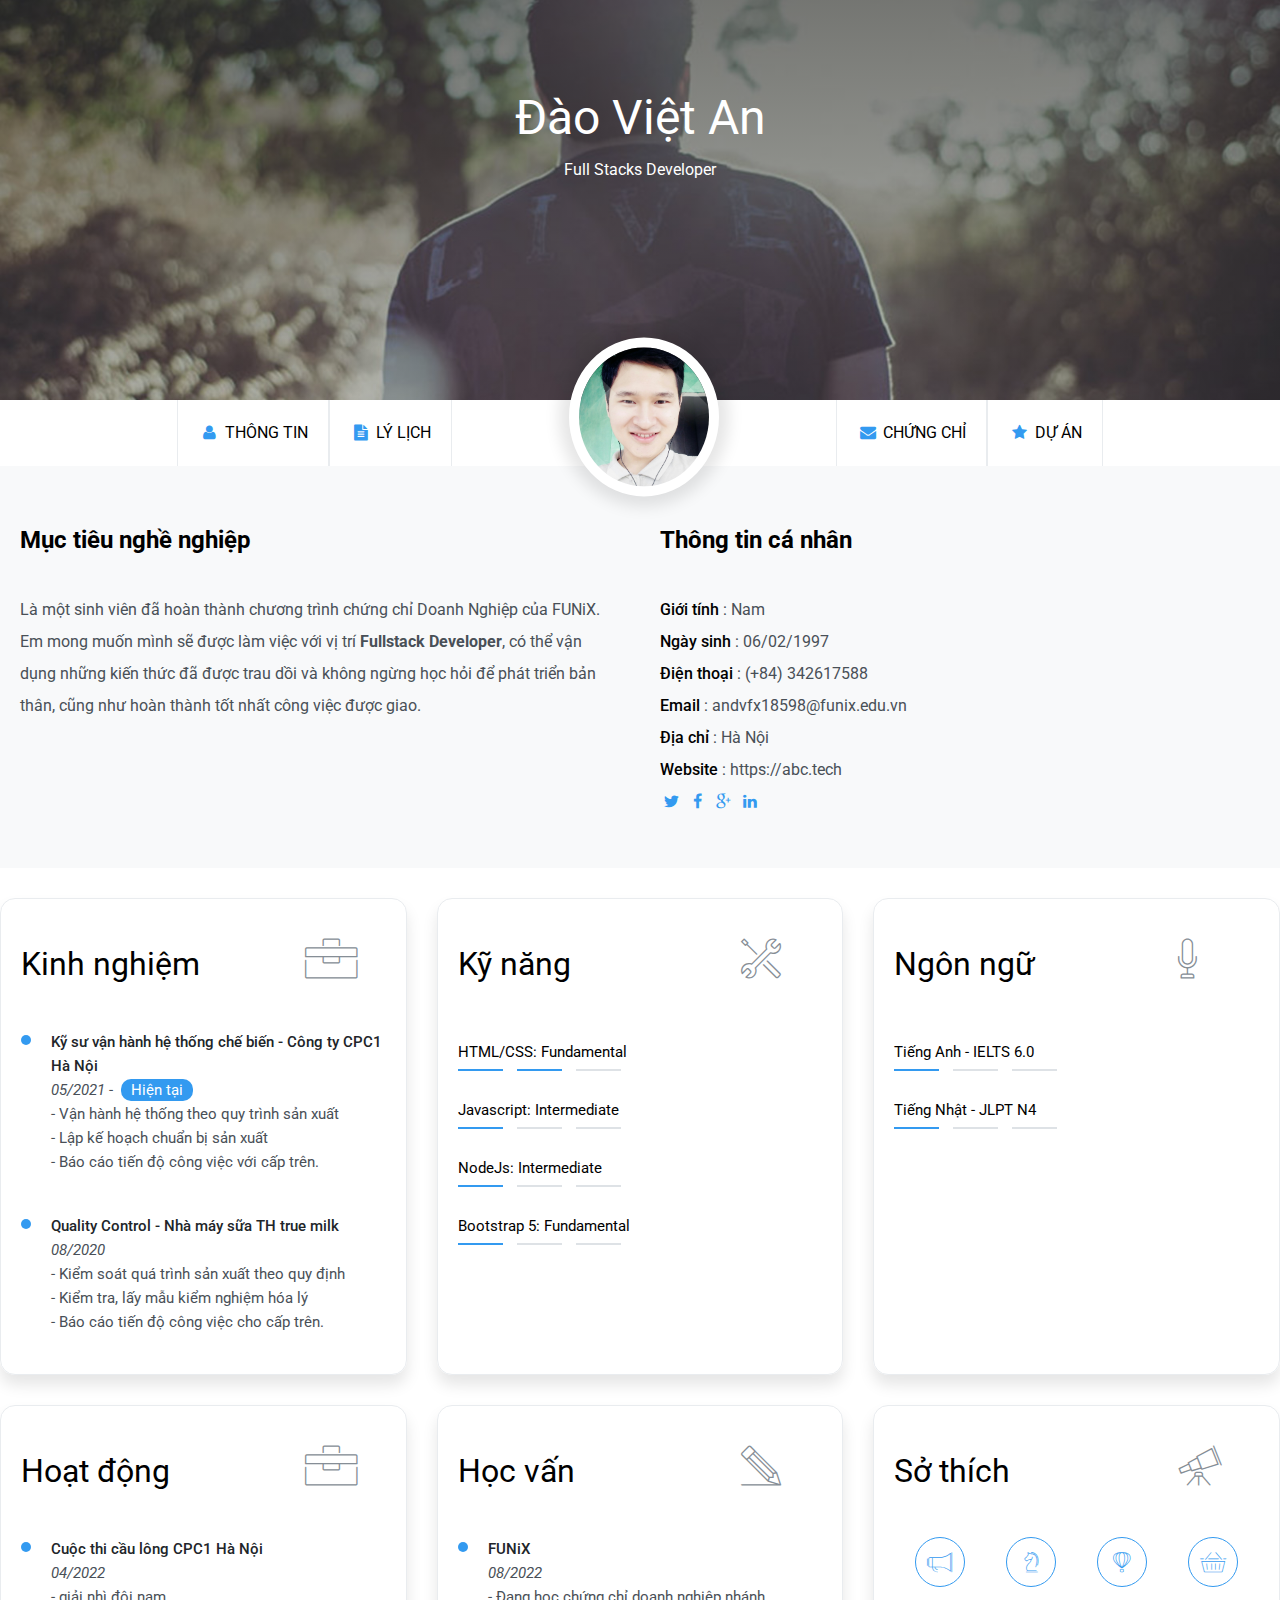
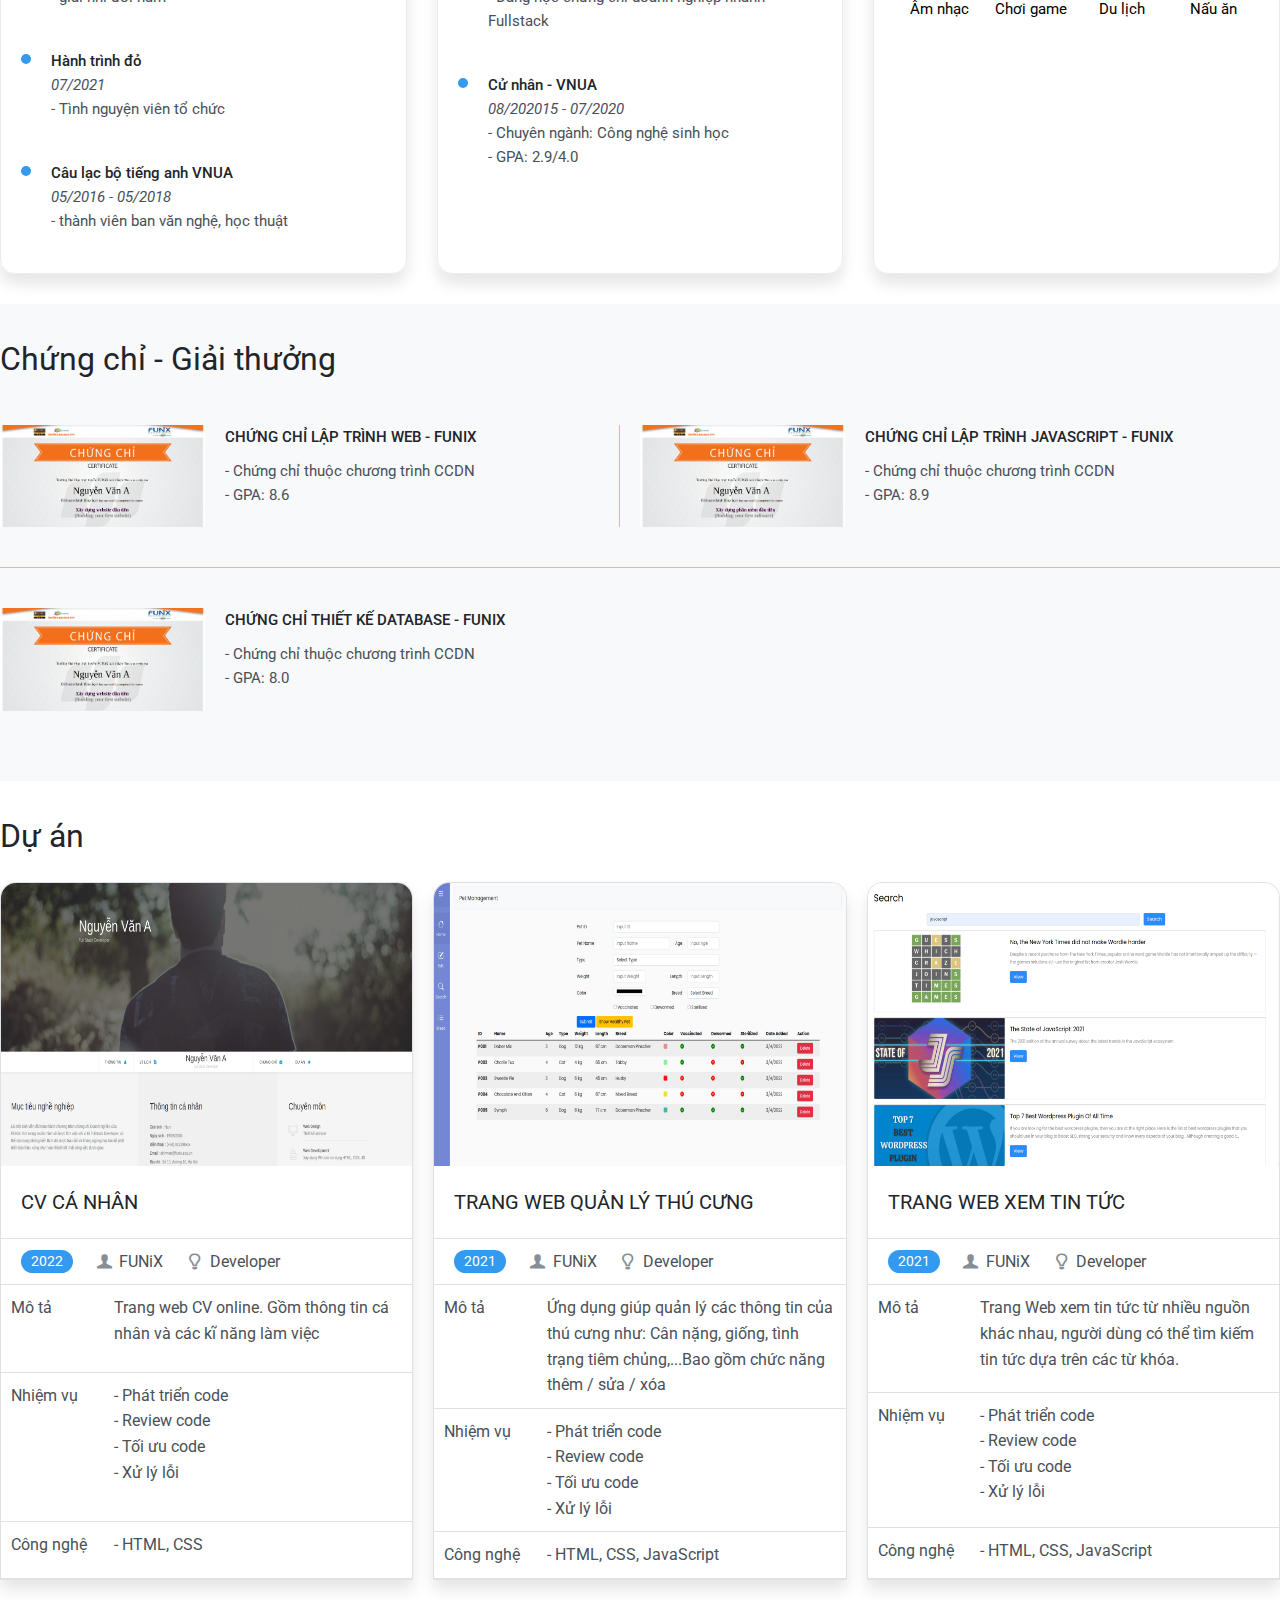
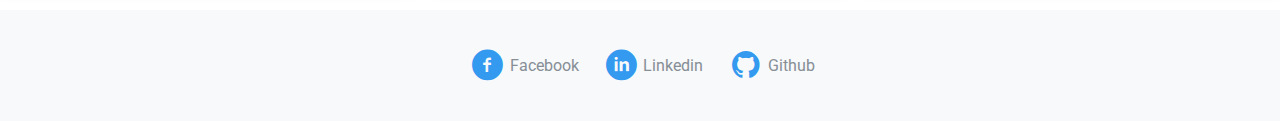
<file: index.html>
<!DOCTYPE html>
<html lang="en">
    <head>
        <meta charset="UTF-8" />
        <meta http-equiv="X-UA-Compatible" content="IE=edge" />
        <meta name="viewport" content="width=device-width, initial-scale=1.0" />
        <!-- Google font -->
        <link rel="preconnect" href="https://fonts.googleapis.com" />
        <link rel="preconnect" href="https://fonts.gstatic.com" crossorigin />
        <link
            href="https://fonts.googleapis.com/css2?family=Roboto:wght@100;300;400;500;700&display=swap"
            rel="stylesheet"
        />
        <!-- Bootstrap 5 -->
        <link
            href="https://cdn.jsdelivr.net/npm/bootstrap@5.2.2/dist/css/bootstrap.min.css"
            rel="stylesheet"
            integrity="sha384-Zenh87qX5JnK2Jl0vWa8Ck2rdkQ2Bzep5IDxbcnCeuOxjzrPF/et3URy9Bv1WTRi"
            crossorigin="anonymous"
        />
        <!-- CSS -->
        <link rel="stylesheet" href="./css/laptop.css" />
        <link rel="stylesheet" href="./css/tablet.css" />
        <link rel="stylesheet" href="./css/mobile.css" />
        <link rel="stylesheet" href="./css/font.css" />
        <title>Assignment 03</title>
    </head>

    <body>
        <div class="banner">
            <div class="container">
                <h1>Đào Việt An</h1>
                <p>Full Stacks Developer</p>
            </div>
        </div>

        <nav class="navigation">
            <div class="container">
                <a href="#about"><i class="icon-user"></i>&nbsp;Thông tin</a>
                <a href="#job"
                    ><i class="icon-doc-text-inv"></i>&nbsp;Lý lịch</a
                >
                <div class="nav-img">
                    <img src="./images/avatar.jpg" alt="avatar" />
                </div>
                <a href="#certificate"
                    ><i class="icon-mail-alt"></i>&nbsp;Chứng chỉ</a
                >
                <a href="#project"><i class="icon-star-1"></i>&nbsp;Dự Án</a>
            </div>
        </nav>

        <section id="about" class="about">
            <div class="container">
                <div class="target">
                    <h2 class="section-title">Mục tiêu nghề nghiệp</h2>
                    <p>
                        Là một sinh viên đã hoàn thành chương trình chứng chỉ
                        Doanh Nghiệp của FUNiX. Em mong muốn mình sẽ được làm
                        việc với vị trí
                        <b>Fullstack Developer</b>, có thể vận dụng những kiến
                        thức đã được trau dồi và không ngừng học hỏi để phát
                        triển bản thân, cũng như hoàn thành tốt nhất công việc
                        được giao.
                    </p>
                </div>
                <div class="info">
                    <h2 class="section-title">Thông tin cá nhân</h2>
                    <ul class="list-info">
                        <li><span>Giới tính</span> : Nam</li>
                        <li><span>Ngày sinh</span> : 06/02/1997</li>
                        <li><span>Điện thoại</span> : (+84) 342617588</li>
                        <li><span>Email</span> : andvfx18598@funix.edu.vn</li>
                        <li><span>Địa chỉ</span> : Hà Nội</li>
                        <li><span>Website</span> : https://abc.tech</li>
                    </ul>
                    <div class="social-link">
                        <a href="#"><i class="icon-twitter"></i></a>
                        <a href="#"><i class="icon-facebook"></i></a>
                        <a href="#"><i class="icon-gplus"></i></a>
                        <a href="#"><i class="icon-linkedin"></i></a>
                    </div>
                </div>
            </div>
        </section>

        <section id="job" class="job">
            <div class="container">
                <div class="experience">
                    <h2>Kinh nghiệm</h2>
                    <i class="ic-toolbox"></i>
                    <ul>
                        <!-- mỗi thẻ <li> là một module có cấu tạo giống nhau, dễ dàng bổ sung nếu cần mà vẫn giữ được style chung -->
                        <li>
                            <div class="time-line">
                                <p class="job-name">
                                    Kỹ sư vận hành hệ thống chế biến - Công ty
                                    CPC1 Hà Nội
                                </p>
                                <em>05/2021</em>&nbsp;-&nbsp;
                                <span class="state">Hiện tại</span>
                                <p>
                                    - Vận hành hệ thống theo quy trình sản
                                    xuất<br />
                                    - Lập kế hoạch chuẩn bị sản xuất <br />
                                    - Báo cáo tiến độ công việc với cấp trên.
                                </p>
                            </div>
                        </li>
                        <li>
                            <div class="time-line">
                                <p class="job-name">
                                    Quality Control - Nhà máy sữa TH true milk
                                </p>
                                <em>08/2020</em>
                                <p>
                                    - Kiểm soát quá trình sản xuất theo quy định
                                    <br />
                                    - Kiểm tra, lấy mẫu kiểm nghiệm hóa lý<br />
                                    - Báo cáo tiến độ công việc cho cấp trên.
                                </p>
                            </div>
                        </li>
                    </ul>
                </div>
                <div class="skill">
                    <h2>Kỹ năng</h2>
                    <i class="ic-tools-2"></i>
                    <div class="text-skill">
                        <!-- điều chỉnh level bằng cách thêm, bớt class="blue" vào thẻ <span>-->
                        <div>
                            <p>HTML/CSS: Fundamental</p>
                            <span class="blue"></span>
                            <span class="blue"></span>
                            <span></span>
                        </div>
                        <div>
                            <p>Javascript: Intermediate</p>
                            <span class="blue"></span>
                            <span></span>
                            <span></span>
                        </div>
                        <div>
                            <p>NodeJs: Intermediate</p>
                            <span class="blue"></span>
                            <span></span>
                            <span></span>
                        </div>
                        <div>
                            <p>Bootstrap 5: Fundamental</p>
                            <span class="blue"></span>
                            <span></span>
                            <span></span>
                        </div>
                    </div>
                </div>
                <div class="language">
                    <h2>Ngôn ngữ</h2>
                    <i class="ic-mic"></i>
                    <div class="text-language">
                        <!-- điều chỉnh level bằng cách thêm, bớt class="blue" vào thẻ <span>-->
                        <div>
                            <p>Tiếng Anh - IELTS 6.0</p>
                            <span class="blue"></span>
                            <span></span>
                            <span></span>
                        </div>
                        <div>
                            <p>Tiếng Nhật - JLPT N4</p>
                            <span class="blue"></span>
                            <span></span>
                            <span></span>
                        </div>
                    </div>
                </div>
                <div class="activity">
                    <h2>Hoạt động</h2>
                    <i class="ic-toolbox"></i>
                    <ul>
                        <!-- mỗi thẻ <li> là một module có cấu tạo giống nhau, dễ dàng bổ sung nếu cần mà vẫn giữ được style chung -->
                        <li>
                            <div class="time-line">
                                <p class="act">Cuộc thi cầu lông CPC1 Hà Nội</p>
                                <em>04/2022</em>
                                <p>- giải nhì đôi nam</p>
                            </div>
                        </li>
                        <li>
                            <div class="time-line">
                                <p class="act">Hành trình đỏ</p>
                                <em>07/2021</em>
                                <p>- Tình nguyện viên tổ chức</p>
                            </div>
                        </li>
                        <li>
                            <div class="time-line">
                                <p class="act">Câu lạc bộ tiếng anh VNUA</p>
                                <em>05/2016 - 05/2018</em>
                                <p>- thành viên ban văn nghệ, học thuật</p>
                            </div>
                        </li>
                    </ul>
                </div>
                <div class="education">
                    <h2>Học vấn</h2>
                    <i class="ic-pencil"></i>
                    <ul>
                        <!-- mỗi thẻ <li> là một module có cấu tạo giống nhau, dễ dàng bổ sung nếu cần mà vẫn giữ được style chung -->
                        <li>
                            <div class="time-line">
                                <p class="edu">FUNiX</p>
                                <em>08/2022</em>
                                <p>
                                    - Đang học chứng chỉ doanh nghiệp nhánh
                                    Fullstack
                                </p>
                            </div>
                        </li>
                        <li>
                            <div class="time-line">
                                <p class="edu">Cử nhân - VNUA</p>
                                <em>08/202015 - 07/2020</em>
                                <p>
                                    - Chuyên ngành: Công nghệ sinh học <br />
                                    - GPA: 2.9/4.0
                                </p>
                            </div>
                        </li>
                    </ul>
                </div>
                <div class="habit">
                    <h2>Sở thích</h2>
                    <i class="ic-telescope"></i>
                    <div class="text-habit">
                        <div>
                            <em class="ic-megaphone"></em>
                            <p>Âm nhạc</p>
                        </div>
                        <div>
                            <em class="ic-strategy"></em>
                            <p>Chơi game</p>
                        </div>
                        <div>
                            <em class="ic-hotairballoon"></em>
                            <p>Du lịch</p>
                        </div>
                        <div>
                            <em class="ic-basket"></em>
                            <p>Nấu ăn</p>
                        </div>
                    </div>
                </div>
            </div>
        </section>

        <section id="certificate" class="certificate">
            <div class="container">
                <h2 class="section-title">Chứng chỉ - Giải thưởng</h2>
                <div class="web">
                    <img src="./images/Cert_WEB.png" alt="web certificate" />
                    <div>
                        <h3>Chứng chỉ lập trình web - funix</h3>
                        <p>
                            - Chứng chỉ thuộc chương trình CCDN <br />
                            - GPA: 8.6
                        </p>
                    </div>
                </div>

                <div class="js">
                    <img
                        src="./images/Cert_PRF.png"
                        alt="JavaScript certificate"
                    />
                    <div>
                        <h3>chứng chỉ lập trình JavaScript - funix</h3>
                        <p>
                            - Chứng chỉ thuộc chương trình CCDN <br />
                            - GPA: 8.9
                        </p>
                    </div>
                </div>

                <div class="db">
                    <img
                        src="./images/Cert_DBI.png"
                        alt="database certificate"
                    />
                    <div>
                        <h3>Chứng chỉ thiết kế database - funix</h3>
                        <p>
                            - Chứng chỉ thuộc chương trình CCDN <br />
                            - GPA: 8.0
                        </p>
                    </div>
                </div>
            </div>
        </section>

        <section id="project" class="project">
            <div class="container">
                <h2 class="section-title">Dự án</h2>
                <!-- 3 thẻ <a> có cấu trúc module giống nhau, class: project-content và liên kết với trang project charter -->
                <a
                    href="project_01_charter.html"
                    class="project-content"
                    target="_blank"
                >
                    <img src="./images/project_1.png" alt="project_1.png" />
                    <div class="project-name">cv cá nhân</div>
                    <div class="project-time">
                        <span class="time">2022</span>
                        <span>
                            <i class="icon-user-1" style="color: #868e96"></i
                            >&nbsp;FUNiX
                        </span>
                        <span>
                            <i class="icon-lamp" style="color: #868e96"></i
                            >&nbsp;Developer
                        </span>
                    </div>
                    <!-- table cung cấp thông tin về dự án -->
                    <table>
                        <tbody>
                            <tr>
                                <td>Mô tả</td>
                                <td>
                                    Trang web CV online. Gồm thông tin cá nhân
                                    và các kĩ năng làm việc
                                </td>
                            </tr>
                            <tr>
                                <td>Nhiệm vụ</td>
                                <td>
                                    - Phát triển code <br />
                                    - Review code <br />
                                    - Tối ưu code<br />
                                    - Xử lý lỗi
                                </td>
                            </tr>
                            <tr>
                                <td>Công nghệ</td>
                                <td>- HTML, CSS</td>
                            </tr>
                        </tbody>
                    </table>
                </a>
                <a
                    href="project_02_charter.html"
                    class="project-content"
                    target="_blank"
                >
                    <img src="./images/project_2.png" alt="project_2.png" />
                    <div class="project-name">trang web quản lý thú cưng</div>
                    <div class="project-time">
                        <span class="time">2021</span>
                        <span>
                            <i class="icon-user-1" style="color: #868e96"></i
                            >&nbsp;FUNiX
                        </span>
                        <span>
                            <i class="icon-lamp" style="color: #868e96"></i
                            >&nbsp;Developer
                        </span>
                    </div>
                    <!-- table cung cấp thông tin về dự án -->
                    <table>
                        <tbody>
                            <tr>
                                <td>Mô tả</td>
                                <td>
                                    Ứng dụng giúp quản lý các thông tin của thú
                                    cưng như: Cân nặng, giống, tình trạng tiêm
                                    chủng,...Bao gồm chức năng thêm / sửa / xóa
                                </td>
                            </tr>
                            <tr>
                                <td>Nhiệm vụ</td>
                                <td>
                                    - Phát triển code <br />
                                    - Review code <br />
                                    - Tối ưu code<br />
                                    - Xử lý lỗi
                                </td>
                            </tr>
                            <tr>
                                <td>Công nghệ</td>
                                <td>- HTML, CSS, JavaScript</td>
                            </tr>
                        </tbody>
                    </table>
                </a>
                <a
                    href="project_03_charter.html"
                    class="project-content"
                    target="_blank"
                >
                    <img src="./images/project_3.png" alt="project_3.png" />
                    <div class="project-name">trang web xem tin tức</div>
                    <div class="project-time">
                        <span class="time">2021</span>
                        <span>
                            <i class="icon-user-1" style="color: #868e96"></i
                            >&nbsp;FUNiX
                        </span>
                        <span>
                            <i class="icon-lamp" style="color: #868e96"></i
                            >&nbsp;Developer
                        </span>
                    </div>
                    <!-- table cung cấp thông tin về dự án -->
                    <table>
                        <tbody>
                            <tr>
                                <td>Mô tả</td>
                                <td>
                                    Trang Web xem tin tức từ nhiều nguồn khác
                                    nhau, người dùng có thể tìm kiếm tin tức dựa
                                    trên các từ khóa.
                                </td>
                            </tr>
                            <tr>
                                <td>Nhiệm vụ</td>
                                <td>
                                    - Phát triển code <br />
                                    - Review code <br />
                                    - Tối ưu code<br />
                                    - Xử lý lỗi
                                </td>
                            </tr>
                            <tr>
                                <td>Công nghệ</td>
                                <td>- HTML, CSS, JavaScript</td>
                            </tr>
                        </tbody>
                    </table>
                </a>
            </div>
        </section>

        <footer id="footer" class="footer">
            <div class="container">
                <a
                    href="https://www.facebook.com/Captain.Viet.An/"
                    target="_blank"
                    ><i class="icon-facebook-circled"> </i
                    ><span>Facebook</span></a
                >

                <a href="#"
                    ><i class="icon-linkedin-circled"></i
                    ><span>Linkedin</span></a
                >

                <a href="https://github.com/daovietan-dev" target="_blank"
                    ><i class="icon-github-circled"></i><span>Github</span></a
                >
            </div>
        </footer>

        <!-- JavaScript Bundle with Popper -->
        <script
            src="https://cdn.jsdelivr.net/npm/bootstrap@5.2.2/dist/js/bootstrap.bundle.min.js"
            integrity="sha384-OERcA2EqjJCMA+/3y+gxIOqMEjwtxJY7qPCqsdltbNJuaOe923+mo//f6V8Qbsw3"
            crossorigin="anonymous"
        ></script>
    </body>
</html>
</file>
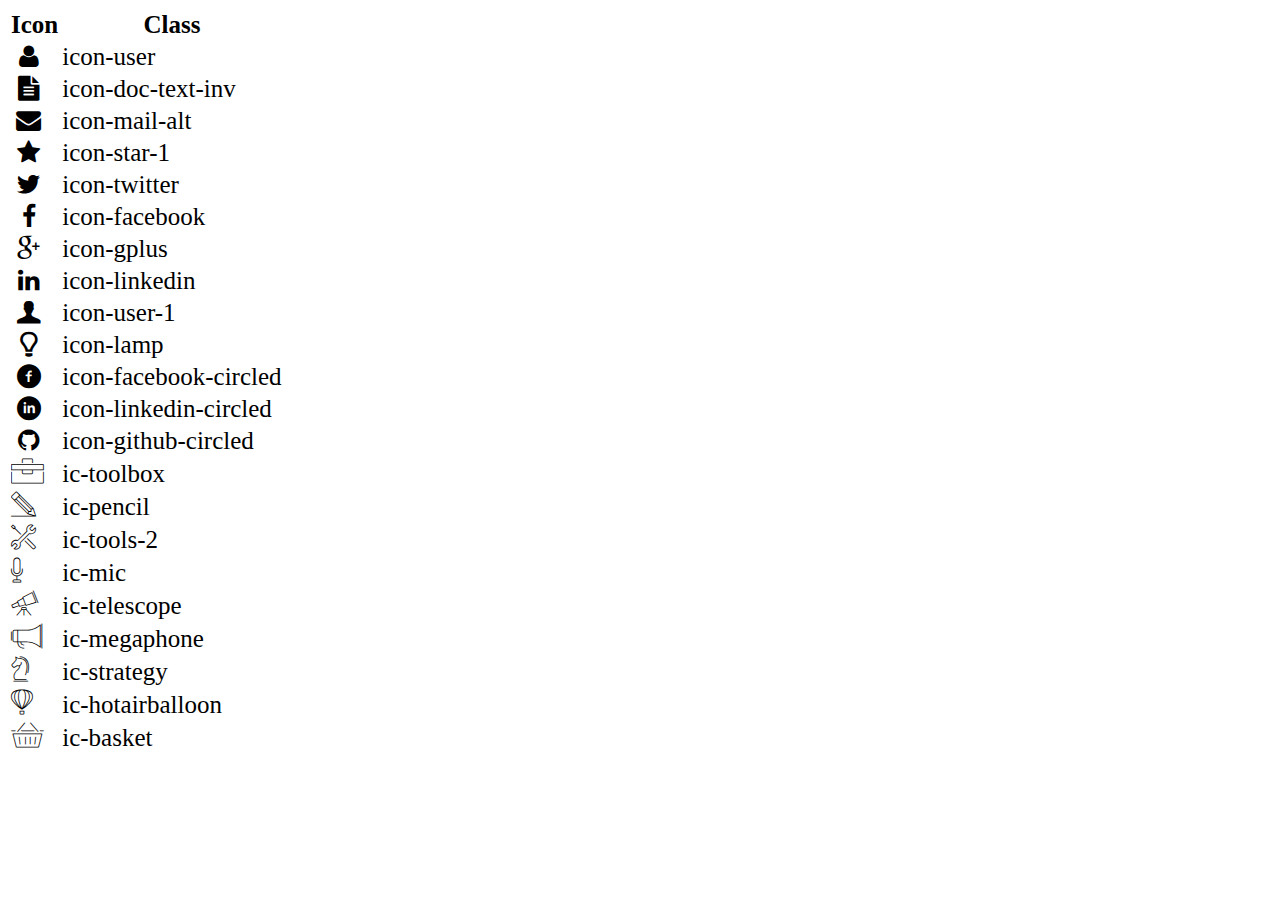
<file: icon-list.html>
<!DOCTYPE html>
<html lang="en">
  <head>
    <meta charset="UTF-8" />
    <meta http-equiv="X-UA-Compatible" content="IE=edge" />
    <meta name="viewport" content="width=device-width, initial-scale=1.0" />
    <link rel="stylesheet" href="css/font.css" />
    <title>Icon List</title>
  </head>

  <body>
    <table style="font-size: 25px">
      <thead>
        <tr>
          <th>Icon</th>
          <th>Class</th>
        </tr>
      </thead>
      <tbody>
        <tr>
          <td><i class="icon-user"></i></td>
          <td>icon-user</td>
        </tr>
        <tr>
          <td><i class="icon-doc-text-inv"></i></td>
          <td>icon-doc-text-inv</td>
        </tr>
        <tr>
          <td><i class="icon-mail-alt"></i></td>
          <td>icon-mail-alt</td>
        </tr>
        <tr>
          <td><i class="icon-star-1"></i></td>
          <td>icon-star-1</td>
        </tr>
        <tr>
          <td><i class="icon-twitter"></i></td>
          <td>icon-twitter</td>
        </tr>
        <tr>
          <td><i class="icon-facebook"></i></td>
          <td>icon-facebook</td>
        </tr>
        <tr>
          <td><i class="icon-gplus"></i></td>
          <td>icon-gplus</td>
        </tr>
        <tr>
          <td><i class="icon-linkedin"></i></td>
          <td>icon-linkedin</td>
        </tr>
        <tr>
          <td><i class="icon-user-1"></i></td>
          <td>icon-user-1</td>
        </tr>
        <tr>
          <td><i class="icon-lamp"></i></td>
          <td>icon-lamp</td>
        </tr>
        <tr>
          <td><i class="icon-facebook-circled"></i></td>
          <td>icon-facebook-circled</td>
        </tr>
        <tr>
          <td><i class="icon-linkedin-circled"></i></td>
          <td>icon-linkedin-circled</td>
        </tr>
        <tr>
          <td><i class="icon-github-circled"></i></td>
          <td>icon-github-circled</td>
        </tr>
        <tr>
          <td><i class="ic-toolbox"></i></td>
          <td>ic-toolbox</td>
        </tr>
        <tr>
          <td><i class="ic-pencil"></i></td>
          <td>ic-pencil</td>
        </tr>
        <tr>
          <td><i class="ic-tools-2"></i></td>
          <td>ic-tools-2</td>
        </tr>

        <tr>
          <td><i class="ic-mic"></i></td>
          <td>ic-mic</td>
        </tr>
        <tr>
          <td><i class="ic-telescope"></i></td>
          <td>ic-telescope</td>
        </tr>
        <tr>
          <td><i class="ic-megaphone"></i></td>
          <td>ic-megaphone</td>
        </tr>
        <tr>
          <td><i class="ic-strategy"></i></td>
          <td>ic-strategy</td>
        </tr>
        <tr>
          <td><i class="ic-hotairballoon"></i></td>
          <td>ic-hotairballoon</td>
        </tr>
        <tr>
          <td><i class="ic-basket"></i></td>
          <td>ic-basket</td>
        </tr>
      </tbody>
    </table>
  </body>
</html>
</file>
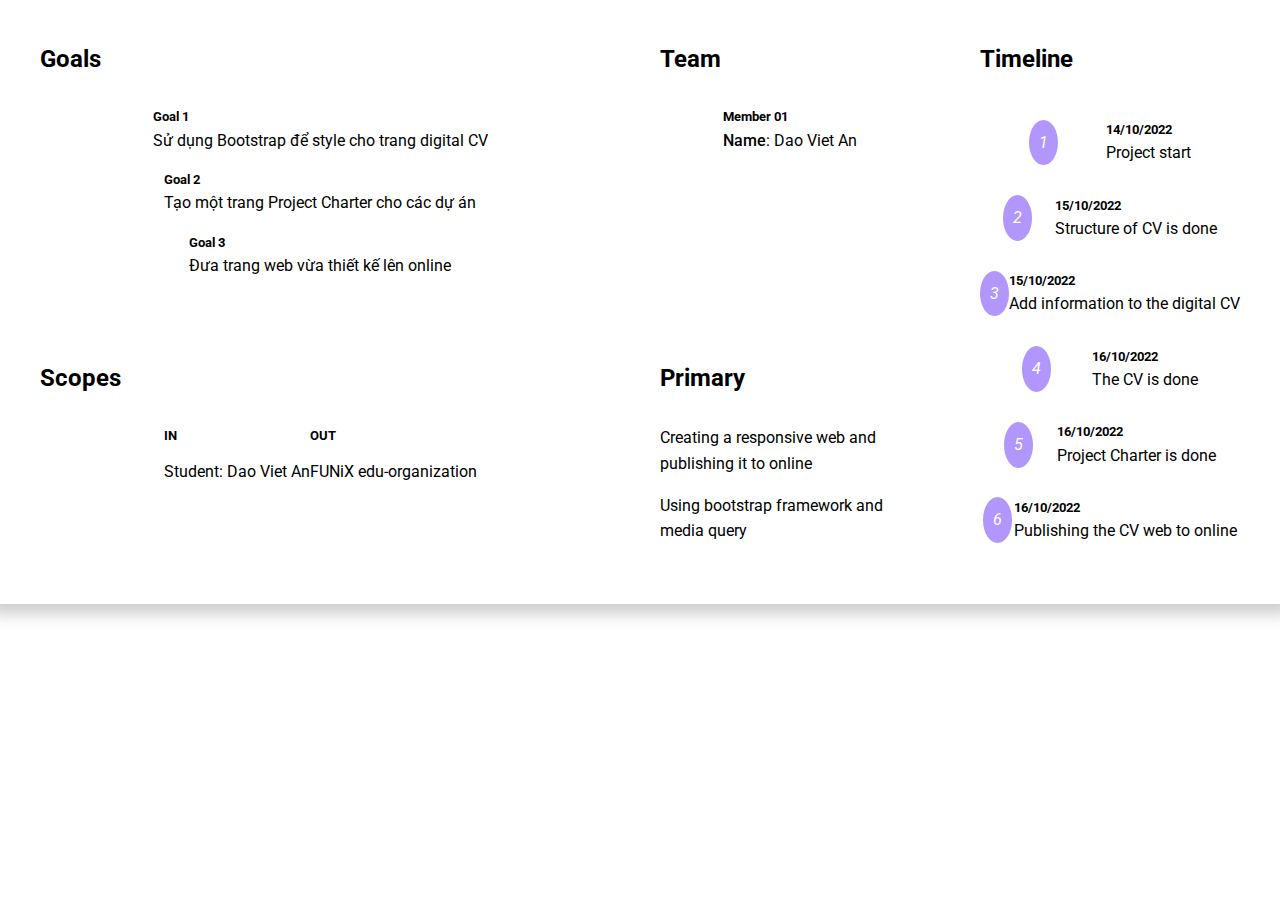
<file: project_01_charter.html>
<!DOCTYPE html>
<html lang="en">
    <head>
        <meta charset="UTF-8" />
        <meta http-equiv="X-UA-Compatible" content="IE=edge" />
        <meta name="viewport" content="width=device-width, initial-scale=1.0" />
        <!-- font-awesome icon css -->
        <link
            rel="stylesheet"
            href="https://cdnjs.cloudflare.com/ajax/libs/font-awesome/6.2.0/css/all.min.css"
            integrity="sha512-xh6O/CkQoPOWDdYTDqeRdPCVd1SpvCA9XXcUnZS2FmJNp1coAFzvtCN9BmamE+4aHK8yyUHUSCcJHgXloTyT2A=="
            crossorigin="anonymous"
            referrerpolicy="no-referrer"
        />
        <!-- Google font -->
        <link rel="stylesheet" href="./css/font.css" />
        <link rel="preconnect" href="https://fonts.googleapis.com" />
        <link rel="preconnect" href="https://fonts.gstatic.com" crossorigin />
        <link
            href="https://fonts.googleapis.com/css2?family=Roboto:wght@100;300;400;500;700&display=swap"
            rel="stylesheet"
        />
        <!-- Bootstrap -->
        <link
            href="https://cdn.jsdelivr.net/npm/bootstrap@5.2.2/dist/css/bootstrap.min.css"
            rel="stylesheet"
            integrity="sha384-Zenh87qX5JnK2Jl0vWa8Ck2rdkQ2Bzep5IDxbcnCeuOxjzrPF/et3URy9Bv1WTRi"
            crossorigin="anonymous"
        />
        <!-- CSS -->
        <link
            rel="stylesheet"
            href="./css/project charter/project charter.css"
        />
        <title>Project Charter</title>
    </head>

    <body>
        <div class="container bg-primary mt-5 mb-5">
            <!-- GOALS -->
            <div class="goal section bg-light">
                <h2 class="section-title">Goals</h2>
                <!-- mỗi thẻ <div> tương ứng với một goal -->
                <div class="goal-01 row">
                    <i class="fa-solid fa-flag-checkered col-lg-2"></i>
                    <div class="col-lg-10">
                        <h5>Goal 1</h5>
                        <p>Sử dụng Bootstrap để style cho trang digital CV</p>
                    </div>
                </div>
                <div class="goal-02 row">
                    <i class="fa-solid fa-flag-checkered col-lg-2"></i>
                    <div class="col-lg-10">
                        <h5>Goal 2</h5>
                        <p>Tạo một trang Project Charter cho các dự án</p>
                    </div>
                </div>
                <div class="goal-03 row">
                    <i class="fa-solid fa-flag-checkered col-lg-2"></i>
                    <div class="col-lg-10">
                        <h5>Goal 3</h5>
                        <p>Đưa trang web vừa thiết kế lên online</p>
                    </div>
                </div>
            </div>

            <!-- TEAM -->
            <div class="team section bg-light">
                <h2 class="section-title">Team</h2>
                <!-- mỗi thẻ <div> tương ứng với mỗi thành viên -->
                <div class="member-01 row">
                    <i class="fa-solid fa-user col-lg-3"></i>
                    <div class="col-lg-9">
                        <h5>Member 01</h5>
                        <p>
                            <span style="font-weight: 500">Name</span>: Dao Viet
                            An
                        </p>
                    </div>
                </div>
            </div>

            <!-- TIMELINE -->
            <div class="time-line section bg-light">
                <h2 class="section-title">Timeline</h2>
                <!-- mỗi thẻ <div> tương ứng với một time line -->
                <div class="time-01 row">
                    <i
                        class="fa-regular fa-circle-number col-lg-2 col-sm-1 col-2"
                        >1</i
                    >
                    <div class="col-lg-9">
                        <h5>14/10/2022</h5>
                        <p>Project start</p>
                    </div>
                </div>
                <div class="time-02 row">
                    <i
                        class="fa-regular fa-circle-number col-lg-2 col-sm-1 col-2"
                        >2</i
                    >
                    <div class="col-lg-9">
                        <h5>15/10/2022</h5>
                        <p>Structure of CV is done</p>
                    </div>
                </div>
                <div class="time-03 row">
                    <i
                        class="fa-regular fa-circle-number col-lg-2 col-sm-1 col-2"
                        >3</i
                    >
                    <div class="col-lg-9">
                        <h5>15/10/2022</h5>
                        <p>Add information to the digital CV</p>
                    </div>
                </div>
                <div class="time-04 row">
                    <i
                        class="fa-regular fa-circle-number col-lg-2 col-sm-1 col-2"
                        >4</i
                    >
                    <div class="col-lg-9">
                        <h5>16/10/2022</h5>
                        <p>The CV is done</p>
                    </div>
                </div>
                <div class="time-05 row">
                    <i
                        class="fa-regular fa-circle-number col-lg-2 col-sm-1 col-2"
                        >5</i
                    >
                    <div class="col-lg-9">
                        <h5>16/10/2022</h5>
                        <p>Project Charter is done</p>
                    </div>
                </div>
                <div class="time-06 row">
                    <i
                        class="fa-regular fa-circle-number col-lg-2 col-sm-1 col-2"
                        >6</i
                    >
                    <div class="col-lg-9">
                        <h5>16/10/2022</h5>
                        <p>Publishing the CV web to online</p>
                    </div>
                </div>
            </div>

            <!-- SCOPES -->
            <div class="scope section bg-light">
                <h2 class="section-title">Scopes</h2>
                <div class="row">
                    <!-- mỗi thẻ <p> là một bên tham gia dự án -->
                    <div class="in col-lg-6">
                        <h5>IN</h5>
                        <p>Student: Dao Viet An</p>
                    </div>
                    <div class="out col-lg-6">
                        <h5>OUT</h5>
                        <p>FUNiX edu-organization</p>
                    </div>
                </div>
            </div>

            <!-- PRIMARY -->
            <div class="primary section bg-light">
                <h2 class="section-title">Primary</h2>
                <!-- mỗi thẻ <div> tương ứng với mỗi primary -->
                <div class="primary-01 row">
                    <i class="fa-solid fa-circle-question col-lg-3"></i>
                    <div class="col-lg-9">
                        <p>
                            Creating a responsive web and publishing it to
                            online
                        </p>
                    </div>
                </div>
                <div class="primary-02 row">
                    <i class="fa-solid fa-circle-question col-lg-3"></i>
                    <div class="col-lg-9">
                        <p>Using bootstrap framework and media query</p>
                    </div>
                </div>
            </div>
        </div>
    </body>
</html>
</file>
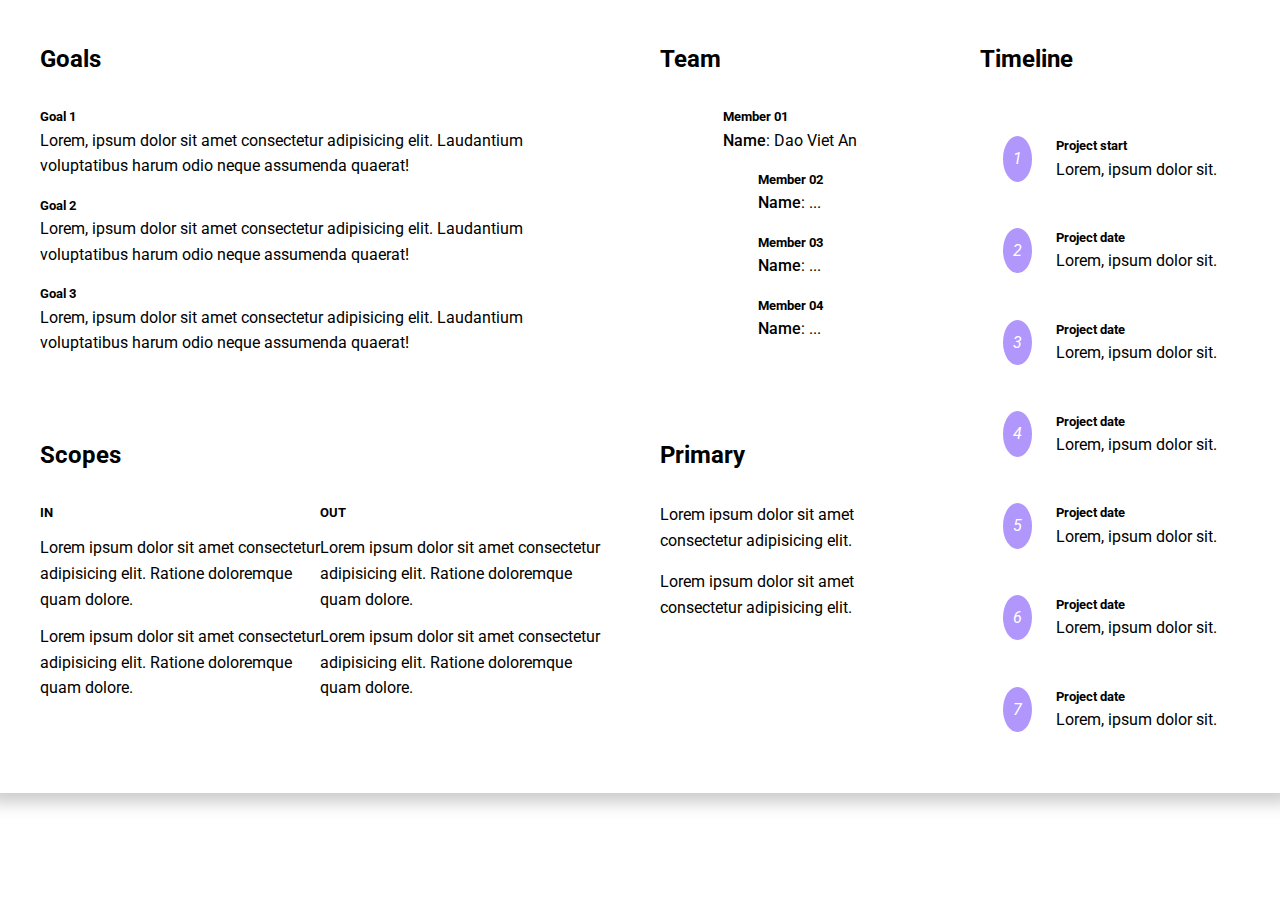
<file: project_02_charter.html>
<!DOCTYPE html>
<html lang="en">
    <head>
        <meta charset="UTF-8" />
        <meta http-equiv="X-UA-Compatible" content="IE=edge" />
        <meta name="viewport" content="width=device-width, initial-scale=1.0" />
        <!-- font-awesome icon css -->
        <link
            rel="stylesheet"
            href="https://cdnjs.cloudflare.com/ajax/libs/font-awesome/6.2.0/css/all.min.css"
            integrity="sha512-xh6O/CkQoPOWDdYTDqeRdPCVd1SpvCA9XXcUnZS2FmJNp1coAFzvtCN9BmamE+4aHK8yyUHUSCcJHgXloTyT2A=="
            crossorigin="anonymous"
            referrerpolicy="no-referrer"
        />
        <!-- Google font -->
        <link rel="stylesheet" href="./css/font.css" />
        <link rel="preconnect" href="https://fonts.googleapis.com" />
        <link rel="preconnect" href="https://fonts.gstatic.com" crossorigin />
        <link
            href="https://fonts.googleapis.com/css2?family=Roboto:wght@100;300;400;500;700&display=swap"
            rel="stylesheet"
        />
        <!-- Bootstrap -->
        <link
            href="https://cdn.jsdelivr.net/npm/bootstrap@5.2.2/dist/css/bootstrap.min.css"
            rel="stylesheet"
            integrity="sha384-Zenh87qX5JnK2Jl0vWa8Ck2rdkQ2Bzep5IDxbcnCeuOxjzrPF/et3URy9Bv1WTRi"
            crossorigin="anonymous"
        />
        <!-- CSS -->
        <link
            rel="stylesheet"
            href="./css/project charter/project charter.css"
        />
        <title>Project Charter</title>
    </head>
    <body>
        <div class="container bg-primary mt-5 mb-5">
            <!-- GOALS -->
            <div class="goal section bg-light">
                <h2 class="section-title">Goals</h2>
                <!-- mỗi thẻ <div> tương ứng với một goal -->
                <div class="goal-01 row">
                    <i class="fa-solid fa-flag-checkered col-lg-2"></i>
                    <div class="col-lg-10">
                        <h5>Goal 1</h5>
                        <p>
                            Lorem, ipsum dolor sit amet consectetur adipisicing
                            elit. Laudantium voluptatibus harum odio neque
                            assumenda quaerat!
                        </p>
                    </div>
                </div>
                <div class="goal-02 row">
                    <i class="fa-solid fa-flag-checkered col-lg-2"></i>
                    <div class="col-lg-10">
                        <h5>Goal 2</h5>
                        <p>
                            Lorem, ipsum dolor sit amet consectetur adipisicing
                            elit. Laudantium voluptatibus harum odio neque
                            assumenda quaerat!
                        </p>
                    </div>
                </div>
                <div class="goal-03 row">
                    <i class="fa-solid fa-flag-checkered col-lg-2"></i>
                    <div class="col-lg-10">
                        <h5>Goal 3</h5>
                        <p>
                            Lorem, ipsum dolor sit amet consectetur adipisicing
                            elit. Laudantium voluptatibus harum odio neque
                            assumenda quaerat!
                        </p>
                    </div>
                </div>
            </div>

            <!-- TEAM -->
            <div class="team section bg-light">
                <h2 class="section-title">Team</h2>
                <!-- mỗi thẻ <div> tương ứng với mỗi thành viên -->
                <div class="member-01 row">
                    <i class="fa-solid fa-user col-lg-3"></i>
                    <div class="col-lg-9">
                        <h5>Member 01</h5>
                        <p>
                            <span style="font-weight: 500">Name</span>: Dao Viet
                            An
                        </p>
                    </div>
                </div>
                <div class="member-02 row">
                    <i class="fa-solid fa-user col-lg-3"></i>
                    <div class="col-lg-9">
                        <h5>Member 02</h5>
                        <p><span style="font-weight: 500">Name</span>: ...</p>
                    </div>
                </div>
                <div class="member-03 row">
                    <i class="fa-solid fa-user col-lg-3"></i>
                    <div class="col-lg-9">
                        <h5>Member 03</h5>
                        <p><span style="font-weight: 500">Name</span>: ...</p>
                    </div>
                </div>
                <div class="member-04 row">
                    <i class="fa-solid fa-user col-lg-3"></i>
                    <div class="col-lg-9">
                        <h5>Member 04</h5>
                        <p><span style="font-weight: 500">Name</span>: ...</p>
                    </div>
                </div>
            </div>

            <!-- TIMELINE -->
            <div class="time-line section bg-light">
                <h2 class="section-title">Timeline</h2>
                <!-- mỗi thẻ <div> tương ứng với một time line -->
                <div class="time-01 row">
                    <i
                        class="fa-regular fa-circle-number col-lg-2 col-sm-1 col-2"
                        >1</i
                    >
                    <div class="col-lg-9">
                        <h5>Project start</h5>
                        <p>Lorem, ipsum dolor sit.</p>
                    </div>
                </div>
                <div class="time-02 row">
                    <i
                        class="fa-regular fa-circle-number col-lg-2 col-sm-1 col-2"
                        >2</i
                    >
                    <div class="col-lg-9">
                        <h5>Project date</h5>
                        <p>Lorem, ipsum dolor sit.</p>
                    </div>
                </div>
                <div class="time-03 row">
                    <i
                        class="fa-regular fa-circle-number col-lg-2 col-sm-1 col-2"
                        >3</i
                    >
                    <div class="col-lg-9">
                        <h5>Project date</h5>
                        <p>Lorem, ipsum dolor sit.</p>
                    </div>
                </div>
                <div class="time-04 row">
                    <i
                        class="fa-regular fa-circle-number col-lg-2 col-sm-1 col-2"
                        >4</i
                    >
                    <div class="col-lg-9">
                        <h5>Project date</h5>
                        <p>Lorem, ipsum dolor sit.</p>
                    </div>
                </div>
                <div class="time-05 row">
                    <i
                        class="fa-regular fa-circle-number col-lg-2 col-sm-1 col-2"
                        >5</i
                    >
                    <div class="col-lg-9">
                        <h5>Project date</h5>
                        <p>Lorem, ipsum dolor sit.</p>
                    </div>
                </div>
                <div class="time-06 row">
                    <i
                        class="fa-regular fa-circle-number col-lg-2 col-sm-1 col-2"
                        >6</i
                    >
                    <div class="col-lg-9">
                        <h5>Project date</h5>
                        <p>Lorem, ipsum dolor sit.</p>
                    </div>
                </div>
                <div class="time-07 row">
                    <i
                        class="fa-regular fa-circle-number col-lg-2 col-sm-1 col-2"
                        >7</i
                    >
                    <div class="col-lg-9">
                        <h5>Project date</h5>
                        <p>Lorem, ipsum dolor sit.</p>
                    </div>
                </div>
            </div>

            <!-- SCOPES -->
            <div class="scope section bg-light">
                <h2 class="section-title">Scopes</h2>
                <div class="row">
                    <!-- mỗi thẻ <p> là một bên tham gia dự án -->
                    <div class="in col-lg-6">
                        <h5>IN</h5>
                        <p>
                            Lorem ipsum dolor sit amet consectetur adipisicing
                            elit. Ratione doloremque quam dolore.
                        </p>
                        <p>
                            Lorem ipsum dolor sit amet consectetur adipisicing
                            elit. Ratione doloremque quam dolore.
                        </p>
                    </div>
                    <div class="out col-lg-6">
                        <h5>OUT</h5>
                        <p>
                            Lorem ipsum dolor sit amet consectetur adipisicing
                            elit. Ratione doloremque quam dolore.
                        </p>
                        <p>
                            Lorem ipsum dolor sit amet consectetur adipisicing
                            elit. Ratione doloremque quam dolore.
                        </p>
                    </div>
                </div>
            </div>

            <!-- PRIMARY -->
            <div class="primary section bg-light">
                <h2 class="section-title">Primary</h2>
                <!-- mỗi thẻ <div> tương ứng với mỗi primary -->
                <div class="primary-01 row">
                    <i class="fa-solid fa-circle-question col-lg-3"></i>
                    <div class="col-lg-9">
                        <p>
                            Lorem ipsum dolor sit amet consectetur adipisicing
                            elit.
                        </p>
                    </div>
                </div>
                <div class="primary-02 row">
                    <i class="fa-solid fa-circle-question col-lg-3"></i>
                    <div class="col-lg-9">
                        <p>
                            Lorem ipsum dolor sit amet consectetur adipisicing
                            elit.
                        </p>
                    </div>
                </div>
            </div>
        </div>
    </body>
</html>
</file>
<file: css/laptop.css>
* {
    margin: 0;
    padding: 0;
    box-sizing: border-box;
}
:root {
    --blue-color: #339af0;
    --light-grey: #e9ecef;
    --bg-grey: #f8f9fa;
    --grey-color: #495057;
}
body {
    font-family: "roboto", sans-serif;
    line-height: 1.6;
    cursor: url(../images/Arrow.cur), auto;
}

a:link,
a:visited {
    text-decoration: none;
    color: #868e96;
}

a:hover,
a:active {
    cursor: url(../images/HAND\ CURSOR\ COMIC.cur), auto;
}

i {
    color: var(--blue-color);
}

.time-line > p:first-child {
    color: #212529;
    font-weight: 500;
}
/* ---------------------------------- */
/* BANNER */
.banner {
    background-image: linear-gradient(
            rgba(34, 34, 34, 0.6),
            rgba(34, 34, 34, 0.3)
        ),
        url(../images/banner.jpg);
    background-size: cover;
    height: 400px;
    text-align: center;
    color: white;
}

.banner .container {
    position: relative;
    top: 20%;
}
.banner .container h1 {
    font-size: 3rem;
    font-weight: 400;
}

/* NAVBAR */
.navigation .container {
    display: flex;
    justify-content: center;
    align-items: center;
    position: relative;
    text-transform: uppercase;
    text-align: center;
}

.navigation a:link,
.navigation a:visited {
    padding: 20px;
    border-right: 1px solid var(--light-grey);
    border-left: 1px solid var(--light-grey);
    color: inherit;
}

.navigation a:hover,
.navigation a:active {
    background-color: var(--light-grey);
}

.nav-img {
    position: relative;
    width: 30%;
}

.nav-img img {
    position: absolute;
    left: 50%;
    top: 50%;
    transform: translate(-50%, -60%);
    width: 150px;
    background-color: #fff;
    border: 10px solid #fff;
    border-radius: 50%;
    box-shadow: 0 0 15px 10px rgba(0, 0, 0, 0.1);
}

/* ---------------------------------- */
/* ABOUT */
.about {
    background-color: var(--bg-grey);
}

.about .container {
    display: grid;
    grid-template-columns: 1fr 1fr;
    justify-content: center;
    line-height: 2;
}

.target,
.info {
    padding: 50px 20px;
}
.target p,
.info ul {
    color: #495057;
}

.target .section-title,
.info .section-title {
    padding-bottom: 30px;
}

.list-info {
    list-style-type: none;
    padding: 0;
}

.list-info span {
    color: initial;
    font-weight: 500;
}

/* ---------------------------------- */
/* JOB */
/* sử dụng flex */
.job {
    padding: 30px 0;
}

.job .container {
    display: flex;
    flex-wrap: wrap;
    gap: 30px;
}

/* grid layout */
.experience,
.education,
.activity,
.habit,
.language,
.skill {
    display: grid;
    grid-template-columns: 3fr 1fr;
    grid-template-rows: auto 1fr;
    font-size: 15px;
    border: 1px solid #e9ecef;
    border-radius: 15px;
    box-shadow: 0 10px 15px 0 rgba(0, 0, 0, 0.1);
    flex: calc(100% / 4);
}
.job h2 {
    margin: 40px 20px;
    font-size: 32px;
    font-weight: 400;
}
.job i {
    margin: 40px 0;
    font-size: 40px;
    color: #868e96;
}
/* experience, skill, activity layout */
.state {
    padding: 2px 10px;
    background-color: #339af0;
    border-radius: 10px;
    color: #fff;
}
.job ul {
    grid-area: 2 / span 2;
    margin: 0 20px 40px 50px;
    list-style-type: none;
    display: flex;
    flex-direction: column;
    gap: 40px;
}
.job li {
    position: relative;
    color: #495057;
}
.job li::before {
    content: "";
    position: absolute;
    width: 10px;
    height: 10px;
    background-color: #339af0;
    top: 5px;
    left: -30px;
    border-radius: 50%;
}
/* habit layout */
.text-habit {
    grid-area: 2 / span 2;
    display: grid;
    grid-template-columns: repeat(4, 1fr);
    text-align: center;
    margin: 0 20px;
}
.text-habit em {
    display: flex;
    align-items: center;
    justify-content: center;
    margin: 0 auto 10px auto;
    font-size: 20px;
    width: 50px;
    height: 50px;
    color: #339af0;
    border: 1px solid #339af0;
    border-radius: 50%;
}
/* skill, language layout */
.text-skill,
.text-language {
    grid-area: 2 / span 2;
    display: flex;
    flex-direction: column;
    gap: 10px;
    margin: 0 20px;
    padding: 10px 0;
}
.text-skill span,
.text-language span {
    display: inline-block;
    background-color: #dee2e6;
    width: 45px;
    height: 2px;
    margin-right: 10px;
    margin-bottom: 10px;
}
.text-skill span.blue,
.text-language span.blue {
    background-color: #339af0;
}

/* ---------------------------------- */
/* CERTIFICATE */
/* sử dụng grid */
.certificate {
    background-color: var(--bg-grey);
    padding: 30px 0;
}

.certificate .container {
    display: grid;
    grid-template-columns: 1fr 1fr;
    grid-template-rows: auto 1fr 1fr;
    color: #495057;
    font-size: 15px;
}
.certificate h2 {
    grid-area: 1 / span 2;
    color: #212529;
    font-size: 32px;
    font-weight: 400;
}

.certificate img {
    width: 205px;
    margin-right: 20px;
}
/* style mỗi cell */
.web,
.js,
.db {
    display: flex;
    padding: 40px 0;
}
.certificate h3 {
    text-transform: uppercase;
    color: #212529;
    font-size: 15px;
    font-weight: 500;
    margin-bottom: 10px;
}
/* tạo border*/
.certificate .web div {
    border-right: 1px solid #d6c08d;
    margin-right: 20px;
    flex-grow: 1;
}

.web,
.js {
    border-bottom: 1px solid #d6c08d;
}

/* ---------------------------------- */
/* PROJECT layout */
/* sử dụng grid */
.project {
    padding: 30px 0;
}

.project .container {
    display: grid;
    grid-template-columns: repeat(3, 1fr);
    grid-template-rows: auto 1fr;
    color: var(--grey-color);
    gap: 20px;
}

.project h2 {
    grid-area: 1 / span 3;
    color: #212529;
    font-size: 32px;
    font-weight: 400;
}

/* project card*/
.project-content {
    display: flex;
    flex-direction: column;
    border: 1px solid #dee2e6;
    box-shadow: 0 10px 15px 0 rgba(0, 0, 0, 0.1);
    border-radius: 15px 15px 0 0;
    font-size: 1rem;
    color: var(--grey-color) !important;
}
/* project img */
.project-content img {
    width: 100%;
    height: auto;
    border-radius: 15px 15px 0 0;
}
/* tên dự án */
.project-name {
    text-transform: uppercase;
    color: #212529;
    padding: 20px;
    font-size: 20px;
    border-bottom: 1px solid #dee2e6;
}

/* time-space-job */
.project-time {
    display: flex;
    gap: 20px;
    padding: 10px 20px;
    border-bottom: 1px solid #dee2e6;
    align-items: center;
}
.time {
    font-size: 14px;
    display: flex;
    align-items: center;
    padding: 0px 10px;
    background-color: #339af0;
    border-radius: 15px;
    color: #fff;
}

/* table style */
.project-content td {
    border-bottom: 1px solid #dee2e6;
    vertical-align: top;
    padding: 10px;
}
.project-content table {
    border-collapse: collapse;
    height: 100%;
}
.project-content td:first-child {
    width: 25%;
}

/* ---------------------------------- */
/* FOOTER */
.footer {
    background-color: var(--bg-grey);
    padding: 30px 0;
}

.footer .container {
    display: flex;
    justify-content: center;
    gap: 20px;
}

.footer .container a {
    display: flex;
    align-items: center;
    justify-content: center;
}

.footer i {
    font-size: 2rem;
}
</file>
<file: css/tablet.css>
/* for tablet */
@media (max-width: 991px) {
    /* NAVBAR */
    .navigation {
        font-size: 0.75rem;
        font-weight: 500;
    }
    .nav-img {
        width: 50px;
    }
    .nav-img img {
        display: none;
    }

    /* ABOUT */
    .about .container {
        line-height: 1.6;
    }

    .list-info {
        line-height: 2;
    }

    /* JOB */
    .experience,
    .education,
    .activity,
    .habit,
    .language,
    .skill {
        flex: calc(100% / 3);
    }

    /* CERTIFICATE */
    .web,
    .js,
    .db {
        flex-direction: column;
        padding: 0 20px 0 20px;
        margin: 40px 0 0 0;
    }

    .certificate h3 {
        margin-top: 10px;
        margin-bottom: 1rem;
    }

    .certificate img {
        width: 100%;
    }

    .certificate .web {
        border-right: 1px solid #d6c08d;
    }

    .certificate .web div {
        border: none;
        margin: 0;
    }

    /* PROJECT */
    .project-time {
        flex-wrap: wrap;
        gap: 5px;
    }

    .project-time span:nth-child(2),
    .project-time span:last-child {
        text-align: center;
        flex-grow: 1;
    }

    .project-time span:last-child {
        text-align: end;
    }
}
</file>
<file: css/mobile.css>
/* for mobile */
@media (max-width: 767px) {
    /* BANNER */
    .banner {
        background-image: linear-gradient(
                rgba(34, 34, 34, 0.6),
                rgba(34, 34, 34, 0.3)
            ),
            url(../images/banner01.jpg);
    }

    /* NAVBAR */
    .navigation .container {
        flex-direction: column;
        text-align: left;
    }

    .navigation a {
        width: 100%;
    }

    .nav-img {
        display: none;
    }

    /* ABOUT */
    .about .container {
        grid-template-columns: 1fr;
        line-height: 2;
    }

    /* JOB */
    .experience,
    .education,
    .activity,
    .habit,
    .language,
    .skill {
        flex: 100%;
    }

    /* CERTIFICATE */
    .certificate .container {
        display: flex;
        flex-direction: column;
        align-items: center;
    }
    .web,
    .js,
    .db {
        padding: 0;
    }

    .certificate .web {
        border-right: none;
    }

    /* PROJECT */
    .project .container {
        display: flex;
        flex-direction: column;
        gap: 30px;
    }

    .project-time span:last-child {
        text-align: start;
    }

    /* FOOTER */
    .footer .container a span {
        display: none;
    }
}
</file>
<file: css/font.css>
@font-face {
	font-family: 'open_sanslight';
	src: url('../fonts/OpenSans-Light-webfont.eot');
	src: url('../fonts/OpenSans-Light-webfont.eot#iefix') format('embedded-opentype'),
		url('../fonts/OpenSans-Light-webfont.woff') format('woff'),
		url('../fonts/OpenSans-Light-webfont.ttf') format('truetype'),
		url('../fonts/OpenSans-Light-webfont.svg#open_sanslight') format('svg');
	font-weight: normal;
	font-style: normal;

}

@font-face {
	font-family: 'open_sansitalic';
	src: url('../fonts/OpenSans-Italic-webfont.eot');
	src: url('../fonts/OpenSans-Italic-webfont.eot#iefix') format('embedded-opentype'),
		url('../fonts/OpenSans-Italic-webfont.woff') format('woff'),
		url('../fonts/OpenSans-Italic-webfont.ttf') format('truetype'),
		url('../fonts/OpenSans-Italic-webfont.svg#open_sansitalic') format('svg');
	font-weight: normal;
	font-style: normal;

}

@font-face {
	font-family: 'open_sanssemibold';
	src: url('../fonts/OpenSans-Semibold-webfont.eot');
	src: url('../fonts/OpenSans-Semibold-webfont.eot#iefix') format('embedded-opentype'),
		url('../fonts/OpenSans-Semibold-webfont.woff') format('woff'),
		url('../fonts/OpenSans-Semibold-webfont.ttf') format('truetype'),
		url('../fonts/OpenSans-Semibold-webfont.svg#open_sanssemibold') format('svg');
	font-weight: normal;
	font-style: normal;

}


@font-face {
	font-family: 'open_sanslight_italic';
	src: url('../fonts/OpenSans-LightItalic-webfont.eot');
	src: url('../fonts/OpenSans-LightItalic-webfont.eot#iefix') format('embedded-opentype'),
		url('../fonts/OpenSans-LightItalic-webfont.woff') format('woff'),
		url('../fonts/OpenSans-LightItalic-webfont.ttf') format('truetype'),
		url('../fonts/OpenSans-LightItalic-webfont.svg#open_sanslight_italic') format('svg');
	font-weight: normal;
	font-style: normal;

}

@font-face {
	font-family: 'open_sansregular';
	src: url('../fonts/OpenSans-Regular-webfont.eot');
	src: url('../fonts/OpenSans-Regular-webfont.eot#iefix') format('embedded-opentype'),
		url('../fonts/OpenSans-Regular-webfont.woff') format('woff'),
		url('../fonts/OpenSans-Regular-webfont.ttf') format('truetype'),
		url('../fonts/OpenSans-Regular-webfont.svg#open_sansregular') format('svg');
	font-weight: normal;
	font-style: normal;

}


@font-face {
	font-family: 'fontello';
	src: url('../fonts/fontello.eot');
	src: url('../fonts/fontello.eot#iefix') format('embedded-opentype'),
		url('../fonts/fontello.woff') format('woff'),
		url('../fonts/fontello.ttf') format('truetype'),
		url('../fonts/fontello.svg#fontello') format('svg');
	font-weight: normal;
	font-style: normal;
}

[class^="icon-"]:before,
[class*=" icon-"]:before {
	font-family: "fontello";
	font-style: normal;
	font-weight: normal;
	speak: none;

	display: inline-block;
	text-decoration: inherit;
	width: 1em;
	margin-right: .2em;
	text-align: center;
	/* opacity: .8; */

	/* For safety - reset parent styles, that can break glyph codes*/
	font-variant: normal;
	text-transform: none;

	/* fix buttons height, for twitter bootstrap */
	line-height: 1em;

	/* Animation center compensation - margins should be symmetric */
	/* remove if not needed */
	margin-left: .2em;

	/* you can be more comfortable with increased icons size */
	/* font-size: 120%; */

	/* Font smoothing. That was taken from TWBS */
	-webkit-font-smoothing: antialiased;
	-moz-osx-font-smoothing: grayscale;

	/* Uncomment for 3D effect */
	/* text-shadow: 1px 1px 1px rgba(127, 127, 127, 0.3); */
}

.icon-emo-happy:before {
	content: '\e800';
}

/* '' */
.icon-emo-wink:before {
	content: '\e801';
}

/* '' */
.icon-emo-wink2:before {
	content: '\e802';
}

/* '' */
.icon-emo-unhappy:before {
	content: '\e803';
}

/* '' */
.icon-emo-sleep:before {
	content: '\e804';
}

/* '' */
.icon-emo-thumbsup:before {
	content: '\e805';
}

/* '' */
.icon-emo-devil:before {
	content: '\e806';
}

/* '' */
.icon-emo-surprised:before {
	content: '\e807';
}

/* '' */
.icon-emo-tongue:before {
	content: '\e808';
}

/* '' */
.icon-emo-coffee:before {
	content: '\e809';
}

/* '' */
.icon-emo-sunglasses:before {
	content: '\e80a';
}

/* '' */
.icon-emo-displeased:before {
	content: '\e80b';
}

/* '' */
.icon-emo-beer:before {
	content: '\e80c';
}

/* '' */
.icon-emo-grin:before {
	content: '\e80d';
}

/* '' */
.icon-emo-angry:before {
	content: '\e80e';
}

/* '' */
.icon-emo-saint:before {
	content: '\e80f';
}

/* '' */
.icon-emo-cry:before {
	content: '\e810';
}

/* '' */
.icon-emo-shoot:before {
	content: '\e811';
}

/* '' */
.icon-emo-squint:before {
	content: '\e812';
}

/* '' */
.icon-emo-laugh:before {
	content: '\e813';
}

/* '' */
.icon-spin1:before {
	content: '\e814';
}

/* '' */
.icon-spin2:before {
	content: '\e815';
}

/* '' */
.icon-spin3:before {
	content: '\e816';
}

/* '' */
.icon-spin4:before {
	content: '\e817';
}

/* '' */
.icon-spin5:before {
	content: '\e818';
}

/* '' */
.icon-spin6:before {
	content: '\e819';
}

/* '' */
.icon-firefox:before {
	content: '\e81a';
}

/* '' */
.icon-chrome:before {
	content: '\e81b';
}

/* '' */
.icon-opera:before {
	content: '\e81c';
}

/* '' */
.icon-ie:before {
	content: '\e81d';
}

/* '' */
.icon-crown:before {
	content: '\e81e';
}

/* '' */
.icon-crown-plus:before {
	content: '\e81f';
}

/* '' */
.icon-crown-minus:before {
	content: '\e820';
}

/* '' */
.icon-marquee:before {
	content: '\e821';
}

/* '' */
.icon-glass:before {
	content: '\e822';
}

/* '' */
.icon-music:before {
	content: '\e823';
}

/* '' */
.icon-search:before {
	content: '\e824';
}

/* '' */
.icon-mail:before {
	content: '\e825';
}

/* '' */
.icon-mail-alt:before {
	content: '\e826';
}

/* '' */
.icon-mail-squared:before {
	content: '\e827';
}

/* '' */
.icon-heart:before {
	content: '\e828';
}

/* '' */
.icon-heart-empty:before {
	content: '\e829';
}

/* '' */
.icon-star-1:before {
	content: '\e82a';
}

/* '' */
.icon-star-empty-1:before {
	content: '\e82b';
}

/* '' */
.icon-star-half:before {
	content: '\e82c';
}

/* '' */
.icon-star-half-alt:before {
	content: '\e82d';
}

/* '' */
.icon-user:before {
	content: '\e82e';
}

/* '' */
.icon-user-plus:before {
	content: '\e82f';
}

/* '' */
.icon-user-times:before {
	content: '\e830';
}

/* '' */
.icon-users:before {
	content: '\e831';
}

/* '' */
.icon-male:before {
	content: '\e832';
}

/* '' */
.icon-female:before {
	content: '\e833';
}

/* '' */
.icon-child:before {
	content: '\e834';
}

/* '' */
.icon-user-secret:before {
	content: '\e835';
}

/* '' */
.icon-video:before {
	content: '\e836';
}

/* '' */
.icon-videocam:before {
	content: '\e837';
}

/* '' */
.icon-picture:before {
	content: '\e838';
}

/* '' */
.icon-camera:before {
	content: '\e839';
}

/* '' */
.icon-camera-alt:before {
	content: '\e83a';
}

/* '' */
.icon-th-large:before {
	content: '\e83b';
}

/* '' */
.icon-th:before {
	content: '\e83c';
}

/* '' */
.icon-th-list:before {
	content: '\e83d';
}

/* '' */
.icon-ok:before {
	content: '\e83e';
}

/* '' */
.icon-ok-circled:before {
	content: '\e83f';
}

/* '' */
.icon-ok-circled2:before {
	content: '\e840';
}

/* '' */
.icon-ok-squared:before {
	content: '\e841';
}

/* '' */
.icon-cancel:before {
	content: '\e842';
}

/* '' */
.icon-cancel-circled:before {
	content: '\e843';
}

/* '' */
.icon-cancel-circled2:before {
	content: '\e844';
}

/* '' */
.icon-plus:before {
	content: '\e845';
}

/* '' */
.icon-plus-circled:before {
	content: '\e846';
}

/* '' */
.icon-plus-squared:before {
	content: '\e847';
}

/* '' */
.icon-plus-squared-alt:before {
	content: '\e848';
}

/* '' */
.icon-minus:before {
	content: '\e849';
}

/* '' */
.icon-minus-circled:before {
	content: '\e84a';
}

/* '' */
.icon-minus-squared:before {
	content: '\e84b';
}

/* '' */
.icon-minus-squared-alt:before {
	content: '\e84c';
}

/* '' */
.icon-help:before {
	content: '\e84d';
}

/* '' */
.icon-help-circled:before {
	content: '\e84e';
}

/* '' */
.icon-info-circled:before {
	content: '\e84f';
}

/* '' */
.icon-info:before {
	content: '\e850';
}

/* '' */
.icon-home:before {
	content: '\e851';
}

/* '' */
.icon-link:before {
	content: '\e852';
}

/* '' */
.icon-unlink:before {
	content: '\e853';
}

/* '' */
.icon-link-ext:before {
	content: '\e854';
}

/* '' */
.icon-link-ext-alt:before {
	content: '\e855';
}

/* '' */
.icon-attach:before {
	content: '\e856';
}

/* '' */
.icon-lock:before {
	content: '\e857';
}

/* '' */
.icon-lock-open:before {
	content: '\e858';
}

/* '' */
.icon-lock-open-alt:before {
	content: '\e859';
}

/* '' */
.icon-pin:before {
	content: '\e85a';
}

/* '' */
.icon-eye:before {
	content: '\e85b';
}

/* '' */
.icon-eye-off:before {
	content: '\e85c';
}

/* '' */
.icon-tag-1:before {
	content: '\e85d';
}

/* '' */
.icon-tags:before {
	content: '\e85e';
}

/* '' */
.icon-bookmark:before {
	content: '\e85f';
}

/* '' */
.icon-bookmark-empty:before {
	content: '\e860';
}

/* '' */
.icon-flag:before {
	content: '\e861';
}

/* '' */
.icon-flag-empty:before {
	content: '\e862';
}

/* '' */
.icon-flag-checkered:before {
	content: '\e863';
}

/* '' */
.icon-thumbs-up:before {
	content: '\e864';
}

/* '' */
.icon-thumbs-down:before {
	content: '\e865';
}

/* '' */
.icon-thumbs-up-alt:before {
	content: '\e866';
}

/* '' */
.icon-thumbs-down-alt:before {
	content: '\e867';
}

/* '' */
.icon-download:before {
	content: '\e868';
}

/* '' */
.icon-upload:before {
	content: '\e869';
}

/* '' */
.icon-download-cloud:before {
	content: '\e86a';
}

/* '' */
.icon-upload-cloud:before {
	content: '\e86b';
}

/* '' */
.icon-reply:before {
	content: '\e86c';
}

/* '' */
.icon-reply-all:before {
	content: '\e86d';
}

/* '' */
.icon-forward:before {
	content: '\e86e';
}

/* '' */
.icon-quote-left:before {
	content: '\e86f';
}

/* '' */
.icon-quote-right:before {
	content: '\e870';
}

/* '' */
.icon-code:before {
	content: '\e871';
}

/* '' */
.icon-export:before {
	content: '\e872';
}

/* '' */
.icon-export-alt:before {
	content: '\e873';
}

/* '' */
.icon-share:before {
	content: '\e874';
}

/* '' */
.icon-share-squared:before {
	content: '\e875';
}

/* '' */
.icon-pencil:before {
	content: '\e876';
}

/* '' */
.icon-pencil-squared:before {
	content: '\e877';
}

/* '' */
.icon-edit:before {
	content: '\e878';
}

/* '' */
.icon-print:before {
	content: '\e879';
}

/* '' */
.icon-retweet:before {
	content: '\e87a';
}

/* '' */
.icon-keyboard:before {
	content: '\e87b';
}

/* '' */
.icon-gamepad:before {
	content: '\e87c';
}

/* '' */
.icon-comment:before {
	content: '\e87d';
}

/* '' */
.icon-chat:before {
	content: '\e87e';
}

/* '' */
.icon-comment-empty:before {
	content: '\e87f';
}

/* '' */
.icon-chat-empty:before {
	content: '\e880';
}

/* '' */
.icon-bell:before {
	content: '\e881';
}

/* '' */
.icon-bell-alt:before {
	content: '\e882';
}

/* '' */
.icon-bell-off:before {
	content: '\e883';
}

/* '' */
.icon-bell-off-empty:before {
	content: '\e884';
}

/* '' */
.icon-attention-alt:before {
	content: '\e885';
}

/* '' */
.icon-attention:before {
	content: '\e886';
}

/* '' */
.icon-attention-circled:before {
	content: '\e887';
}

/* '' */
.icon-location:before {
	content: '\e888';
}

/* '' */
.icon-direction:before {
	content: '\e889';
}

/* '' */
.icon-compass:before {
	content: '\e88a';
}

/* '' */
.icon-trash:before {
	content: '\e88b';
}

/* '' */
.icon-trash-empty:before {
	content: '\e88c';
}

/* '' */
.icon-doc:before {
	content: '\e88d';
}

/* '' */
.icon-docs:before {
	content: '\e88e';
}

/* '' */
.icon-doc-text:before {
	content: '\e88f';
}

/* '' */
.icon-doc-inv:before {
	content: '\e890';
}

/* '' */
.icon-doc-text-inv:before {
	content: '\e891';
}

/* '' */
.icon-file-pdf:before {
	content: '\e892';
}

/* '' */
.icon-file-word:before {
	content: '\e893';
}

/* '' */
.icon-file-excel:before {
	content: '\e894';
}

/* '' */
.icon-file-powerpoint:before {
	content: '\e895';
}

/* '' */
.icon-file-image:before {
	content: '\e896';
}

/* '' */
.icon-file-archive:before {
	content: '\e897';
}

/* '' */
.icon-file-audio:before {
	content: '\e898';
}

/* '' */
.icon-file-video:before {
	content: '\e899';
}

/* '' */
.icon-file-code:before {
	content: '\e89a';
}

/* '' */
.icon-folder:before {
	content: '\e89b';
}

/* '' */
.icon-folder-open:before {
	content: '\e89c';
}

/* '' */
.icon-folder-empty:before {
	content: '\e89d';
}

/* '' */
.icon-folder-open-empty:before {
	content: '\e89e';
}

/* '' */
.icon-box:before {
	content: '\e89f';
}

/* '' */
.icon-rss:before {
	content: '\e8a0';
}

/* '' */
.icon-rss-squared:before {
	content: '\e8a1';
}

/* '' */
.icon-phone:before {
	content: '\e8a2';
}

/* '' */
.icon-phone-squared:before {
	content: '\e8a3';
}

/* '' */
.icon-fax:before {
	content: '\e8a4';
}

/* '' */
.icon-menu:before {
	content: '\e8a5';
}

/* '' */
.icon-cog:before {
	content: '\e8a6';
}

/* '' */
.icon-cog-alt:before {
	content: '\e8a7';
}

/* '' */
.icon-wrench:before {
	content: '\e8a8';
}

/* '' */
.icon-sliders:before {
	content: '\e8a9';
}

/* '' */
.icon-basket:before {
	content: '\e8aa';
}

/* '' */
.icon-cart-plus:before {
	content: '\e8ab';
}

/* '' */
.icon-cart-arrow-down:before {
	content: '\e8ac';
}

/* '' */
.icon-calendar:before {
	content: '\e8ad';
}

/* '' */
.icon-calendar-empty:before {
	content: '\e8ae';
}

/* '' */
.icon-login:before {
	content: '\e8af';
}

/* '' */
.icon-logout:before {
	content: '\e8b0';
}

/* '' */
.icon-mic:before {
	content: '\e8b1';
}

/* '' */
.icon-mute:before {
	content: '\e8b2';
}

/* '' */
.icon-volume-off:before {
	content: '\e8b3';
}

/* '' */
.icon-volume-down:before {
	content: '\e8b4';
}

/* '' */
.icon-volume-up:before {
	content: '\e8b5';
}

/* '' */
.icon-headphones:before {
	content: '\e8b6';
}

/* '' */
.icon-clock:before {
	content: '\e8b7';
}

/* '' */
.icon-lightbulb:before {
	content: '\e8b8';
}

/* '' */
.icon-block:before {
	content: '\e8b9';
}

/* '' */
.icon-resize-full:before {
	content: '\e8ba';
}

/* '' */
.icon-resize-full-alt:before {
	content: '\e8bb';
}

/* '' */
.icon-resize-small:before {
	content: '\e8bc';
}

/* '' */
.icon-resize-vertical:before {
	content: '\e8bd';
}

/* '' */
.icon-resize-horizontal:before {
	content: '\e8be';
}

/* '' */
.icon-move:before {
	content: '\e8bf';
}

/* '' */
.icon-zoom-in:before {
	content: '\e8c0';
}

/* '' */
.icon-zoom-out:before {
	content: '\e8c1';
}

/* '' */
.icon-down-circled2:before {
	content: '\e8c2';
}

/* '' */
.icon-up-circled2:before {
	content: '\e8c3';
}

/* '' */
.icon-left-circled2:before {
	content: '\e8c4';
}

/* '' */
.icon-right-circled2:before {
	content: '\e8c5';
}

/* '' */
.icon-down-dir:before {
	content: '\e8c6';
}

/* '' */
.icon-up-dir:before {
	content: '\e8c7';
}

/* '' */
.icon-left-dir:before {
	content: '\e8c8';
}

/* '' */
.icon-right-dir:before {
	content: '\e8c9';
}

/* '' */
.icon-down-open:before {
	content: '\e8ca';
}

/* '' */
.icon-left-open:before {
	content: '\e8cb';
}

/* '' */
.icon-right-open:before {
	content: '\e8cc';
}

/* '' */
.icon-up-open:before {
	content: '\e8cd';
}

/* '' */
.icon-angle-left:before {
	content: '\e8ce';
}

/* '' */
.icon-angle-right:before {
	content: '\e8cf';
}

/* '' */
.icon-angle-up:before {
	content: '\e8d0';
}

/* '' */
.icon-angle-down:before {
	content: '\e8d1';
}

/* '' */
.icon-angle-circled-left:before {
	content: '\e8d2';
}

/* '' */
.icon-angle-circled-right:before {
	content: '\e8d3';
}

/* '' */
.icon-angle-circled-up:before {
	content: '\e8d4';
}

/* '' */
.icon-angle-circled-down:before {
	content: '\e8d5';
}

/* '' */
.icon-angle-double-left:before {
	content: '\e8d6';
}

/* '' */
.icon-angle-double-right:before {
	content: '\e8d7';
}

/* '' */
.icon-angle-double-up:before {
	content: '\e8d8';
}

/* '' */
.icon-angle-double-down:before {
	content: '\e8d9';
}

/* '' */
.icon-down:before {
	content: '\e8da';
}

/* '' */
.icon-left:before {
	content: '\e8db';
}

/* '' */
.icon-right:before {
	content: '\e8dc';
}

/* '' */
.icon-up:before {
	content: '\e8dd';
}

/* '' */
.icon-down-big:before {
	content: '\e8de';
}

/* '' */
.icon-left-big:before {
	content: '\e8df';
}

/* '' */
.icon-right-big:before {
	content: '\e8e0';
}

/* '' */
.icon-up-big:before {
	content: '\e8e1';
}

/* '' */
.icon-right-hand:before {
	content: '\e8e2';
}

/* '' */
.icon-left-hand:before {
	content: '\e8e3';
}

/* '' */
.icon-up-hand:before {
	content: '\e8e4';
}

/* '' */
.icon-down-hand:before {
	content: '\e8e5';
}

/* '' */
.icon-left-circled:before {
	content: '\e8e6';
}

/* '' */
.icon-right-circled:before {
	content: '\e8e7';
}

/* '' */
.icon-up-circled:before {
	content: '\e8e8';
}

/* '' */
.icon-down-circled:before {
	content: '\e8e9';
}

/* '' */
.icon-cw:before {
	content: '\e8ea';
}

/* '' */
.icon-ccw:before {
	content: '\e8eb';
}

/* '' */
.icon-arrows-cw:before {
	content: '\e8ec';
}

/* '' */
.icon-level-up:before {
	content: '\e8ed';
}

/* '' */
.icon-level-down:before {
	content: '\e8ee';
}

/* '' */
.icon-shuffle:before {
	content: '\e8ef';
}

/* '' */
.icon-exchange:before {
	content: '\e8f0';
}

/* '' */
.icon-history:before {
	content: '\e8f1';
}

/* '' */
.icon-expand:before {
	content: '\e8f2';
}

/* '' */
.icon-collapse:before {
	content: '\e8f3';
}

/* '' */
.icon-expand-right:before {
	content: '\e8f4';
}

/* '' */
.icon-collapse-left:before {
	content: '\e8f5';
}

/* '' */
.icon-play:before {
	content: '\e8f6';
}

/* '' */
.icon-play-circled:before {
	content: '\e8f7';
}

/* '' */
.icon-play-circled2:before {
	content: '\e8f8';
}

/* '' */
.icon-stop:before {
	content: '\e8f9';
}

/* '' */
.icon-pause:before {
	content: '\e8fa';
}

/* '' */
.icon-to-end:before {
	content: '\e8fb';
}

/* '' */
.icon-to-end-alt:before {
	content: '\e8fc';
}

/* '' */
.icon-to-start:before {
	content: '\e8fd';
}

/* '' */
.icon-to-start-alt:before {
	content: '\e8fe';
}

/* '' */
.icon-fast-fw:before {
	content: '\e8ff';
}

/* '' */
.icon-fast-bw:before {
	content: '\e900';
}

/* '' */
.icon-eject:before {
	content: '\e901';
}

/* '' */
.icon-target:before {
	content: '\e902';
}

/* '' */
.icon-signal:before {
	content: '\e903';
}

/* '' */
.icon-wifi:before {
	content: '\e904';
}

/* '' */
.icon-award:before {
	content: '\e905';
}

/* '' */
.icon-desktop:before {
	content: '\e906';
}

/* '' */
.icon-laptop:before {
	content: '\e907';
}

/* '' */
.icon-tablet:before {
	content: '\e908';
}

/* '' */
.icon-mobile:before {
	content: '\e909';
}

/* '' */
.icon-inbox:before {
	content: '\e90a';
}

/* '' */
.icon-globe:before {
	content: '\e90b';
}

/* '' */
.icon-sun:before {
	content: '\e90c';
}

/* '' */
.icon-cloud:before {
	content: '\e90d';
}

/* '' */
.icon-flash:before {
	content: '\e90e';
}

/* '' */
.icon-moon:before {
	content: '\e90f';
}

/* '' */
.icon-umbrella-1:before {
	content: '\e910';
}

/* '' */
.icon-flight:before {
	content: '\e911';
}

/* '' */
.icon-fighter-jet:before {
	content: '\e912';
}

/* '' */
.icon-paper-plane:before {
	content: '\e913';
}

/* '' */
.icon-paper-plane-empty:before {
	content: '\e914';
}

/* '' */
.icon-space-shuttle:before {
	content: '\e915';
}

/* '' */
.icon-leaf:before {
	content: '\e916';
}

/* '' */
.icon-font:before {
	content: '\e917';
}

/* '' */
.icon-bold:before {
	content: '\e918';
}

/* '' */
.icon-medium:before {
	content: '\e919';
}

/* '' */
.icon-italic:before {
	content: '\e91a';
}

/* '' */
.icon-header:before {
	content: '\e91b';
}

/* '' */
.icon-paragraph:before {
	content: '\e91c';
}

/* '' */
.icon-text-height:before {
	content: '\e91d';
}

/* '' */
.icon-text-width:before {
	content: '\e91e';
}

/* '' */
.icon-align-left:before {
	content: '\e91f';
}

/* '' */
.icon-align-center:before {
	content: '\e920';
}

/* '' */
.icon-align-right:before {
	content: '\e921';
}

/* '' */
.icon-align-justify:before {
	content: '\e922';
}

/* '' */
.icon-list:before {
	content: '\e923';
}

/* '' */
.icon-indent-left:before {
	content: '\e924';
}

/* '' */
.icon-indent-right:before {
	content: '\e925';
}

/* '' */
.icon-list-bullet:before {
	content: '\e926';
}

/* '' */
.icon-list-numbered:before {
	content: '\e927';
}

/* '' */
.icon-strike:before {
	content: '\e928';
}

/* '' */
.icon-underline:before {
	content: '\e929';
}

/* '' */
.icon-superscript:before {
	content: '\e92a';
}

/* '' */
.icon-subscript:before {
	content: '\e92b';
}

/* '' */
.icon-table:before {
	content: '\e92c';
}

/* '' */
.icon-columns:before {
	content: '\e92d';
}

/* '' */
.icon-crop:before {
	content: '\e92e';
}

/* '' */
.icon-scissors:before {
	content: '\e92f';
}

/* '' */
.icon-paste:before {
	content: '\e930';
}

/* '' */
.icon-briefcase:before {
	content: '\e931';
}

/* '' */
.icon-suitcase:before {
	content: '\e932';
}

/* '' */
.icon-ellipsis:before {
	content: '\e933';
}

/* '' */
.icon-ellipsis-vert:before {
	content: '\e934';
}

/* '' */
.icon-off:before {
	content: '\e935';
}

/* '' */
.icon-road:before {
	content: '\e936';
}

/* '' */
.icon-list-alt:before {
	content: '\e937';
}

/* '' */
.icon-qrcode:before {
	content: '\e938';
}

/* '' */
.icon-barcode:before {
	content: '\e939';
}

/* '' */
.icon-book:before {
	content: '\e93a';
}

/* '' */
.icon-ajust:before {
	content: '\e93b';
}

/* '' */
.icon-tint:before {
	content: '\e93c';
}

/* '' */
.icon-toggle-off:before {
	content: '\e93d';
}

/* '' */
.icon-toggle-on:before {
	content: '\e93e';
}

/* '' */
.icon-check:before {
	content: '\e93f';
}

/* '' */
.icon-check-empty:before {
	content: '\e940';
}

/* '' */
.icon-circle:before {
	content: '\e941';
}

/* '' */
.icon-circle-empty:before {
	content: '\e942';
}

/* '' */
.icon-circle-thin:before {
	content: '\e943';
}

/* '' */
.icon-circle-notch:before {
	content: '\e944';
}

/* '' */
.icon-dot-circled:before {
	content: '\e945';
}

/* '' */
.icon-asterisk:before {
	content: '\e946';
}

/* '' */
.icon-gift:before {
	content: '\e947';
}

/* '' */
.icon-fire:before {
	content: '\e948';
}

/* '' */
.icon-magnet:before {
	content: '\e949';
}

/* '' */
.icon-chart-bar:before {
	content: '\e94a';
}

/* '' */
.icon-chart-area:before {
	content: '\e94b';
}

/* '' */
.icon-chart-pie:before {
	content: '\e94c';
}

/* '' */
.icon-chart-line:before {
	content: '\e94d';
}

/* '' */
.icon-ticket:before {
	content: '\e94e';
}

/* '' */
.icon-credit-card:before {
	content: '\e94f';
}

/* '' */
.icon-floppy:before {
	content: '\e950';
}

/* '' */
.icon-megaphone:before {
	content: '\e951';
}

/* '' */
.icon-hdd:before {
	content: '\e952';
}

/* '' */
.icon-key:before {
	content: '\e953';
}

/* '' */
.icon-fork:before {
	content: '\e954';
}

/* '' */
.icon-rocket:before {
	content: '\e955';
}

/* '' */
.icon-bug:before {
	content: '\e956';
}

/* '' */
.icon-certificate:before {
	content: '\e957';
}

/* '' */
.icon-tasks:before {
	content: '\e958';
}

/* '' */
.icon-filter:before {
	content: '\e959';
}

/* '' */
.icon-beaker:before {
	content: '\e95a';
}

/* '' */
.icon-magic:before {
	content: '\e95b';
}

/* '' */
.icon-cab:before {
	content: '\e95c';
}

/* '' */
.icon-taxi:before {
	content: '\e95d';
}

/* '' */
.icon-truck:before {
	content: '\e95e';
}

/* '' */
.icon-bus:before {
	content: '\e95f';
}

/* '' */
.icon-bicycle:before {
	content: '\e960';
}

/* '' */
.icon-motorcycle:before {
	content: '\e961';
}

/* '' */
.icon-train:before {
	content: '\e962';
}

/* '' */
.icon-subway:before {
	content: '\e963';
}

/* '' */
.icon-ship:before {
	content: '\e964';
}

/* '' */
.icon-money:before {
	content: '\e965';
}

/* '' */
.icon-euro:before {
	content: '\e966';
}

/* '' */
.icon-pound:before {
	content: '\e967';
}

/* '' */
.icon-dollar:before {
	content: '\e968';
}

/* '' */
.icon-rupee:before {
	content: '\e969';
}

/* '' */
.icon-yen:before {
	content: '\e96a';
}

/* '' */
.icon-rouble:before {
	content: '\e96b';
}

/* '' */
.icon-shekel:before {
	content: '\e96c';
}

/* '' */
.icon-try:before {
	content: '\e96d';
}

/* '' */
.icon-won:before {
	content: '\e96e';
}

/* '' */
.icon-bitcoin:before {
	content: '\e96f';
}

/* '' */
.icon-viacoin:before {
	content: '\e970';
}

/* '' */
.icon-sort:before {
	content: '\e971';
}

/* '' */
.icon-sort-down:before {
	content: '\e972';
}

/* '' */
.icon-sort-up:before {
	content: '\e973';
}

/* '' */
.icon-sort-alt-up:before {
	content: '\e974';
}

/* '' */
.icon-sort-alt-down:before {
	content: '\e975';
}

/* '' */
.icon-sort-name-up:before {
	content: '\e976';
}

/* '' */
.icon-sort-name-down:before {
	content: '\e977';
}

/* '' */
.icon-sort-number-up:before {
	content: '\e978';
}

/* '' */
.icon-sort-number-down:before {
	content: '\e979';
}

/* '' */
.icon-hammer:before {
	content: '\e97a';
}

/* '' */
.icon-gauge:before {
	content: '\e97b';
}

/* '' */
.icon-sitemap:before {
	content: '\e97c';
}

/* '' */
.icon-spinner:before {
	content: '\e97d';
}

/* '' */
.icon-coffee:before {
	content: '\e97e';
}

/* '' */
.icon-food:before {
	content: '\e97f';
}

/* '' */
.icon-beer:before {
	content: '\e980';
}

/* '' */
.icon-user-md:before {
	content: '\e981';
}

/* '' */
.icon-stethoscope:before {
	content: '\e982';
}

/* '' */
.icon-heartbeat:before {
	content: '\e983';
}

/* '' */
.icon-ambulance:before {
	content: '\e984';
}

/* '' */
.icon-medkit:before {
	content: '\e985';
}

/* '' */
.icon-h-sigh:before {
	content: '\e986';
}

/* '' */
.icon-bed:before {
	content: '\e987';
}

/* '' */
.icon-hospital:before {
	content: '\e988';
}

/* '' */
.icon-building:before {
	content: '\e989';
}

/* '' */
.icon-building-filled:before {
	content: '\e98a';
}

/* '' */
.icon-bank:before {
	content: '\e98b';
}

/* '' */
.icon-smile:before {
	content: '\e98c';
}

/* '' */
.icon-frown:before {
	content: '\e98d';
}

/* '' */
.icon-meh:before {
	content: '\e98e';
}

/* '' */
.icon-anchor:before {
	content: '\e98f';
}

/* '' */
.icon-terminal:before {
	content: '\e990';
}

/* '' */
.icon-eraser:before {
	content: '\e991';
}

/* '' */
.icon-puzzle:before {
	content: '\e992';
}

/* '' */
.icon-shield:before {
	content: '\e993';
}

/* '' */
.icon-extinguisher:before {
	content: '\e994';
}

/* '' */
.icon-bullseye:before {
	content: '\e995';
}

/* '' */
.icon-wheelchair:before {
	content: '\e996';
}

/* '' */
.icon-language:before {
	content: '\e997';
}

/* '' */
.icon-graduation-cap:before {
	content: '\e998';
}

/* '' */
.icon-paw:before {
	content: '\e999';
}

/* '' */
.icon-spoon:before {
	content: '\e99a';
}

/* '' */
.icon-cube:before {
	content: '\e99b';
}

/* '' */
.icon-cubes:before {
	content: '\e99c';
}

/* '' */
.icon-recycle:before {
	content: '\e99d';
}

/* '' */
.icon-tree:before {
	content: '\e99e';
}

/* '' */
.icon-database:before {
	content: '\e99f';
}

/* '' */
.icon-server:before {
	content: '\e9a0';
}

/* '' */
.icon-lifebuoy:before {
	content: '\e9a1';
}

/* '' */
.icon-rebel:before {
	content: '\e9a2';
}

/* '' */
.icon-empire:before {
	content: '\e9a3';
}

/* '' */
.icon-bomb:before {
	content: '\e9a4';
}

/* '' */
.icon-soccer-ball:before {
	content: '\e9a5';
}

/* '' */
.icon-tty:before {
	content: '\e9a6';
}

/* '' */
.icon-binoculars:before {
	content: '\e9a7';
}

/* '' */
.icon-plug:before {
	content: '\e9a8';
}

/* '' */
.icon-newspaper:before {
	content: '\e9a9';
}

/* '' */
.icon-calc:before {
	content: '\e9aa';
}

/* '' */
.icon-copyright:before {
	content: '\e9ab';
}

/* '' */
.icon-at:before {
	content: '\e9ac';
}

/* '' */
.icon-eyedropper:before {
	content: '\e9ad';
}

/* '' */
.icon-brush:before {
	content: '\e9ae';
}

/* '' */
.icon-birthday:before {
	content: '\e9af';
}

/* '' */
.icon-diamond:before {
	content: '\e9b0';
}

/* '' */
.icon-street-view:before {
	content: '\e9b1';
}

/* '' */
.icon-venus:before {
	content: '\e9b2';
}

/* '' */
.icon-mars:before {
	content: '\e9b3';
}

/* '' */
.icon-mercury:before {
	content: '\e9b4';
}

/* '' */
.icon-transgender:before {
	content: '\e9b5';
}

/* '' */
.icon-transgender-alt:before {
	content: '\e9b6';
}

/* '' */
.icon-venus-double:before {
	content: '\e9b7';
}

/* '' */
.icon-mars-double:before {
	content: '\e9b8';
}

/* '' */
.icon-venus-mars:before {
	content: '\e9b9';
}

/* '' */
.icon-mars-stroke:before {
	content: '\e9ba';
}

/* '' */
.icon-mars-stroke-v:before {
	content: '\e9bb';
}

/* '' */
.icon-mars-stroke-h:before {
	content: '\e9bc';
}

/* '' */
.icon-neuter:before {
	content: '\e9bd';
}

/* '' */
.icon-cc-visa:before {
	content: '\e9be';
}

/* '' */
.icon-cc-mastercard:before {
	content: '\e9bf';
}

/* '' */
.icon-cc-discover:before {
	content: '\e9c0';
}

/* '' */
.icon-cc-amex:before {
	content: '\e9c1';
}

/* '' */
.icon-cc-paypal:before {
	content: '\e9c2';
}

/* '' */
.icon-cc-stripe:before {
	content: '\e9c3';
}

/* '' */
.icon-adn:before {
	content: '\e9c4';
}

/* '' */
.icon-android:before {
	content: '\e9c5';
}

/* '' */
.icon-angellist:before {
	content: '\e9c6';
}

/* '' */
.icon-apple:before {
	content: '\e9c7';
}

/* '' */
.icon-behance:before {
	content: '\e9c8';
}

/* '' */
.icon-behance-squared:before {
	content: '\e9c9';
}

/* '' */
.icon-bitbucket:before {
	content: '\e9ca';
}

/* '' */
.icon-bitbucket-squared:before {
	content: '\e9cb';
}

/* '' */
.icon-buysellads:before {
	content: '\e9cc';
}

/* '' */
.icon-cc:before {
	content: '\e9cd';
}

/* '' */
.icon-codeopen:before {
	content: '\e9ce';
}

/* '' */
.icon-connectdevelop:before {
	content: '\e9cf';
}

/* '' */
.icon-css3:before {
	content: '\e9d0';
}

/* '' */
.icon-dashcube:before {
	content: '\e9d1';
}

/* '' */
.icon-delicious:before {
	content: '\e9d2';
}

/* '' */
.icon-deviantart:before {
	content: '\e9d3';
}

/* '' */
.icon-digg:before {
	content: '\e9d4';
}

/* '' */
.icon-dribbble:before {
	content: '\e9d5';
}

/* '' */
.icon-dropbox:before {
	content: '\e9d6';
}

/* '' */
.icon-drupal:before {
	content: '\e9d7';
}

/* '' */
.icon-facebook:before {
	content: '\e9d8';
}

/* '' */
.icon-facebook-squared:before {
	content: '\e9d9';
}

/* '' */
.icon-facebook-official:before {
	content: '\e9da';
}

/* '' */
.icon-flickr:before {
	content: '\e9db';
}

/* '' */
.icon-forumbee:before {
	content: '\e9dc';
}

/* '' */
.icon-foursquare:before {
	content: '\e9dd';
}

/* '' */
.icon-git-squared:before {
	content: '\e9de';
}

/* '' */
.icon-git:before {
	content: '\e9df';
}

/* '' */
.icon-github:before {
	content: '\e9e0';
}

/* '' */
.icon-github-squared:before {
	content: '\e9e1';
}

/* '' */
.icon-github-circled:before {
	content: '\e9e2';
}

/* '' */
.icon-gittip:before {
	content: '\e9e3';
}

/* '' */
.icon-google:before {
	content: '\e9e4';
}

/* '' */
.icon-gplus:before {
	content: '\e9e5';
}

/* '' */
.icon-gplus-squared:before {
	content: '\e9e6';
}

/* '' */
.icon-gwallet:before {
	content: '\e9e7';
}

/* '' */
.icon-hacker-news:before {
	content: '\e9e8';
}

/* '' */
.icon-html5:before {
	content: '\e9e9';
}

/* '' */
.icon-instagram:before {
	content: '\e9ea';
}

/* '' */
.icon-ioxhost:before {
	content: '\e9eb';
}

/* '' */
.icon-joomla:before {
	content: '\e9ec';
}

/* '' */
.icon-jsfiddle:before {
	content: '\e9ed';
}

/* '' */
.icon-lastfm:before {
	content: '\e9ee';
}

/* '' */
.icon-lastfm-squared:before {
	content: '\e9ef';
}

/* '' */
.icon-leanpub:before {
	content: '\e9f0';
}

/* '' */
.icon-linkedin-squared:before {
	content: '\e9f1';
}

/* '' */
.icon-linux:before {
	content: '\e9f2';
}

/* '' */
.icon-linkedin:before {
	content: '\e9f3';
}

/* '' */
.icon-maxcdn:before {
	content: '\e9f4';
}

/* '' */
.icon-meanpath:before {
	content: '\e9f5';
}

/* '' */
.icon-openid:before {
	content: '\e9f6';
}

/* '' */
.icon-pagelines:before {
	content: '\e9f7';
}

/* '' */
.icon-paypal:before {
	content: '\e9f8';
}

/* '' */
.icon-pied-piper-squared:before {
	content: '\e9f9';
}

/* '' */
.icon-pied-piper-alt:before {
	content: '\e9fa';
}

/* '' */
.icon-pinterest:before {
	content: '\e9fb';
}

/* '' */
.icon-pinterest-circled:before {
	content: '\e9fc';
}

/* '' */
.icon-pinterest-squared:before {
	content: '\e9fd';
}

/* '' */
.icon-qq:before {
	content: '\e9fe';
}

/* '' */
.icon-reddit:before {
	content: '\e9ff';
}

/* '' */
.icon-reddit-squared:before {
	content: '\ea00';
}

/* '' */
.icon-renren:before {
	content: '\ea01';
}

/* '' */
.icon-sellsy:before {
	content: '\ea02';
}

/* '' */
.icon-shirtsinbulk:before {
	content: '\ea03';
}

/* '' */
.icon-simplybuilt:before {
	content: '\ea04';
}

/* '' */
.icon-skyatlas:before {
	content: '\ea05';
}

/* '' */
.icon-skype:before {
	content: '\ea06';
}

/* '' */
.icon-slack:before {
	content: '\ea07';
}

/* '' */
.icon-slideshare:before {
	content: '\ea08';
}

/* '' */
.icon-soundcloud:before {
	content: '\ea09';
}

/* '' */
.icon-spotify:before {
	content: '\ea0a';
}

/* '' */
.icon-stackexchange:before {
	content: '\ea0b';
}

/* '' */
.icon-stackoverflow:before {
	content: '\ea0c';
}

/* '' */
.icon-steam:before {
	content: '\ea0d';
}

/* '' */
.icon-steam-squared:before {
	content: '\ea0e';
}

/* '' */
.icon-stumbleupon:before {
	content: '\ea0f';
}

/* '' */
.icon-stumbleupon-circled:before {
	content: '\ea10';
}

/* '' */
.icon-tencent-weibo:before {
	content: '\ea11';
}

/* '' */
.icon-trello:before {
	content: '\ea12';
}

/* '' */
.icon-tumblr:before {
	content: '\ea13';
}

/* '' */
.icon-tumblr-squared:before {
	content: '\ea14';
}

/* '' */
.icon-twitch:before {
	content: '\ea15';
}

/* '' */
.icon-note:before {
	content: '\ea16';
}

/* '' */
.icon-note-beamed:before {
	content: '\ea17';
}

/* '' */
.icon-music-1:before {
	content: '\ea18';
}

/* '' */
.icon-search-1:before {
	content: '\ea19';
}

/* '' */
.icon-flashlight:before {
	content: '\ea1a';
}

/* '' */
.icon-mail-1:before {
	content: '\ea1b';
}

/* '' */
.icon-heart-1:before {
	content: '\ea1c';
}

/* '' */
.icon-heart-empty-1:before {
	content: '\ea1d';
}

/* '' */
.icon-star:before {
	content: '\ea1e';
}

/* '' */
.icon-star-empty:before {
	content: '\ea1f';
}

/* '' */
.icon-user-1:before {
	content: '\ea20';
}

/* '' */
.icon-users-1:before {
	content: '\ea21';
}

/* '' */
.icon-user-add:before {
	content: '\ea22';
}

/* '' */
.icon-video-1:before {
	content: '\ea23';
}

/* '' */
.icon-picture-1:before {
	content: '\ea24';
}

/* '' */
.icon-camera-1:before {
	content: '\ea25';
}

/* '' */
.icon-layout:before {
	content: '\ea26';
}

/* '' */
.icon-menu-1:before {
	content: '\ea27';
}

/* '' */
.icon-check-1:before {
	content: '\ea28';
}

/* '' */
.icon-cancel-1:before {
	content: '\ea29';
}

/* '' */
.icon-cancel-circled-1:before {
	content: '\ea2a';
}

/* '' */
.icon-cancel-squared:before {
	content: '\ea2b';
}

/* '' */
.icon-plus-1:before {
	content: '\ea2c';
}

/* '' */
.icon-plus-circled-1:before {
	content: '\ea2d';
}

/* '' */
.icon-plus-squared-1:before {
	content: '\ea2e';
}

/* '' */
.icon-minus-1:before {
	content: '\ea2f';
}

/* '' */
.icon-minus-circled-1:before {
	content: '\ea30';
}

/* '' */
.icon-minus-squared-1:before {
	content: '\ea31';
}

/* '' */
.icon-help-1:before {
	content: '\ea32';
}

/* '' */
.icon-help-circled-1:before {
	content: '\ea33';
}

/* '' */
.icon-info-1:before {
	content: '\ea34';
}

/* '' */
.icon-info-circled-1:before {
	content: '\ea35';
}

/* '' */
.icon-back:before {
	content: '\ea36';
}

/* '' */
.icon-home-1:before {
	content: '\ea37';
}

/* '' */
.icon-link-1:before {
	content: '\ea38';
}

/* '' */
.icon-attach-1:before {
	content: '\ea39';
}

/* '' */
.icon-lock-1:before {
	content: '\ea3a';
}

/* '' */
.icon-lock-open-1:before {
	content: '\ea3b';
}

/* '' */
.icon-eye-1:before {
	content: '\ea3c';
}

/* '' */
.icon-tag:before {
	content: '\ea3d';
}

/* '' */
.icon-bookmark-1:before {
	content: '\ea3e';
}

/* '' */
.icon-bookmarks:before {
	content: '\ea3f';
}

/* '' */
.icon-flag-1:before {
	content: '\ea40';
}

/* '' */
.icon-thumbs-up-1:before {
	content: '\ea41';
}

/* '' */
.icon-thumbs-down-1:before {
	content: '\ea42';
}

/* '' */
.icon-download-1:before {
	content: '\ea43';
}

/* '' */
.icon-upload-1:before {
	content: '\ea44';
}

/* '' */
.icon-upload-cloud-1:before {
	content: '\ea45';
}

/* '' */
.icon-reply-1:before {
	content: '\ea46';
}

/* '' */
.icon-reply-all-1:before {
	content: '\ea47';
}

/* '' */
.icon-forward-1:before {
	content: '\ea48';
}

/* '' */
.icon-quote:before {
	content: '\ea49';
}

/* '' */
.icon-code-1:before {
	content: '\ea4a';
}

/* '' */
.icon-export-1:before {
	content: '\ea4b';
}

/* '' */
.icon-pencil-1:before {
	content: '\ea4c';
}

/* '' */
.icon-feather:before {
	content: '\ea4d';
}

/* '' */
.icon-print-1:before {
	content: '\ea4e';
}

/* '' */
.icon-retweet-1:before {
	content: '\ea4f';
}

/* '' */
.icon-keyboard-1:before {
	content: '\ea50';
}

/* '' */
.icon-comment-1:before {
	content: '\ea51';
}

/* '' */
.icon-chat-1:before {
	content: '\ea52';
}

/* '' */
.icon-bell-1:before {
	content: '\ea53';
}

/* '' */
.icon-attention-1:before {
	content: '\ea54';
}

/* '' */
.icon-alert:before {
	content: '\ea55';
}

/* '' */
.icon-vcard:before {
	content: '\ea56';
}

/* '' */
.icon-address:before {
	content: '\ea57';
}

/* '' */
.icon-location-1:before {
	content: '\ea58';
}

/* '' */
.icon-map:before {
	content: '\ea59';
}

/* '' */
.icon-direction-1:before {
	content: '\ea5a';
}

/* '' */
.icon-compass-1:before {
	content: '\ea5b';
}

/* '' */
.icon-cup:before {
	content: '\ea5c';
}

/* '' */
.icon-trash-1:before {
	content: '\ea5d';
}

/* '' */
.icon-doc-1:before {
	content: '\ea5e';
}

/* '' */
.icon-docs-1:before {
	content: '\ea5f';
}

/* '' */
.icon-doc-landscape:before {
	content: '\ea60';
}

/* '' */
.icon-doc-text-1:before {
	content: '\ea61';
}

/* '' */
.icon-doc-text-inv-1:before {
	content: '\ea62';
}

/* '' */
.icon-newspaper-1:before {
	content: '\ea63';
}

/* '' */
.icon-book-open:before {
	content: '\ea64';
}

/* '' */
.icon-book-1:before {
	content: '\ea65';
}

/* '' */
.icon-folder-1:before {
	content: '\ea66';
}

/* '' */
.icon-archive:before {
	content: '\ea67';
}

/* '' */
.icon-box-1:before {
	content: '\ea68';
}

/* '' */
.icon-rss-1:before {
	content: '\ea69';
}

/* '' */
.icon-phone-1:before {
	content: '\ea6a';
}

/* '' */
.icon-cog-1:before {
	content: '\ea6b';
}

/* '' */
.icon-tools:before {
	content: '\ea6c';
}

/* '' */
.icon-share-1:before {
	content: '\ea6d';
}

/* '' */
.icon-shareable:before {
	content: '\ea6e';
}

/* '' */
.icon-basket-1:before {
	content: '\ea6f';
}

/* '' */
.icon-bag:before {
	content: '\ea70';
}

/* '' */
.icon-calendar-1:before {
	content: '\ea71';
}

/* '' */
.icon-login-1:before {
	content: '\ea72';
}

/* '' */
.icon-logout-1:before {
	content: '\ea73';
}

/* '' */
.icon-mic-1:before {
	content: '\ea74';
}

/* '' */
.icon-mute-1:before {
	content: '\ea75';
}

/* '' */
.icon-sound:before {
	content: '\ea76';
}

/* '' */
.icon-volume:before {
	content: '\ea77';
}

/* '' */
.icon-clock-1:before {
	content: '\ea78';
}

/* '' */
.icon-hourglass:before {
	content: '\ea79';
}

/* '' */
.icon-lamp:before {
	content: '\ea7a';
}

/* '' */
.icon-light-down:before {
	content: '\ea7b';
}

/* '' */
.icon-light-up:before {
	content: '\ea7c';
}

/* '' */
.icon-adjust:before {
	content: '\ea7d';
}

/* '' */
.icon-block-1:before {
	content: '\ea7e';
}

/* '' */
.icon-resize-full-1:before {
	content: '\ea7f';
}

/* '' */
.icon-resize-small-1:before {
	content: '\ea80';
}

/* '' */
.icon-popup:before {
	content: '\ea81';
}

/* '' */
.icon-publish:before {
	content: '\ea82';
}

/* '' */
.icon-window:before {
	content: '\ea83';
}

/* '' */
.icon-arrow-combo:before {
	content: '\ea84';
}

/* '' */
.icon-down-circled-1:before {
	content: '\ea85';
}

/* '' */
.icon-left-circled-1:before {
	content: '\ea86';
}

/* '' */
.icon-right-circled-1:before {
	content: '\ea87';
}

/* '' */
.icon-up-circled-1:before {
	content: '\ea88';
}

/* '' */
.icon-down-open-1:before {
	content: '\ea89';
}

/* '' */
.icon-left-open-1:before {
	content: '\ea8a';
}

/* '' */
.icon-right-open-1:before {
	content: '\ea8b';
}

/* '' */
.icon-up-open-1:before {
	content: '\ea8c';
}

/* '' */
.icon-down-open-mini:before {
	content: '\ea8d';
}

/* '' */
.icon-left-open-mini:before {
	content: '\ea8e';
}

/* '' */
.icon-right-open-mini:before {
	content: '\ea8f';
}

/* '' */
.icon-up-open-mini:before {
	content: '\ea90';
}

/* '' */
.icon-down-open-big:before {
	content: '\ea91';
}

/* '' */
.icon-left-open-big:before {
	content: '\ea92';
}

/* '' */
.icon-right-open-big:before {
	content: '\ea93';
}

/* '' */
.icon-up-open-big:before {
	content: '\ea94';
}

/* '' */
.icon-down-1:before {
	content: '\ea95';
}

/* '' */
.icon-left-1:before {
	content: '\ea96';
}

/* '' */
.icon-right-1:before {
	content: '\ea97';
}

/* '' */
.icon-up-1:before {
	content: '\ea98';
}

/* '' */
.icon-down-dir-1:before {
	content: '\ea99';
}

/* '' */
.icon-left-dir-1:before {
	content: '\ea9a';
}

/* '' */
.icon-right-dir-1:before {
	content: '\ea9b';
}

/* '' */
.icon-up-dir-1:before {
	content: '\ea9c';
}

/* '' */
.icon-down-bold:before {
	content: '\ea9d';
}

/* '' */
.icon-left-bold:before {
	content: '\ea9e';
}

/* '' */
.icon-right-bold:before {
	content: '\ea9f';
}

/* '' */
.icon-up-bold:before {
	content: '\eaa0';
}

/* '' */
.icon-down-thin:before {
	content: '\eaa1';
}

/* '' */
.icon-left-thin:before {
	content: '\eaa2';
}

/* '' */
.icon-right-thin:before {
	content: '\eaa3';
}

/* '' */
.icon-up-thin:before {
	content: '\eaa4';
}

/* '' */
.icon-ccw-1:before {
	content: '\eaa5';
}

/* '' */
.icon-cw-1:before {
	content: '\eaa6';
}

/* '' */
.icon-arrows-ccw:before {
	content: '\eaa7';
}

/* '' */
.icon-level-down-1:before {
	content: '\eaa8';
}

/* '' */
.icon-level-up-1:before {
	content: '\eaa9';
}

/* '' */
.icon-shuffle-1:before {
	content: '\eaaa';
}

/* '' */
.icon-loop:before {
	content: '\eaab';
}

/* '' */
.icon-switch:before {
	content: '\eaac';
}

/* '' */
.icon-play-1:before {
	content: '\eaad';
}

/* '' */
.icon-stop-1:before {
	content: '\eaae';
}

/* '' */
.icon-pause-1:before {
	content: '\eaaf';
}

/* '' */
.icon-record:before {
	content: '\eab0';
}

/* '' */
.icon-to-end-1:before {
	content: '\eab1';
}

/* '' */
.icon-to-start-1:before {
	content: '\eab2';
}

/* '' */
.icon-fast-forward:before {
	content: '\eab3';
}

/* '' */
.icon-fast-backward:before {
	content: '\eab4';
}

/* '' */
.icon-progress-0:before {
	content: '\eab5';
}

/* '' */
.icon-progress-1:before {
	content: '\eab6';
}

/* '' */
.icon-progress-2:before {
	content: '\eab7';
}

/* '' */
.icon-progress-3:before {
	content: '\eab8';
}

/* '' */
.icon-target-1:before {
	content: '\eab9';
}

/* '' */
.icon-palette:before {
	content: '\eaba';
}

/* '' */
.icon-list-1:before {
	content: '\eabb';
}

/* '' */
.icon-list-add:before {
	content: '\eabc';
}

/* '' */
.icon-signal-1:before {
	content: '\eabd';
}

/* '' */
.icon-trophy:before {
	content: '\eabe';
}

/* '' */
.icon-battery:before {
	content: '\eabf';
}

/* '' */
.icon-back-in-time:before {
	content: '\eac0';
}

/* '' */
.icon-monitor:before {
	content: '\eac1';
}

/* '' */
.icon-mobile-1:before {
	content: '\eac2';
}

/* '' */
.icon-network:before {
	content: '\eac3';
}

/* '' */
.icon-cd:before {
	content: '\eac4';
}

/* '' */
.icon-inbox-1:before {
	content: '\eac5';
}

/* '' */
.icon-install:before {
	content: '\eac6';
}

/* '' */
.icon-globe-1:before {
	content: '\eac7';
}

/* '' */
.icon-cloud-1:before {
	content: '\eac8';
}

/* '' */
.icon-cloud-thunder:before {
	content: '\eac9';
}

/* '' */
.icon-flash-1:before {
	content: '\eaca';
}

/* '' */
.icon-moon-1:before {
	content: '\eacb';
}

/* '' */
.icon-flight-1:before {
	content: '\eacc';
}

/* '' */
.icon-paper-plane-1:before {
	content: '\eacd';
}

/* '' */
.icon-leaf-1:before {
	content: '\eace';
}

/* '' */
.icon-lifebuoy-1:before {
	content: '\eacf';
}

/* '' */
.icon-mouse:before {
	content: '\ead0';
}

/* '' */
.icon-briefcase-1:before {
	content: '\ead1';
}

/* '' */
.icon-suitcase-1:before {
	content: '\ead2';
}

/* '' */
.icon-dot:before {
	content: '\ead3';
}

/* '' */
.icon-dot-2:before {
	content: '\ead4';
}

/* '' */
.icon-dot-3:before {
	content: '\ead5';
}

/* '' */
.icon-brush-1:before {
	content: '\ead6';
}

/* '' */
.icon-magnet-1:before {
	content: '\ead7';
}

/* '' */
.icon-infinity:before {
	content: '\ead8';
}

/* '' */
.icon-erase:before {
	content: '\ead9';
}

/* '' */
.icon-chart-pie-1:before {
	content: '\eada';
}

/* '' */
.icon-chart-line-1:before {
	content: '\eadb';
}

/* '' */
.icon-chart-bar-1:before {
	content: '\eadc';
}

/* '' */
.icon-chart-area-1:before {
	content: '\eadd';
}

/* '' */
.icon-tape:before {
	content: '\eade';
}

/* '' */
.icon-graduation-cap-1:before {
	content: '\eadf';
}

/* '' */
.icon-language-1:before {
	content: '\eae0';
}

/* '' */
.icon-ticket-1:before {
	content: '\eae1';
}

/* '' */
.icon-water:before {
	content: '\eae2';
}

/* '' */
.icon-droplet:before {
	content: '\eae3';
}

/* '' */
.icon-air:before {
	content: '\eae4';
}

/* '' */
.icon-credit-card-1:before {
	content: '\eae5';
}

/* '' */
.icon-floppy-1:before {
	content: '\eae6';
}

/* '' */
.icon-clipboard:before {
	content: '\eae7';
}

/* '' */
.icon-megaphone-1:before {
	content: '\eae8';
}

/* '' */
.icon-database-1:before {
	content: '\eae9';
}

/* '' */
.icon-drive:before {
	content: '\eaea';
}

/* '' */
.icon-bucket:before {
	content: '\eaeb';
}

/* '' */
.icon-thermometer:before {
	content: '\eaec';
}

/* '' */
.icon-key-1:before {
	content: '\eaed';
}

/* '' */
.icon-flow-cascade:before {
	content: '\eaee';
}

/* '' */
.icon-flow-branch:before {
	content: '\eaef';
}

/* '' */
.icon-flow-tree:before {
	content: '\eaf0';
}

/* '' */
.icon-flow-line:before {
	content: '\eaf1';
}

/* '' */
.icon-flow-parallel:before {
	content: '\eaf2';
}

/* '' */
.icon-rocket-1:before {
	content: '\eaf3';
}

/* '' */
.icon-gauge-1:before {
	content: '\eaf4';
}

/* '' */
.icon-traffic-cone:before {
	content: '\eaf5';
}

/* '' */
.icon-cc-1:before {
	content: '\eaf6';
}

/* '' */
.icon-cc-by:before {
	content: '\eaf7';
}

/* '' */
.icon-cc-nc:before {
	content: '\eaf8';
}

/* '' */
.icon-cc-nc-eu:before {
	content: '\eaf9';
}

/* '' */
.icon-cc-nc-jp:before {
	content: '\eafa';
}

/* '' */
.icon-cc-sa:before {
	content: '\eafb';
}

/* '' */
.icon-cc-nd:before {
	content: '\eafc';
}

/* '' */
.icon-cc-pd:before {
	content: '\eafd';
}

/* '' */
.icon-cc-zero:before {
	content: '\eafe';
}

/* '' */
.icon-cc-share:before {
	content: '\eaff';
}

/* '' */
.icon-cc-remix:before {
	content: '\eb00';
}

/* '' */
.icon-github-1:before {
	content: '\eb01';
}

/* '' */
.icon-github-circled-1:before {
	content: '\eb02';
}

/* '' */
.icon-flickr-1:before {
	content: '\eb03';
}

/* '' */
.icon-flickr-circled:before {
	content: '\eb04';
}

/* '' */
.icon-vimeo:before {
	content: '\eb05';
}

/* '' */
.icon-vimeo-circled:before {
	content: '\eb06';
}

/* '' */
.icon-twitter:before {
	content: '\eb07';
}

/* '' */
.icon-twitter-circled:before {
	content: '\eb08';
}

/* '' */
.icon-facebook-1:before {
	content: '\eb09';
}

/* '' */
.icon-facebook-circled:before {
	content: '\eb0a';
}

/* '' */
.icon-facebook-squared-1:before {
	content: '\eb0b';
}

/* '' */
.icon-gplus-1:before {
	content: '\eb0c';
}

/* '' */
.icon-gplus-circled:before {
	content: '\eb0d';
}

/* '' */
.icon-pinterest-1:before {
	content: '\eb0e';
}

/* '' */
.icon-pinterest-circled-1:before {
	content: '\eb0f';
}

/* '' */
.icon-tumblr-1:before {
	content: '\eb10';
}

/* '' */
.icon-tumblr-circled:before {
	content: '\eb11';
}

/* '' */
.icon-linkedin-1:before {
	content: '\eb12';
}

/* '' */
.icon-linkedin-circled:before {
	content: '\eb13';
}

/* '' */
.icon-dribbble-1:before {
	content: '\eb14';
}

/* '' */
.icon-dribbble-circled:before {
	content: '\eb15';
}

/* '' */
.icon-stumbleupon-1:before {
	content: '\eb16';
}

/* '' */
.icon-stumbleupon-circled-1:before {
	content: '\eb17';
}

/* '' */
.icon-lastfm-1:before {
	content: '\eb18';
}

/* '' */
.icon-lastfm-circled:before {
	content: '\eb19';
}

/* '' */
.icon-rdio:before {
	content: '\eb1a';
}

/* '' */
.icon-rdio-circled:before {
	content: '\eb1b';
}

/* '' */
.icon-spotify-1:before {
	content: '\eb1c';
}

/* '' */
.icon-spotify-circled:before {
	content: '\eb1d';
}

/* '' */
.icon-qq-1:before {
	content: '\eb1e';
}

/* '' */
.icon-instagram-1:before {
	content: '\eb1f';
}

/* '' */
.icon-dropbox-1:before {
	content: '\eb20';
}

/* '' */
.icon-evernote:before {
	content: '\eb21';
}

/* '' */
.icon-flattr:before {
	content: '\eb22';
}

/* '' */
.icon-skype-1:before {
	content: '\eb23';
}

/* '' */
.icon-skype-circled:before {
	content: '\eb24';
}

/* '' */
.icon-renren-1:before {
	content: '\eb25';
}

/* '' */
.icon-sina-weibo:before {
	content: '\eb26';
}

/* '' */
.icon-paypal-1:before {
	content: '\eb27';
}

/* '' */
.icon-picasa:before {
	content: '\eb28';
}

/* '' */
.icon-soundcloud-1:before {
	content: '\eb29';
}

/* '' */
.icon-mixi:before {
	content: '\eb2a';
}

/* '' */
.icon-behance-1:before {
	content: '\eb2b';
}

/* '' */
.icon-google-circles:before {
	content: '\eb2c';
}

/* '' */
.icon-vkontakte:before {
	content: '\eb2d';
}

/* '' */
.icon-music-outline:before {
	content: '\eb2e';
}

/* '' */
.icon-music-2:before {
	content: '\eb2f';
}

/* '' */
.icon-search-outline:before {
	content: '\eb30';
}

/* '' */
.icon-search-2:before {
	content: '\eb31';
}

/* '' */
.icon-mail-2:before {
	content: '\eb32';
}

/* '' */
.icon-heart-2:before {
	content: '\eb33';
}

/* '' */
.icon-heart-filled:before {
	content: '\eb34';
}

/* '' */
.icon-star-2:before {
	content: '\eb35';
}

/* '' */
.icon-star-filled:before {
	content: '\eb36';
}

/* '' */
.icon-user-outline:before {
	content: '\eb37';
}

/* '' */
.icon-user-2:before {
	content: '\eb38';
}

/* '' */
.icon-users-outline:before {
	content: '\eb39';
}

/* '' */
.icon-users-2:before {
	content: '\eb3a';
}

/* '' */
.icon-user-add-outline:before {
	content: '\eb3b';
}

/* '' */
.icon-user-add-1:before {
	content: '\eb3c';
}

/* '' */
.icon-user-delete-outline:before {
	content: '\eb3d';
}

/* '' */
.icon-user-delete:before {
	content: '\eb3e';
}

/* '' */
.icon-video-2:before {
	content: '\eb3f';
}

/* '' */
.icon-videocam-outline:before {
	content: '\eb40';
}

/* '' */
.icon-videocam-1:before {
	content: '\eb41';
}

/* '' */
.icon-picture-outline:before {
	content: '\eb42';
}

/* '' */
.icon-picture-2:before {
	content: '\eb43';
}

/* '' */
.icon-camera-outline:before {
	content: '\eb44';
}

/* '' */
.icon-camera-2:before {
	content: '\eb45';
}

/* '' */
.icon-th-outline:before {
	content: '\eb46';
}

/* '' */
.icon-th-1:before {
	content: '\eb47';
}

/* '' */
.icon-th-large-outline:before {
	content: '\eb48';
}

/* '' */
.icon-th-large-1:before {
	content: '\eb49';
}

/* '' */
.icon-th-list-outline:before {
	content: '\eb4a';
}

/* '' */
.icon-th-list-1:before {
	content: '\eb4b';
}

/* '' */
.icon-ok-outline:before {
	content: '\eb4c';
}

/* '' */
.icon-ok-1:before {
	content: '\eb4d';
}

/* '' */
.icon-cancel-outline:before {
	content: '\eb4e';
}

/* '' */
.icon-cancel-2:before {
	content: '\eb4f';
}

/* '' */
.icon-cancel-alt:before {
	content: '\eb50';
}

/* '' */
.icon-cancel-alt-filled:before {
	content: '\eb51';
}

/* '' */
.icon-cancel-circled-outline:before {
	content: '\eb52';
}

/* '' */
.icon-cancel-circled-2:before {
	content: '\eb53';
}

/* '' */
.icon-plus-outline:before {
	content: '\eb54';
}

/* '' */
.icon-plus-2:before {
	content: '\eb55';
}

/* '' */
.icon-minus-outline:before {
	content: '\eb56';
}

/* '' */
.icon-minus-2:before {
	content: '\eb57';
}

/* '' */
.icon-divide-outline:before {
	content: '\eb58';
}

/* '' */
.icon-divide:before {
	content: '\eb59';
}

/* '' */
.icon-eq-outline:before {
	content: '\eb5a';
}

/* '' */
.icon-eq:before {
	content: '\eb5b';
}

/* '' */
.icon-info-outline:before {
	content: '\eb5c';
}

/* '' */
.icon-info-2:before {
	content: '\eb5d';
}

/* '' */
.icon-home-outline:before {
	content: '\eb5e';
}

/* '' */
.icon-home-2:before {
	content: '\eb5f';
}

/* '' */
.icon-link-outline:before {
	content: '\eb60';
}

/* '' */
.icon-link-2:before {
	content: '\eb61';
}

/* '' */
.icon-attach-outline:before {
	content: '\eb62';
}

/* '' */
.icon-attach-2:before {
	content: '\eb63';
}

/* '' */
.icon-lock-2:before {
	content: '\eb64';
}

/* '' */
.icon-lock-filled:before {
	content: '\eb65';
}

/* '' */
.icon-lock-open-2:before {
	content: '\eb66';
}

/* '' */
.icon-lock-open-filled:before {
	content: '\eb67';
}

/* '' */
.icon-pin-outline:before {
	content: '\eb68';
}

/* '' */
.icon-pin-1:before {
	content: '\eb69';
}

/* '' */
.icon-eye-outline:before {
	content: '\eb6a';
}

/* '' */
.icon-eye-2:before {
	content: '\eb6b';
}

/* '' */
.icon-tag-2:before {
	content: '\eb6c';
}

/* '' */
.icon-tags-1:before {
	content: '\eb6d';
}

/* '' */
.icon-bookmark-2:before {
	content: '\eb6e';
}

/* '' */
.icon-flag-2:before {
	content: '\eb6f';
}

/* '' */
.icon-flag-filled:before {
	content: '\eb70';
}

/* '' */
.icon-thumbs-up-2:before {
	content: '\eb71';
}

/* '' */
.icon-thumbs-down-2:before {
	content: '\eb72';
}

/* '' */
.icon-download-outline:before {
	content: '\eb73';
}

/* '' */
.icon-download-2:before {
	content: '\eb74';
}

/* '' */
.icon-upload-outline:before {
	content: '\eb75';
}

/* '' */
.icon-upload-2:before {
	content: '\eb76';
}

/* '' */
.icon-upload-cloud-outline:before {
	content: '\eb77';
}

/* '' */
.icon-upload-cloud-2:before {
	content: '\eb78';
}

/* '' */
.icon-reply-outline:before {
	content: '\eb79';
}

/* '' */
.icon-reply-2:before {
	content: '\eb7a';
}

/* '' */
.icon-forward-outline:before {
	content: '\eb7b';
}

/* '' */
.icon-forward-2:before {
	content: '\eb7c';
}

/* '' */
.icon-code-outline:before {
	content: '\eb7d';
}

/* '' */
.icon-code-2:before {
	content: '\eb7e';
}

/* '' */
.icon-export-outline:before {
	content: '\eb7f';
}

/* '' */
.icon-export-2:before {
	content: '\eb80';
}

/* '' */
.icon-pencil-2:before {
	content: '\eb81';
}

/* '' */
.icon-pen:before {
	content: '\eb82';
}

/* '' */
.icon-feather-1:before {
	content: '\eb83';
}

/* '' */
.icon-edit-1:before {
	content: '\eb84';
}

/* '' */
.icon-print-2:before {
	content: '\eb85';
}

/* '' */
.icon-comment-2:before {
	content: '\eb86';
}

/* '' */
.icon-chat-2:before {
	content: '\eb87';
}

/* '' */
.icon-chat-alt:before {
	content: '\eb88';
}

/* '' */
.icon-bell-2:before {
	content: '\eb89';
}

/* '' */
.icon-attention-2:before {
	content: '\eb8a';
}

/* '' */
.icon-attention-filled:before {
	content: '\eb8b';
}

/* '' */
.icon-warning-empty:before {
	content: '\eb8c';
}

/* '' */
.icon-warning:before {
	content: '\eb8d';
}

/* '' */
.icon-contacts:before {
	content: '\eb8e';
}

/* '' */
.icon-vcard-1:before {
	content: '\eb8f';
}

/* '' */
.icon-address-1:before {
	content: '\eb90';
}

/* '' */
.icon-location-outline:before {
	content: '\eb91';
}

/* '' */
.icon-location-2:before {
	content: '\eb92';
}

/* '' */
.icon-map-1:before {
	content: '\eb93';
}

/* '' */
.icon-direction-outline:before {
	content: '\eb94';
}

/* '' */
.icon-direction-2:before {
	content: '\eb95';
}

/* '' */
.icon-compass-2:before {
	content: '\eb96';
}

/* '' */
.icon-trash-2:before {
	content: '\eb97';
}

/* '' */
.icon-doc-2:before {
	content: '\eb98';
}

/* '' */
.icon-doc-text-2:before {
	content: '\eb99';
}

/* '' */
.icon-doc-add:before {
	content: '\eb9a';
}

/* '' */
.icon-doc-remove:before {
	content: '\eb9b';
}

/* '' */
.icon-news:before {
	content: '\eb9c';
}

/* '' */
.icon-folder-2:before {
	content: '\eb9d';
}

/* '' */
.icon-folder-add:before {
	content: '\eb9e';
}

/* '' */
.icon-folder-delete:before {
	content: '\eb9f';
}

/* '' */
.icon-archive-1:before {
	content: '\eba0';
}

/* '' */
.icon-box-2:before {
	content: '\eba1';
}

/* '' */
.icon-rss-outline:before {
	content: '\eba2';
}

/* '' */
.icon-rss-2:before {
	content: '\eba3';
}

/* '' */
.icon-phone-outline:before {
	content: '\eba4';
}

/* '' */
.icon-phone-2:before {
	content: '\eba5';
}

/* '' */
.icon-menu-outline:before {
	content: '\eba6';
}

/* '' */
.icon-menu-2:before {
	content: '\eba7';
}

/* '' */
.icon-cog-outline:before {
	content: '\eba8';
}

/* '' */
.icon-cog-2:before {
	content: '\eba9';
}

/* '' */
.icon-wrench-outline:before {
	content: '\ebaa';
}

/* '' */
.icon-wrench-1:before {
	content: '\ebab';
}

/* '' */
.icon-basket-2:before {
	content: '\ebac';
}

/* '' */
.icon-calendar-outlilne:before {
	content: '\ebad';
}

/* '' */
.icon-calendar-2:before {
	content: '\ebae';
}

/* '' */
.icon-mic-outline:before {
	content: '\ebaf';
}

/* '' */
.icon-mic-2:before {
	content: '\ebb0';
}

/* '' */
.icon-volume-off-1:before {
	content: '\ebb1';
}

/* '' */
.icon-volume-low:before {
	content: '\ebb2';
}

/* '' */
.icon-volume-middle:before {
	content: '\ebb3';
}

/* '' */
.icon-volume-high:before {
	content: '\ebb4';
}

/* '' */
.icon-headphones-1:before {
	content: '\ebb5';
}

/* '' */
.icon-clock-2:before {
	content: '\ebb6';
}

/* '' */
.icon-wristwatch:before {
	content: '\ebb7';
}

/* '' */
.icon-stopwatch:before {
	content: '\ebb8';
}

/* '' */
.icon-lightbulb-1:before {
	content: '\ebb9';
}

/* '' */
.icon-block-outline:before {
	content: '\ebba';
}

/* '' */
.icon-block-2:before {
	content: '\ebbb';
}

/* '' */
.icon-resize-full-outline:before {
	content: '\ebbc';
}

/* '' */
.icon-resize-full-2:before {
	content: '\ebbd';
}

/* '' */
.icon-resize-normal-outline:before {
	content: '\ebbe';
}

/* '' */
.icon-resize-normal:before {
	content: '\ebbf';
}

/* '' */
.icon-move-outline:before {
	content: '\ebc0';
}

/* '' */
.icon-move-1:before {
	content: '\ebc1';
}

/* '' */
.icon-popup-1:before {
	content: '\ebc2';
}

/* '' */
.icon-zoom-in-outline:before {
	content: '\ebc3';
}

/* '' */
.icon-zoom-in-1:before {
	content: '\ebc4';
}

/* '' */
.icon-zoom-out-outline:before {
	content: '\ebc5';
}

/* '' */
.icon-zoom-out-1:before {
	content: '\ebc6';
}

/* '' */
.icon-popup-2:before {
	content: '\ebc7';
}

/* '' */
.icon-left-open-outline:before {
	content: '\ebc8';
}

/* '' */
.icon-left-open-2:before {
	content: '\ebc9';
}

/* '' */
.icon-right-open-outline:before {
	content: '\ebca';
}

/* '' */
.icon-right-open-2:before {
	content: '\ebcb';
}

/* '' */
.icon-down-2:before {
	content: '\ebcc';
}

/* '' */
.icon-left-2:before {
	content: '\ebcd';
}

/* '' */
.icon-right-2:before {
	content: '\ebce';
}

/* '' */
.icon-up-2:before {
	content: '\ebcf';
}

/* '' */
.icon-down-outline:before {
	content: '\ebd0';
}

/* '' */
.icon-left-outline:before {
	content: '\ebd1';
}

/* '' */
.icon-right-outline:before {
	content: '\ebd2';
}

/* '' */
.icon-up-outline:before {
	content: '\ebd3';
}

/* '' */
.icon-down-small:before {
	content: '\ebd4';
}

/* '' */
.icon-left-small:before {
	content: '\ebd5';
}

/* '' */
.icon-right-small:before {
	content: '\ebd6';
}

/* '' */
.icon-up-small:before {
	content: '\ebd7';
}

/* '' */
.icon-cw-outline:before {
	content: '\ebd8';
}

/* '' */
.icon-cw-2:before {
	content: '\ebd9';
}

/* '' */
.icon-arrows-cw-outline:before {
	content: '\ebda';
}

/* '' */
.icon-arrows-cw-1:before {
	content: '\ebdb';
}

/* '' */
.icon-loop-outline:before {
	content: '\ebdc';
}

/* '' */
.icon-loop-1:before {
	content: '\ebdd';
}

/* '' */
.icon-loop-alt-outline:before {
	content: '\ebde';
}

/* '' */
.icon-loop-alt:before {
	content: '\ebdf';
}

/* '' */
.icon-shuffle-2:before {
	content: '\ebe0';
}

/* '' */
.icon-play-outline:before {
	content: '\ebe1';
}

/* '' */
.icon-play-2:before {
	content: '\ebe2';
}

/* '' */
.icon-stop-outline:before {
	content: '\ebe3';
}

/* '' */
.icon-stop-2:before {
	content: '\ebe4';
}

/* '' */
.icon-pause-outline:before {
	content: '\ebe5';
}

/* '' */
.icon-pause-2:before {
	content: '\ebe6';
}

/* '' */
.icon-fast-fw-outline:before {
	content: '\ebe7';
}

/* '' */
.icon-fast-fw-1:before {
	content: '\ebe8';
}

/* '' */
.icon-rewind-outline:before {
	content: '\ebe9';
}

/* '' */
.icon-rewind:before {
	content: '\ebea';
}

/* '' */
.icon-record-outline:before {
	content: '\ebeb';
}

/* '' */
.icon-record-1:before {
	content: '\ebec';
}

/* '' */
.icon-eject-outline:before {
	content: '\ebed';
}

/* '' */
.icon-eject-1:before {
	content: '\ebee';
}

/* '' */
.icon-eject-alt-outline:before {
	content: '\ebef';
}

/* '' */
.icon-eject-alt:before {
	content: '\ebf0';
}

/* '' */
.icon-bat1:before {
	content: '\ebf1';
}

/* '' */
.icon-bat2:before {
	content: '\ebf2';
}

/* '' */
.icon-bat3:before {
	content: '\ebf3';
}

/* '' */
.icon-bat4:before {
	content: '\ebf4';
}

/* '' */
.icon-bat-charge:before {
	content: '\ebf5';
}

/* '' */
.icon-plug-1:before {
	content: '\ebf6';
}

/* '' */
.icon-target-outline:before {
	content: '\ebf7';
}

/* '' */
.icon-target-2:before {
	content: '\ebf8';
}

/* '' */
.icon-wifi-outline:before {
	content: '\ebf9';
}

/* '' */
.icon-wifi-1:before {
	content: '\ebfa';
}

/* '' */
.icon-desktop-1:before {
	content: '\ebfb';
}

/* '' */
.icon-laptop-1:before {
	content: '\ebfc';
}

/* '' */
.icon-tablet-1:before {
	content: '\ebfd';
}

/* '' */
.icon-mobile-2:before {
	content: '\ebfe';
}

/* '' */
.icon-contrast:before {
	content: '\ebff';
}

/* '' */
.icon-globe-outline:before {
	content: '\ec00';
}

/* '' */
.icon-globe-2:before {
	content: '\ec01';
}

/* '' */
.icon-globe-alt-outline:before {
	content: '\ec02';
}

/* '' */
.icon-globe-alt:before {
	content: '\ec03';
}

/* '' */
.icon-sun-1:before {
	content: '\ec04';
}

/* '' */
.icon-sun-filled:before {
	content: '\ec05';
}

/* '' */
.icon-cloud-2:before {
	content: '\ec06';
}

/* '' */
.icon-flash-outline:before {
	content: '\ec07';
}

/* '' */
.icon-flash-2:before {
	content: '\ec08';
}

/* '' */
.icon-moon-2:before {
	content: '\ec09';
}

/* '' */
.icon-waves-outline:before {
	content: '\ec0a';
}

/* '' */
.icon-waves:before {
	content: '\ec0b';
}

/* '' */
.icon-rain:before {
	content: '\ec0c';
}

/* '' */
.icon-cloud-sun:before {
	content: '\ec0d';
}

/* '' */
.icon-drizzle:before {
	content: '\ec0e';
}

/* '' */
.icon-snow:before {
	content: '\ec0f';
}

/* '' */
.icon-cloud-flash:before {
	content: '\ec10';
}

/* '' */
.icon-cloud-wind:before {
	content: '\ec11';
}

/* '' */
.icon-wind:before {
	content: '\ec12';
}

/* '' */
.icon-plane-outline:before {
	content: '\ec13';
}

/* '' */
.icon-plane:before {
	content: '\ec14';
}

/* '' */
.icon-leaf-2:before {
	content: '\ec15';
}

/* '' */
.icon-lifebuoy-2:before {
	content: '\ec16';
}

/* '' */
.icon-briefcase-2:before {
	content: '\ec17';
}

/* '' */
.icon-brush-2:before {
	content: '\ec18';
}

/* '' */
.icon-pipette:before {
	content: '\ec19';
}

/* '' */
.icon-power-outline:before {
	content: '\ec1a';
}

/* '' */
.icon-power:before {
	content: '\ec1b';
}

/* '' */
.icon-check-outline:before {
	content: '\ec1c';
}

/* '' */
.icon-check-2:before {
	content: '\ec1d';
}

/* '' */
.icon-gift-1:before {
	content: '\ec1e';
}

/* '' */
.icon-temperatire:before {
	content: '\ec1f';
}

/* '' */
.icon-chart-outline:before {
	content: '\ec20';
}

/* '' */
.icon-chart:before {
	content: '\ec21';
}

/* '' */
.icon-chart-alt-outline:before {
	content: '\ec22';
}

/* '' */
.icon-chart-alt:before {
	content: '\ec23';
}

/* '' */
.icon-chart-bar-outline:before {
	content: '\ec24';
}

/* '' */
.icon-chart-bar-2:before {
	content: '\ec25';
}

/* '' */
.icon-chart-pie-outline:before {
	content: '\ec26';
}

/* '' */
.icon-chart-pie-2:before {
	content: '\ec27';
}

/* '' */
.icon-ticket-2:before {
	content: '\ec28';
}

/* '' */
.icon-credit-card-2:before {
	content: '\ec29';
}

/* '' */
.icon-clipboard-1:before {
	content: '\ec2a';
}

/* '' */
.icon-database-2:before {
	content: '\ec2b';
}

/* '' */
.icon-key-outline:before {
	content: '\ec2c';
}

/* '' */
.icon-key-2:before {
	content: '\ec2d';
}

/* '' */
.icon-flow-split:before {
	content: '\ec2e';
}

/* '' */
.icon-flow-merge:before {
	content: '\ec2f';
}

/* '' */
.icon-flow-parallel-1:before {
	content: '\ec30';
}

/* '' */
.icon-flow-cross:before {
	content: '\ec31';
}

/* '' */
.icon-certificate-outline:before {
	content: '\ec32';
}

/* '' */
.icon-certificate-1:before {
	content: '\ec33';
}

/* '' */
.icon-scissors-outline:before {
	content: '\ec34';
}

/* '' */
.icon-scissors-1:before {
	content: '\ec35';
}

/* '' */
.icon-flask:before {
	content: '\ec36';
}

/* '' */
.icon-wine:before {
	content: '\ec37';
}

/* '' */
.icon-coffee-1:before {
	content: '\ec38';
}

/* '' */
.icon-beer-1:before {
	content: '\ec39';
}

/* '' */
.icon-anchor-outline:before {
	content: '\ec3a';
}

/* '' */
.icon-anchor-1:before {
	content: '\ec3b';
}

/* '' */
.icon-puzzle-outline:before {
	content: '\ec3c';
}

/* '' */
.icon-puzzle-1:before {
	content: '\ec3d';
}

/* '' */
.icon-tree-1:before {
	content: '\ec3e';
}

/* '' */
.icon-calculator:before {
	content: '\ec3f';
}

/* '' */
.icon-infinity-outline:before {
	content: '\ec40';
}

/* '' */
.icon-infinity-1:before {
	content: '\ec41';
}

/* '' */
.icon-pi-outline:before {
	content: '\ec42';
}

/* '' */
.icon-pi:before {
	content: '\ec43';
}

/* '' */
.icon-at-1:before {
	content: '\ec44';
}

/* '' */
.icon-at-circled:before {
	content: '\ec45';
}

/* '' */
.icon-looped-square-outline:before {
	content: '\ec46';
}

/* '' */
.icon-looped-square-interest:before {
	content: '\ec47';
}

/* '' */
.icon-sort-alphabet-outline:before {
	content: '\ec48';
}

/* '' */
.icon-sort-alphabet:before {
	content: '\ec49';
}

/* '' */
.icon-sort-numeric-outline:before {
	content: '\ec4a';
}

/* '' */
.icon-sort-numeric:before {
	content: '\ec4b';
}

/* '' */
.icon-dribbble-circled-1:before {
	content: '\ec4c';
}

/* '' */
.icon-dribbble-2:before {
	content: '\ec4d';
}

/* '' */
.icon-facebook-circled-1:before {
	content: '\ec4e';
}

/* '' */
.icon-facebook-2:before {
	content: '\ec4f';
}

/* '' */
.icon-flickr-circled-1:before {
	content: '\ec50';
}

/* '' */
.icon-flickr-2:before {
	content: '\ec51';
}

/* '' */
.icon-github-circled-2:before {
	content: '\ec52';
}

/* '' */
.icon-github-2:before {
	content: '\ec53';
}

/* '' */
.icon-lastfm-circled-1:before {
	content: '\ec54';
}

/* '' */
.icon-lastfm-2:before {
	content: '\ec55';
}

/* '' */
.icon-linkedin-circled-1:before {
	content: '\ec56';
}

/* '' */
.icon-linkedin-2:before {
	content: '\ec57';
}

/* '' */
.icon-pinterest-circled-2:before {
	content: '\ec58';
}

/* '' */
.icon-pinterest-2:before {
	content: '\ec59';
}

/* '' */
.icon-skype-outline:before {
	content: '\ec5a';
}

/* '' */
.icon-skype-2:before {
	content: '\ec5b';
}

/* '' */
.icon-tumbler-circled:before {
	content: '\ec5c';
}

/* '' */
.icon-tumbler:before {
	content: '\ec5d';
}

/* '' */
.icon-twitter-circled-1:before {
	content: '\ec5e';
}

/* '' */
.icon-twitter-1:before {
	content: '\ec5f';
}

/* '' */
.icon-vimeo-circled-1:before {
	content: '\ec60';
}

/* '' */
.icon-vimeo-1:before {
	content: '\ec61';
}

/* '' */
.icon-search-3:before {
	content: '\ec62';
}

/* '' */
.icon-mail-3:before {
	content: '\ec63';
}

/* '' */
.icon-heart-3:before {
	content: '\ec64';
}

/* '' */
.icon-heart-empty-2:before {
	content: '\ec65';
}

/* '' */
.icon-star-3:before {
	content: '\ec66';
}

/* '' */
.icon-user-3:before {
	content: '\ec67';
}

/* '' */
.icon-video-3:before {
	content: '\ec68';
}

/* '' */
.icon-picture-3:before {
	content: '\ec69';
}

/* '' */
.icon-camera-3:before {
	content: '\ec6a';
}

/* '' */
.icon-ok-2:before {
	content: '\ec6b';
}

/* '' */
.icon-ok-circle:before {
	content: '\ec6c';
}

/* '' */
.icon-cancel-3:before {
	content: '\ec6d';
}

/* '' */
.icon-cancel-circle:before {
	content: '\ec6e';
}

/* '' */
.icon-plus-3:before {
	content: '\ec6f';
}

/* '' */
.icon-plus-circle:before {
	content: '\ec70';
}

/* '' */
.icon-minus-3:before {
	content: '\ec71';
}

/* '' */
.icon-minus-circle:before {
	content: '\ec72';
}

/* '' */
.icon-help-2:before {
	content: '\ec73';
}

/* '' */
.icon-info-3:before {
	content: '\ec74';
}

/* '' */
.icon-home-3:before {
	content: '\ec75';
}

/* '' */
.icon-link-3:before {
	content: '\ec76';
}

/* '' */
.icon-attach-3:before {
	content: '\ec77';
}

/* '' */
.icon-lock-3:before {
	content: '\ec78';
}

/* '' */
.icon-lock-empty:before {
	content: '\ec79';
}

/* '' */
.icon-lock-open-3:before {
	content: '\ec7a';
}

/* '' */
.icon-lock-open-empty:before {
	content: '\ec7b';
}

/* '' */
.icon-pin-2:before {
	content: '\ec7c';
}

/* '' */
.icon-eye-3:before {
	content: '\ec7d';
}

/* '' */
.icon-tag-3:before {
	content: '\ec7e';
}

/* '' */
.icon-tag-empty:before {
	content: '\ec7f';
}

/* '' */
.icon-download-3:before {
	content: '\ec80';
}

/* '' */
.icon-upload-3:before {
	content: '\ec81';
}

/* '' */
.icon-download-cloud-1:before {
	content: '\ec82';
}

/* '' */
.icon-upload-cloud-3:before {
	content: '\ec83';
}

/* '' */
.icon-quote-left-1:before {
	content: '\ec84';
}

/* '' */
.icon-quote-right-1:before {
	content: '\ec85';
}

/* '' */
.icon-quote-left-alt:before {
	content: '\ec86';
}

/* '' */
.icon-quote-right-alt:before {
	content: '\ec87';
}

/* '' */
.icon-pencil-3:before {
	content: '\ec88';
}

/* '' */
.icon-pencil-neg:before {
	content: '\ec89';
}

/* '' */
.icon-pencil-alt:before {
	content: '\ec8a';
}

/* '' */
.icon-undo:before {
	content: '\ec8b';
}

/* '' */
.icon-comment-3:before {
	content: '\ec8c';
}

/* '' */
.icon-comment-inv:before {
	content: '\ec8d';
}

/* '' */
.icon-comment-alt:before {
	content: '\ec8e';
}

/* '' */
.icon-comment-inv-alt:before {
	content: '\ec8f';
}

/* '' */
.icon-comment-alt2:before {
	content: '\ec90';
}

/* '' */
.icon-comment-inv-alt2:before {
	content: '\ec91';
}

/* '' */
.icon-chat-3:before {
	content: '\ec92';
}

/* '' */
.icon-chat-inv:before {
	content: '\ec93';
}

/* '' */
.icon-location-3:before {
	content: '\ec94';
}

/* '' */
.icon-location-inv:before {
	content: '\ec95';
}

/* '' */
.icon-location-alt:before {
	content: '\ec96';
}

/* '' */
.icon-compass-3:before {
	content: '\ec97';
}

/* '' */
.icon-trash-3:before {
	content: '\ec98';
}

/* '' */
.icon-trash-empty-1:before {
	content: '\ec99';
}

/* '' */
.icon-doc-3:before {
	content: '\ec9a';
}

/* '' */
.icon-doc-inv-1:before {
	content: '\ec9b';
}

/* '' */
.icon-doc-alt:before {
	content: '\ec9c';
}

/* '' */
.icon-doc-inv-alt:before {
	content: '\ec9d';
}

/* '' */
.icon-article:before {
	content: '\ec9e';
}

/* '' */
.icon-article-alt:before {
	content: '\ec9f';
}

/* '' */
.icon-book-open-1:before {
	content: '\eca0';
}

/* '' */
.icon-folder-3:before {
	content: '\eca1';
}

/* '' */
.icon-folder-empty-1:before {
	content: '\eca2';
}

/* '' */
.icon-box-3:before {
	content: '\eca3';
}

/* '' */
.icon-rss-3:before {
	content: '\eca4';
}

/* '' */
.icon-rss-alt:before {
	content: '\eca5';
}

/* '' */
.icon-cog-3:before {
	content: '\eca6';
}

/* '' */
.icon-wrench-2:before {
	content: '\eca7';
}

/* '' */
.icon-share-2:before {
	content: '\eca8';
}

/* '' */
.icon-calendar-3:before {
	content: '\eca9';
}

/* '' */
.icon-calendar-inv:before {
	content: '\ecaa';
}

/* '' */
.icon-calendar-alt:before {
	content: '\ecab';
}

/* '' */
.icon-mic-3:before {
	content: '\ecac';
}

/* '' */
.icon-volume-off-2:before {
	content: '\ecad';
}

/* '' */
.icon-volume-up-1:before {
	content: '\ecae';
}

/* '' */
.icon-headphones-2:before {
	content: '\ecaf';
}

/* '' */
.icon-clock-3:before {
	content: '\ecb0';
}

/* '' */
.icon-lamp-1:before {
	content: '\ecb1';
}

/* '' */
.icon-block-3:before {
	content: '\ecb2';
}

/* '' */
.icon-resize-full-3:before {
	content: '\ecb3';
}

/* '' */
.icon-resize-full-alt-1:before {
	content: '\ecb4';
}

/* '' */
.icon-resize-small-2:before {
	content: '\ecb5';
}

/* '' */
.icon-resize-small-alt:before {
	content: '\ecb6';
}

/* '' */
.icon-resize-vertical-1:before {
	content: '\ecb7';
}

/* '' */
.icon-resize-horizontal-1:before {
	content: '\ecb8';
}

/* '' */
.icon-move-2:before {
	content: '\ecb9';
}

/* '' */
.icon-popup-3:before {
	content: '\ecba';
}

/* '' */
.icon-down-3:before {
	content: '\ecbb';
}

/* '' */
.icon-left-3:before {
	content: '\ecbc';
}

/* '' */
.icon-right-3:before {
	content: '\ecbd';
}

/* '' */
.icon-up-3:before {
	content: '\ecbe';
}

/* '' */
.icon-down-circle:before {
	content: '\ecbf';
}

/* '' */
.icon-left-circle:before {
	content: '\ecc0';
}

/* '' */
.icon-right-circle:before {
	content: '\ecc1';
}

/* '' */
.icon-up-circle:before {
	content: '\ecc2';
}

/* '' */
.icon-cw-3:before {
	content: '\ecc3';
}

/* '' */
.icon-loop-2:before {
	content: '\ecc4';
}

/* '' */
.icon-loop-alt-1:before {
	content: '\ecc5';
}

/* '' */
.icon-exchange-1:before {
	content: '\ecc6';
}

/* '' */
.icon-split:before {
	content: '\ecc7';
}

/* '' */
.icon-arrow-curved:before {
	content: '\ecc8';
}

/* '' */
.icon-play-3:before {
	content: '\ecc9';
}

/* '' */
.icon-play-circle2:before {
	content: '\ecca';
}

/* '' */
.icon-stop-3:before {
	content: '\eccb';
}

/* '' */
.icon-pause-3:before {
	content: '\eccc';
}

/* '' */
.icon-to-start-2:before {
	content: '\eccd';
}

/* '' */
.icon-to-end-2:before {
	content: '\ecce';
}

/* '' */
.icon-eject-2:before {
	content: '\eccf';
}

/* '' */
.icon-target-3:before {
	content: '\ecd0';
}

/* '' */
.icon-signal-2:before {
	content: '\ecd1';
}

/* '' */
.icon-award-1:before {
	content: '\ecd2';
}

/* '' */
.icon-award-empty:before {
	content: '\ecd3';
}

/* '' */
.icon-list-2:before {
	content: '\ecd4';
}

/* '' */
.icon-list-nested:before {
	content: '\ecd5';
}

/* '' */
.icon-bat-empty:before {
	content: '\ecd6';
}

/* '' */
.icon-bat-half:before {
	content: '\ecd7';
}

/* '' */
.icon-bat-full:before {
	content: '\ecd8';
}

/* '' */
.icon-bat-charge-1:before {
	content: '\ecd9';
}

/* '' */
.icon-mobile-3:before {
	content: '\ecda';
}

/* '' */
.icon-cd-1:before {
	content: '\ecdb';
}

/* '' */
.icon-equalizer:before {
	content: '\ecdc';
}

/* '' */
.icon-cursor:before {
	content: '\ecdd';
}

/* '' */
.icon-aperture:before {
	content: '\ecde';
}

/* '' */
.icon-aperture-alt:before {
	content: '\ecdf';
}

/* '' */
.icon-steering-wheel:before {
	content: '\ece0';
}

/* '' */
.icon-book-2:before {
	content: '\ece1';
}

/* '' */
.icon-book-alt:before {
	content: '\ece2';
}

/* '' */
.icon-brush-3:before {
	content: '\ece3';
}

/* '' */
.icon-brush-alt:before {
	content: '\ece4';
}

/* '' */
.icon-eyedropper-1:before {
	content: '\ece5';
}

/* '' */
.icon-layers:before {
	content: '\ece6';
}

/* '' */
.icon-layers-alt:before {
	content: '\ece7';
}

/* '' */
.icon-sun-2:before {
	content: '\ece8';
}

/* '' */
.icon-sun-inv:before {
	content: '\ece9';
}

/* '' */
.icon-cloud-3:before {
	content: '\ecea';
}

/* '' */
.icon-rain-1:before {
	content: '\eceb';
}

/* '' */
.icon-flash-3:before {
	content: '\ecec';
}

/* '' */
.icon-moon-3:before {
	content: '\eced';
}

/* '' */
.icon-moon-inv:before {
	content: '\ecee';
}

/* '' */
.icon-umbrella:before {
	content: '\ecef';
}

/* '' */
.icon-chart-bar-3:before {
	content: '\ecf0';
}

/* '' */
.icon-chart-pie-3:before {
	content: '\ecf1';
}

/* '' */
.icon-chart-pie-alt:before {
	content: '\ecf2';
}

/* '' */
.icon-key-3:before {
	content: '\ecf3';
}

/* '' */
.icon-key-inv:before {
	content: '\ecf4';
}

/* '' */
.icon-hash:before {
	content: '\ecf5';
}

/* '' */
.icon-at-2:before {
	content: '\ecf6';
}

/* '' */
.icon-pilcrow:before {
	content: '\ecf7';
}

/* '' */
.icon-dial:before {
	content: '\ecf8';
}

/* '' */
.icon-search-4:before {
	content: '\ecf9';
}

/* '' */
.icon-mail-4:before {
	content: '\ecfa';
}

/* '' */
.icon-heart-4:before {
	content: '\ecfb';
}

/* '' */
.icon-star-4:before {
	content: '\ecfc';
}

/* '' */
.icon-user-4:before {
	content: '\ecfd';
}

/* '' */
.icon-user-woman:before {
	content: '\ecfe';
}

/* '' */
.icon-user-pair:before {
	content: '\ecff';
}

/* '' */
.icon-video-alt:before {
	content: '\ed00';
}

/* '' */
.icon-videocam-2:before {
	content: '\ed01';
}

/* '' */
.icon-videocam-alt:before {
	content: '\ed02';
}

/* '' */
.icon-camera-4:before {
	content: '\ed03';
}

/* '' */
.icon-th-2:before {
	content: '\ed04';
}

/* '' */
.icon-th-list-2:before {
	content: '\ed05';
}

/* '' */
.icon-ok-3:before {
	content: '\ed06';
}

/* '' */
.icon-cancel-4:before {
	content: '\ed07';
}

/* '' */
.icon-cancel-circle-1:before {
	content: '\ed08';
}

/* '' */
.icon-plus-4:before {
	content: '\ed09';
}

/* '' */
.icon-home-4:before {
	content: '\ed0a';
}

/* '' */
.icon-lock-4:before {
	content: '\ed0b';
}

/* '' */
.icon-lock-open-4:before {
	content: '\ed0c';
}

/* '' */
.icon-eye-4:before {
	content: '\ed0d';
}

/* '' */
.icon-tag-4:before {
	content: '\ed0e';
}

/* '' */
.icon-thumbs-up-3:before {
	content: '\ed0f';
}

/* '' */
.icon-thumbs-down-3:before {
	content: '\ed10';
}

/* '' */
.icon-download-4:before {
	content: '\ed11';
}

/* '' */
.icon-export-3:before {
	content: '\ed12';
}

/* '' */
.icon-pencil-4:before {
	content: '\ed13';
}

/* '' */
.icon-pencil-alt-1:before {
	content: '\ed14';
}

/* '' */
.icon-edit-2:before {
	content: '\ed15';
}

/* '' */
.icon-chat-4:before {
	content: '\ed16';
}

/* '' */
.icon-print-3:before {
	content: '\ed17';
}

/* '' */
.icon-bell-3:before {
	content: '\ed18';
}

/* '' */
.icon-attention-3:before {
	content: '\ed19';
}

/* '' */
.icon-info-4:before {
	content: '\ed1a';
}

/* '' */
.icon-question:before {
	content: '\ed1b';
}

/* '' */
.icon-location-4:before {
	content: '\ed1c';
}

/* '' */
.icon-trash-4:before {
	content: '\ed1d';
}

/* '' */
.icon-doc-4:before {
	content: '\ed1e';
}

/* '' */
.icon-article-1:before {
	content: '\ed1f';
}

/* '' */
.icon-article-alt-1:before {
	content: '\ed20';
}

/* '' */
.icon-rss-4:before {
	content: '\ed21';
}

/* '' */
.icon-wrench-3:before {
	content: '\ed22';
}

/* '' */
.icon-basket-3:before {
	content: '\ed23';
}

/* '' */
.icon-basket-alt:before {
	content: '\ed24';
}

/* '' */
.icon-calendar-4:before {
	content: '\ed25';
}

/* '' */
.icon-calendar-alt-1:before {
	content: '\ed26';
}

/* '' */
.icon-volume-off-3:before {
	content: '\ed27';
}

/* '' */
.icon-volume-down-1:before {
	content: '\ed28';
}

/* '' */
.icon-volume-up-2:before {
	content: '\ed29';
}

/* '' */
.icon-bullhorn:before {
	content: '\ed2a';
}

/* '' */
.icon-clock-4:before {
	content: '\ed2b';
}

/* '' */
.icon-clock-alt:before {
	content: '\ed2c';
}

/* '' */
.icon-stop-4:before {
	content: '\ed2d';
}

/* '' */
.icon-resize-full-4:before {
	content: '\ed2e';
}

/* '' */
.icon-resize-small-3:before {
	content: '\ed2f';
}

/* '' */
.icon-zoom-in-2:before {
	content: '\ed30';
}

/* '' */
.icon-zoom-out-2:before {
	content: '\ed31';
}

/* '' */
.icon-popup-4:before {
	content: '\ed32';
}

/* '' */
.icon-down-dir-2:before {
	content: '\ed33';
}

/* '' */
.icon-left-dir-2:before {
	content: '\ed34';
}

/* '' */
.icon-right-dir-2:before {
	content: '\ed35';
}

/* '' */
.icon-up-dir-2:before {
	content: '\ed36';
}

/* '' */
.icon-down-4:before {
	content: '\ed37';
}

/* '' */
.icon-up-4:before {
	content: '\ed38';
}

/* '' */
.icon-cw-4:before {
	content: '\ed39';
}

/* '' */
.icon-signal-3:before {
	content: '\ed3a';
}

/* '' */
.icon-award-2:before {
	content: '\ed3b';
}

/* '' */
.icon-mobile-4:before {
	content: '\ed3c';
}

/* '' */
.icon-mobile-alt:before {
	content: '\ed3d';
}

/* '' */
.icon-tablet-2:before {
	content: '\ed3e';
}

/* '' */
.icon-ipod:before {
	content: '\ed3f';
}

/* '' */
.icon-cd-2:before {
	content: '\ed40';
}

/* '' */
.icon-grid:before {
	content: '\ed41';
}

/* '' */
.icon-book-3:before {
	content: '\ed42';
}

/* '' */
.icon-easel:before {
	content: '\ed43';
}

/* '' */
.icon-globe-3:before {
	content: '\ed44';
}

/* '' */
.icon-chart-1:before {
	content: '\ed45';
}

/* '' */
.icon-chart-bar-4:before {
	content: '\ed46';
}

/* '' */
.icon-chart-pie-4:before {
	content: '\ed47';
}

/* '' */
.icon-dollar-1:before {
	content: '\ed48';
}

/* '' */
.icon-at-3:before {
	content: '\ed49';
}

/* '' */
.icon-colon:before {
	content: '\ed4a';
}

/* '' */
.icon-semicolon:before {
	content: '\ed4b';
}

/* '' */
.icon-squares:before {
	content: '\ed4c';
}

/* '' */
.icon-money-1:before {
	content: '\ed4d';
}

/* '' */
.icon-facebook-3:before {
	content: '\ed4e';
}

/* '' */
.icon-facebook-rect:before {
	content: '\ed4f';
}

/* '' */
.icon-twitter-2:before {
	content: '\ed50';
}

/* '' */
.icon-twitter-bird:before {
	content: '\ed51';
}

/* '' */
.icon-twitter-rect:before {
	content: '\ed52';
}

/* '' */
.icon-youtube:before {
	content: '\ed53';
}

/* '' */
.icon-windy-rain-inv:before {
	content: '\ed54';
}

/* '' */
.icon-snow-inv:before {
	content: '\ed55';
}

/* '' */
.icon-snow-heavy-inv:before {
	content: '\ed56';
}

/* '' */
.icon-hail-inv:before {
	content: '\ed57';
}

/* '' */
.icon-clouds-inv:before {
	content: '\ed58';
}

/* '' */
.icon-clouds-flash-inv:before {
	content: '\ed59';
}

/* '' */
.icon-temperature:before {
	content: '\ed5a';
}

/* '' */
.icon-compass-4:before {
	content: '\ed5b';
}

/* '' */
.icon-na:before {
	content: '\ed5c';
}

/* '' */
.icon-celcius:before {
	content: '\ed5d';
}

/* '' */
.icon-fahrenheit:before {
	content: '\ed5e';
}

/* '' */
.icon-clouds-flash-alt:before {
	content: '\ed5f';
}

/* '' */
.icon-sun-inv-1:before {
	content: '\ed60';
}

/* '' */
.icon-moon-inv-1:before {
	content: '\ed61';
}

/* '' */
.icon-cloud-sun-inv:before {
	content: '\ed62';
}

/* '' */
.icon-cloud-moon-inv:before {
	content: '\ed63';
}

/* '' */
.icon-cloud-inv:before {
	content: '\ed64';
}

/* '' */
.icon-cloud-flash-inv:before {
	content: '\ed65';
}

/* '' */
.icon-drizzle-inv:before {
	content: '\ed66';
}

/* '' */
.icon-rain-inv:before {
	content: '\ed67';
}

/* '' */
.icon-windy-inv:before {
	content: '\ed68';
}

/* '' */
.icon-sunrise:before {
	content: '\ed69';
}

/* '' */
.icon-sun-3:before {
	content: '\ed6a';
}

/* '' */
.icon-moon-4:before {
	content: '\ed6b';
}

/* '' */
.icon-eclipse:before {
	content: '\ed6c';
}

/* '' */
.icon-mist:before {
	content: '\ed6d';
}

/* '' */
.icon-wind-1:before {
	content: '\ed6e';
}

/* '' */
.icon-snowflake:before {
	content: '\ed6f';
}

/* '' */
.icon-cloud-sun-1:before {
	content: '\ed70';
}

/* '' */
.icon-cloud-moon:before {
	content: '\ed71';
}

/* '' */
.icon-fog-sun:before {
	content: '\ed72';
}

/* '' */
.icon-fog-moon:before {
	content: '\ed73';
}

/* '' */
.icon-fog-cloud:before {
	content: '\ed74';
}

/* '' */
.icon-fog:before {
	content: '\ed75';
}

/* '' */
.icon-cloud-4:before {
	content: '\ed76';
}

/* '' */
.icon-cloud-flash-1:before {
	content: '\ed77';
}

/* '' */
.icon-cloud-flash-alt:before {
	content: '\ed78';
}

/* '' */
.icon-drizzle-1:before {
	content: '\ed79';
}

/* '' */
.icon-rain-2:before {
	content: '\ed7a';
}

/* '' */
.icon-windy:before {
	content: '\ed7b';
}

/* '' */
.icon-windy-rain:before {
	content: '\ed7c';
}

/* '' */
.icon-snow-1:before {
	content: '\ed7d';
}

/* '' */
.icon-snow-alt:before {
	content: '\ed7e';
}

/* '' */
.icon-snow-heavy:before {
	content: '\ed7f';
}

/* '' */
.icon-hail:before {
	content: '\ed80';
}

/* '' */
.icon-clouds:before {
	content: '\ed81';
}

/* '' */
.icon-clouds-flash:before {
	content: '\ed82';
}

/* '' */
.icon-search-5:before {
	content: '\ed83';
}

/* '' */
.icon-mail-5:before {
	content: '\ed84';
}

/* '' */
.icon-heart-5:before {
	content: '\ed85';
}

/* '' */
.icon-heart-broken:before {
	content: '\ed86';
}

/* '' */
.icon-star-5:before {
	content: '\ed87';
}

/* '' */
.icon-star-empty-2:before {
	content: '\ed88';
}

/* '' */
.icon-star-half-1:before {
	content: '\ed89';
}

/* '' */
.icon-star-half_empty:before {
	content: '\ed8a';
}

/* '' */
.icon-user-5:before {
	content: '\ed8b';
}

/* '' */
.icon-user-male:before {
	content: '\ed8c';
}

/* '' */
.icon-user-female:before {
	content: '\ed8d';
}

/* '' */
.icon-users-3:before {
	content: '\ed8e';
}

/* '' */
.icon-movie:before {
	content: '\ed8f';
}

/* '' */
.icon-videocam-3:before {
	content: '\ed90';
}

/* '' */
.icon-isight:before {
	content: '\ed91';
}

/* '' */
.icon-camera-5:before {
	content: '\ed92';
}

/* '' */
.icon-menu-3:before {
	content: '\ed93';
}

/* '' */
.icon-th-thumb:before {
	content: '\ed94';
}

/* '' */
.icon-th-thumb-empty:before {
	content: '\ed95';
}

/* '' */
.icon-th-list-3:before {
	content: '\ed96';
}

/* '' */
.icon-ok-4:before {
	content: '\ed97';
}

/* '' */
.icon-ok-circled-1:before {
	content: '\ed98';
}

/* '' */
.icon-cancel-5:before {
	content: '\ed99';
}

/* '' */
.icon-cancel-circled-3:before {
	content: '\ed9a';
}

/* '' */
.icon-plus-5:before {
	content: '\ed9b';
}

/* '' */
.icon-help-circled-2:before {
	content: '\ed9c';
}

/* '' */
.icon-help-circled-alt:before {
	content: '\ed9d';
}

/* '' */
.icon-info-circled-2:before {
	content: '\ed9e';
}

/* '' */
.icon-info-circled-alt:before {
	content: '\ed9f';
}

/* '' */
.icon-home-5:before {
	content: '\eda0';
}

/* '' */
.icon-link-4:before {
	content: '\eda1';
}

/* '' */
.icon-attach-4:before {
	content: '\eda2';
}

/* '' */
.icon-lock-5:before {
	content: '\eda3';
}

/* '' */
.icon-lock-alt:before {
	content: '\eda4';
}

/* '' */
.icon-lock-open-5:before {
	content: '\eda5';
}

/* '' */
.icon-lock-open-alt-1:before {
	content: '\eda6';
}

/* '' */
.icon-eye-5:before {
	content: '\eda7';
}

/* '' */
.icon-download-5:before {
	content: '\eda8';
}

/* '' */
.icon-upload-4:before {
	content: '\eda9';
}

/* '' */
.icon-download-cloud-2:before {
	content: '\edaa';
}

/* '' */
.icon-upload-cloud-4:before {
	content: '\edab';
}

/* '' */
.icon-reply-3:before {
	content: '\edac';
}

/* '' */
.icon-pencil-5:before {
	content: '\edad';
}

/* '' */
.icon-export-4:before {
	content: '\edae';
}

/* '' */
.icon-print-4:before {
	content: '\edaf';
}

/* '' */
.icon-retweet-2:before {
	content: '\edb0';
}

/* '' */
.icon-comment-4:before {
	content: '\edb1';
}

/* '' */
.icon-chat-5:before {
	content: '\edb2';
}

/* '' */
.icon-bell-4:before {
	content: '\edb3';
}

/* '' */
.icon-attention-4:before {
	content: '\edb4';
}

/* '' */
.icon-attention-alt-1:before {
	content: '\edb5';
}

/* '' */
.icon-location-5:before {
	content: '\edb6';
}

/* '' */
.icon-trash-5:before {
	content: '\edb7';
}

/* '' */
.icon-doc-5:before {
	content: '\edb8';
}

/* '' */
.icon-newspaper-2:before {
	content: '\edb9';
}

/* '' */
.icon-folder-4:before {
	content: '\edba';
}

/* '' */
.icon-folder-open-1:before {
	content: '\edbb';
}

/* '' */
.icon-folder-empty-2:before {
	content: '\edbc';
}

/* '' */
.icon-folder-open-empty-1:before {
	content: '\edbd';
}

/* '' */
.icon-cog-4:before {
	content: '\edbe';
}

/* '' */
.icon-calendar-5:before {
	content: '\edbf';
}

/* '' */
.icon-login-2:before {
	content: '\edc0';
}

/* '' */
.icon-logout-2:before {
	content: '\edc1';
}

/* '' */
.icon-mic-4:before {
	content: '\edc2';
}

/* '' */
.icon-mic-off:before {
	content: '\edc3';
}

/* '' */
.icon-clock-5:before {
	content: '\edc4';
}

/* '' */
.icon-stopwatch-1:before {
	content: '\edc5';
}

/* '' */
.icon-hourglass-1:before {
	content: '\edc6';
}

/* '' */
.icon-zoom-in-3:before {
	content: '\edc7';
}

/* '' */
.icon-zoom-out-3:before {
	content: '\edc8';
}

/* '' */
.icon-down-open-2:before {
	content: '\edc9';
}

/* '' */
.icon-left-open-3:before {
	content: '\edca';
}

/* '' */
.icon-right-open-3:before {
	content: '\edcb';
}

/* '' */
.icon-up-open-2:before {
	content: '\edcc';
}

/* '' */
.icon-down-5:before {
	content: '\edcd';
}

/* '' */
.icon-left-4:before {
	content: '\edce';
}

/* '' */
.icon-right-4:before {
	content: '\edcf';
}

/* '' */
.icon-up-5:before {
	content: '\edd0';
}

/* '' */
.icon-down-bold-1:before {
	content: '\edd1';
}

/* '' */
.icon-left-bold-1:before {
	content: '\edd2';
}

/* '' */
.icon-right-bold-1:before {
	content: '\edd3';
}

/* '' */
.icon-up-bold-1:before {
	content: '\edd4';
}

/* '' */
.icon-down-fat:before {
	content: '\edd5';
}

/* '' */
.icon-left-fat:before {
	content: '\edd6';
}

/* '' */
.icon-right-fat:before {
	content: '\edd7';
}

/* '' */
.icon-up-fat:before {
	content: '\edd8';
}

/* '' */
.icon-ccw-2:before {
	content: '\edd9';
}

/* '' */
.icon-shuffle-3:before {
	content: '\edda';
}

/* '' */
.icon-play-4:before {
	content: '\eddb';
}

/* '' */
.icon-pause-4:before {
	content: '\eddc';
}

/* '' */
.icon-stop-5:before {
	content: '\eddd';
}

/* '' */
.icon-to-end-3:before {
	content: '\edde';
}

/* '' */
.icon-to-start-3:before {
	content: '\eddf';
}

/* '' */
.icon-fast-forward-1:before {
	content: '\ede0';
}

/* '' */
.icon-fast-backward-1:before {
	content: '\ede1';
}

/* '' */
.icon-trophy-1:before {
	content: '\ede2';
}

/* '' */
.icon-monitor-1:before {
	content: '\ede3';
}

/* '' */
.icon-tablet-3:before {
	content: '\ede4';
}

/* '' */
.icon-mobile-5:before {
	content: '\ede5';
}

/* '' */
.icon-data-science:before {
	content: '\ede6';
}

/* '' */
.icon-data-science-inv:before {
	content: '\ede7';
}

/* '' */
.icon-inbox-2:before {
	content: '\ede8';
}

/* '' */
.icon-globe-4:before {
	content: '\ede9';
}

/* '' */
.icon-globe-inv:before {
	content: '\edea';
}

/* '' */
.icon-flash-4:before {
	content: '\edeb';
}

/* '' */
.icon-cloud-5:before {
	content: '\edec';
}

/* '' */
.icon-coverflow:before {
	content: '\eded';
}

/* '' */
.icon-coverflow-empty:before {
	content: '\edee';
}

/* '' */
.icon-math:before {
	content: '\edef';
}

/* '' */
.icon-math-circled:before {
	content: '\edf0';
}

/* '' */
.icon-math-circled-empty:before {
	content: '\edf1';
}

/* '' */
.icon-paper-plane-2:before {
	content: '\edf2';
}

/* '' */
.icon-paper-plane-alt:before {
	content: '\edf3';
}

/* '' */
.icon-paper-plane-alt2:before {
	content: '\edf4';
}

/* '' */
.icon-fontsize:before {
	content: '\edf5';
}

/* '' */
.icon-color-adjust:before {
	content: '\edf6';
}

/* '' */
.icon-fire-1:before {
	content: '\edf7';
}

/* '' */
.icon-chart-bar-5:before {
	content: '\edf8';
}

/* '' */
.icon-hdd-1:before {
	content: '\edf9';
}

/* '' */
.icon-connected-object:before {
	content: '\edfa';
}

/* '' */
.icon-ruler:before {
	content: '\edfb';
}

/* '' */
.icon-vector:before {
	content: '\edfc';
}

/* '' */
.icon-vector-pencil:before {
	content: '\edfd';
}

/* '' */
.icon-at-4:before {
	content: '\edfe';
}

/* '' */
.icon-hash-1:before {
	content: '\edff';
}

/* '' */
.icon-female-1:before {
	content: '\ee00';
}

/* '' */
.icon-male-1:before {
	content: '\ee01';
}

/* '' */
.icon-spread:before {
	content: '\ee02';
}

/* '' */
.icon-king:before {
	content: '\ee03';
}

/* '' */
.icon-anchor-2:before {
	content: '\ee04';
}

/* '' */
.icon-joystick:before {
	content: '\ee05';
}

/* '' */
.icon-spinner1:before {
	content: '\ee06';
}

/* '' */
.icon-spinner2:before {
	content: '\ee07';
}

/* '' */
.icon-github-3:before {
	content: '\ee08';
}

/* '' */
.icon-github-circled-3:before {
	content: '\ee09';
}

/* '' */
.icon-github-circled-alt:before {
	content: '\ee0a';
}

/* '' */
.icon-github-circled-alt2:before {
	content: '\ee0b';
}

/* '' */
.icon-twitter-3:before {
	content: '\ee0c';
}

/* '' */
.icon-twitter-circled-2:before {
	content: '\ee0d';
}

/* '' */
.icon-facebook-4:before {
	content: '\ee0e';
}

/* '' */
.icon-facebook-circled-2:before {
	content: '\ee0f';
}

/* '' */
.icon-gplus-2:before {
	content: '\ee10';
}

/* '' */
.icon-gplus-circled-1:before {
	content: '\ee11';
}

/* '' */
.icon-linkedin-3:before {
	content: '\ee12';
}

/* '' */
.icon-linkedin-circled-2:before {
	content: '\ee13';
}

/* '' */
.icon-dribbble-3:before {
	content: '\ee14';
}

/* '' */
.icon-dribbble-circled-2:before {
	content: '\ee15';
}

/* '' */
.icon-instagram-2:before {
	content: '\ee16';
}

/* '' */
.icon-instagram-circled:before {
	content: '\ee17';
}

/* '' */
.icon-soundcloud-2:before {
	content: '\ee18';
}

/* '' */
.icon-soundcloud-circled:before {
	content: '\ee19';
}

/* '' */
.icon-mfg-logo:before {
	content: '\ee1a';
}

/* '' */
.icon-mfg-logo-circled:before {
	content: '\ee1b';
}

/* '' */
.icon-aboveground-rail:before {
	content: '\ee1c';
}

/* '' */
.icon-airfield:before {
	content: '\ee1d';
}

/* '' */
.icon-airport:before {
	content: '\ee1e';
}

/* '' */
.icon-art-gallery:before {
	content: '\ee1f';
}

/* '' */
.icon-bar:before {
	content: '\ee20';
}

/* '' */
.icon-baseball:before {
	content: '\ee21';
}

/* '' */
.icon-basketball:before {
	content: '\ee22';
}

/* '' */
.icon-beer-2:before {
	content: '\ee23';
}

/* '' */
.icon-belowground-rail:before {
	content: '\ee24';
}

/* '' */
.icon-bicycle-1:before {
	content: '\ee25';
}

/* '' */
.icon-bus-1:before {
	content: '\ee26';
}

/* '' */
.icon-cafe:before {
	content: '\ee27';
}

/* '' */
.icon-campsite:before {
	content: '\ee28';
}

/* '' */
.icon-cemetery:before {
	content: '\ee29';
}

/* '' */
.icon-cinema:before {
	content: '\ee2a';
}

/* '' */
.icon-college:before {
	content: '\ee2b';
}

/* '' */
.icon-commerical-building:before {
	content: '\ee2c';
}

/* '' */
.icon-credit-card-3:before {
	content: '\ee2d';
}

/* '' */
.icon-cricket:before {
	content: '\ee2e';
}

/* '' */
.icon-embassy:before {
	content: '\ee2f';
}

/* '' */
.icon-fast-food:before {
	content: '\ee30';
}

/* '' */
.icon-ferry:before {
	content: '\ee31';
}

/* '' */
.icon-fire-station:before {
	content: '\ee32';
}

/* '' */
.icon-football:before {
	content: '\ee33';
}

/* '' */
.icon-fuel:before {
	content: '\ee34';
}

/* '' */
.icon-garden:before {
	content: '\ee35';
}

/* '' */
.icon-giraffe:before {
	content: '\ee36';
}

/* '' */
.icon-golf:before {
	content: '\ee37';
}

/* '' */
.icon-grocery-store:before {
	content: '\ee38';
}

/* '' */
.icon-harbor:before {
	content: '\ee39';
}

/* '' */
.icon-heliport:before {
	content: '\ee3a';
}

/* '' */
.icon-hospital-1:before {
	content: '\ee3b';
}

/* '' */
.icon-industrial-building:before {
	content: '\ee3c';
}

/* '' */
.icon-library:before {
	content: '\ee3d';
}

/* '' */
.icon-lodging:before {
	content: '\ee3e';
}

/* '' */
.icon-london-underground:before {
	content: '\ee3f';
}

/* '' */
.icon-minefield:before {
	content: '\ee40';
}

/* '' */
.icon-monument:before {
	content: '\ee41';
}

/* '' */
.icon-museum:before {
	content: '\ee42';
}

/* '' */
.icon-pharmacy:before {
	content: '\ee43';
}

/* '' */
.icon-pitch:before {
	content: '\ee44';
}

/* '' */
.icon-police:before {
	content: '\ee45';
}

/* '' */
.icon-post:before {
	content: '\ee46';
}

/* '' */
.icon-prison:before {
	content: '\ee47';
}

/* '' */
.icon-rail:before {
	content: '\ee48';
}

/* '' */
.icon-religious-christian:before {
	content: '\ee49';
}

/* '' */
.icon-religious-islam:before {
	content: '\ee4a';
}

/* '' */
.icon-religious-jewish:before {
	content: '\ee4b';
}

/* '' */
.icon-restaurant:before {
	content: '\ee4c';
}

/* '' */
.icon-roadblock:before {
	content: '\ee4d';
}

/* '' */
.icon-school:before {
	content: '\ee4e';
}

/* '' */
.icon-shop:before {
	content: '\ee4f';
}

/* '' */
.icon-skiing:before {
	content: '\ee50';
}

/* '' */
.icon-soccer:before {
	content: '\ee51';
}

/* '' */
.icon-swimming:before {
	content: '\ee52';
}

/* '' */
.icon-tennis:before {
	content: '\ee53';
}

/* '' */
.icon-theatre:before {
	content: '\ee54';
}

/* '' */
.icon-toilet:before {
	content: '\ee55';
}

/* '' */
.icon-town-hall:before {
	content: '\ee56';
}

/* '' */
.icon-trash-6:before {
	content: '\ee57';
}

/* '' */
.icon-tree-2:before {
	content: '\ee58';
}

/* '' */
.icon-tree-3:before {
	content: '\ee59';
}

/* '' */
.icon-warehouse:before {
	content: '\ee5a';
}

/* '' */
.icon-duckduckgo:before {
	content: '\ee5b';
}

/* '' */
.icon-aim:before {
	content: '\ee5c';
}

/* '' */
.icon-delicious-1:before {
	content: '\ee5d';
}

/* '' */
.icon-paypal-2:before {
	content: '\ee5e';
}

/* '' */
.icon-flattr-1:before {
	content: '\ee5f';
}

/* '' */
.icon-android-1:before {
	content: '\ee60';
}

/* '' */
.icon-eventful:before {
	content: '\ee61';
}

/* '' */
.icon-smashmag:before {
	content: '\ee62';
}

/* '' */
.icon-gplus-3:before {
	content: '\ee63';
}

/* '' */
.icon-wikipedia:before {
	content: '\ee64';
}

/* '' */
.icon-lanyrd:before {
	content: '\ee65';
}

/* '' */
.icon-calendar-6:before {
	content: '\ee66';
}

/* '' */
.icon-stumbleupon-2:before {
	content: '\ee67';
}

/* '' */
.icon-fivehundredpx:before {
	content: '\ee68';
}

/* '' */
.icon-pinterest-3:before {
	content: '\ee69';
}

/* '' */
.icon-bitcoin-1:before {
	content: '\ee6a';
}

/* '' */
.icon-w3c:before {
	content: '\ee6b';
}

/* '' */
.icon-foursquare-1:before {
	content: '\ee6c';
}

/* '' */
.icon-html5-1:before {
	content: '\ee6d';
}

/* '' */
.icon-ie-1:before {
	content: '\ee6e';
}

/* '' */
.icon-call:before {
	content: '\ee6f';
}

/* '' */
.icon-grooveshark:before {
	content: '\ee70';
}

/* '' */
.icon-ninetyninedesigns:before {
	content: '\ee71';
}

/* '' */
.icon-forrst:before {
	content: '\ee72';
}

/* '' */
.icon-digg-1:before {
	content: '\ee73';
}

/* '' */
.icon-spotify-2:before {
	content: '\ee74';
}

/* '' */
.icon-reddit-1:before {
	content: '\ee75';
}

/* '' */
.icon-guest:before {
	content: '\ee76';
}

/* '' */
.icon-gowalla:before {
	content: '\ee77';
}

/* '' */
.icon-appstore:before {
	content: '\ee78';
}

/* '' */
.icon-blogger:before {
	content: '\ee79';
}

/* '' */
.icon-cc-2:before {
	content: '\ee7a';
}

/* '' */
.icon-dribbble-4:before {
	content: '\ee7b';
}

/* '' */
.icon-evernote-1:before {
	content: '\ee7c';
}

/* '' */
.icon-flickr-3:before {
	content: '\ee7d';
}

/* '' */
.icon-google-1:before {
	content: '\ee7e';
}

/* '' */
.icon-viadeo:before {
	content: '\ee7f';
}

/* '' */
.icon-instapaper:before {
	content: '\ee80';
}

/* '' */
.icon-weibo:before {
	content: '\ee81';
}

/* '' */
.icon-klout:before {
	content: '\ee82';
}

/* '' */
.icon-linkedin-4:before {
	content: '\ee83';
}

/* '' */
.icon-meetup:before {
	content: '\ee84';
}

/* '' */
.icon-vk:before {
	content: '\ee85';
}

/* '' */
.icon-plancast:before {
	content: '\ee86';
}

/* '' */
.icon-disqus:before {
	content: '\ee87';
}

/* '' */
.icon-rss-5:before {
	content: '\ee88';
}

/* '' */
.icon-skype-3:before {
	content: '\ee89';
}

/* '' */
.icon-twitter-4:before {
	content: '\ee8a';
}

/* '' */
.icon-youtube-1:before {
	content: '\ee8b';
}

/* '' */
.icon-vimeo-2:before {
	content: '\ee8c';
}

/* '' */
.icon-windows:before {
	content: '\ee8d';
}

/* '' */
.icon-xing:before {
	content: '\ee8e';
}

/* '' */
.icon-yahoo:before {
	content: '\ee8f';
}

/* '' */
.icon-chrome-1:before {
	content: '\ee90';
}

/* '' */
.icon-email:before {
	content: '\ee91';
}

/* '' */
.icon-macstore:before {
	content: '\ee92';
}

/* '' */
.icon-myspace:before {
	content: '\ee93';
}

/* '' */
.icon-podcast:before {
	content: '\ee94';
}

/* '' */
.icon-amazon:before {
	content: '\ee95';
}

/* '' */
.icon-steam-1:before {
	content: '\ee96';
}

/* '' */
.icon-cloudapp:before {
	content: '\ee97';
}

/* '' */
.icon-dropbox-2:before {
	content: '\ee98';
}

/* '' */
.icon-ebay:before {
	content: '\ee99';
}

/* '' */
.icon-facebook-5:before {
	content: '\ee9a';
}

/* '' */
.icon-github-4:before {
	content: '\ee9b';
}

/* '' */
.icon-github-circled-4:before {
	content: '\ee9c';
}

/* '' */
.icon-googleplay:before {
	content: '\ee9d';
}

/* '' */
.icon-itunes:before {
	content: '\ee9e';
}

/* '' */
.icon-plurk:before {
	content: '\ee9f';
}

/* '' */
.icon-songkick:before {
	content: '\eea0';
}

/* '' */
.icon-lastfm-3:before {
	content: '\eea1';
}

/* '' */
.icon-gmail:before {
	content: '\eea2';
}

/* '' */
.icon-pinboard:before {
	content: '\eea3';
}

/* '' */
.icon-openid-1:before {
	content: '\eea4';
}

/* '' */
.icon-quora:before {
	content: '\eea5';
}

/* '' */
.icon-soundcloud-3:before {
	content: '\eea6';
}

/* '' */
.icon-tumblr-2:before {
	content: '\eea7';
}

/* '' */
.icon-eventasaurus:before {
	content: '\eea8';
}

/* '' */
.icon-wordpress:before {
	content: '\eea9';
}

/* '' */
.icon-yelp:before {
	content: '\eeaa';
}

/* '' */
.icon-intensedebate:before {
	content: '\eeab';
}

/* '' */
.icon-eventbrite:before {
	content: '\eeac';
}

/* '' */
.icon-scribd:before {
	content: '\eead';
}

/* '' */
.icon-posterous:before {
	content: '\eeae';
}

/* '' */
.icon-stripe:before {
	content: '\eeaf';
}

/* '' */
.icon-opentable:before {
	content: '\eeb0';
}

/* '' */
.icon-cart:before {
	content: '\eeb1';
}

/* '' */
.icon-print-5:before {
	content: '\eeb2';
}

/* '' */
.icon-angellist-1:before {
	content: '\eeb3';
}

/* '' */
.icon-instagram-3:before {
	content: '\eeb4';
}

/* '' */
.icon-dwolla:before {
	content: '\eeb5';
}

/* '' */
.icon-appnet:before {
	content: '\eeb6';
}

/* '' */
.icon-statusnet:before {
	content: '\eeb7';
}

/* '' */
.icon-acrobat:before {
	content: '\eeb8';
}

/* '' */
.icon-drupal-1:before {
	content: '\eeb9';
}

/* '' */
.icon-buffer:before {
	content: '\eeba';
}

/* '' */
.icon-pocket:before {
	content: '\eebb';
}

/* '' */
.icon-bitbucket-1:before {
	content: '\eebc';
}

/* '' */
.icon-lego:before {
	content: '\eebd';
}

/* '' */
.icon-login-3:before {
	content: '\eebe';
}

/* '' */
.icon-stackoverflow-1:before {
	content: '\eebf';
}

/* '' */
.icon-hackernews:before {
	content: '\eec0';
}

/* '' */
.icon-lkdto:before {
	content: '\eec1';
}

/* '' */
.icon-glass-1:before {
	content: '\eec2';
}

/* '' */
.icon-music-3:before {
	content: '\eec3';
}

/* '' */
.icon-search-6:before {
	content: '\eec4';
}

/* '' */
.icon-search-circled:before {
	content: '\eec5';
}

/* '' */
.icon-mail-6:before {
	content: '\eec6';
}

/* '' */
.icon-mail-circled:before {
	content: '\eec7';
}

/* '' */
.icon-heart-6:before {
	content: '\eec8';
}

/* '' */
.icon-heart-circled:before {
	content: '\eec9';
}

/* '' */
.icon-heart-empty-3:before {
	content: '\eeca';
}

/* '' */
.icon-star-6:before {
	content: '\eecb';
}

/* '' */
.icon-star-circled:before {
	content: '\eecc';
}

/* '' */
.icon-star-empty-3:before {
	content: '\eecd';
}

/* '' */
.icon-user-6:before {
	content: '\eece';
}

/* '' */
.icon-group:before {
	content: '\eecf';
}

/* '' */
.icon-group-circled:before {
	content: '\eed0';
}

/* '' */
.icon-torso:before {
	content: '\eed1';
}

/* '' */
.icon-video-4:before {
	content: '\eed2';
}

/* '' */
.icon-video-circled:before {
	content: '\eed3';
}

/* '' */
.icon-video-alt-1:before {
	content: '\eed4';
}

/* '' */
.icon-videocam-4:before {
	content: '\eed5';
}

/* '' */
.icon-video-chat:before {
	content: '\eed6';
}

/* '' */
.icon-picture-4:before {
	content: '\eed7';
}

/* '' */
.icon-camera-6:before {
	content: '\eed8';
}

/* '' */
.icon-photo:before {
	content: '\eed9';
}

/* '' */
.icon-photo-circled:before {
	content: '\eeda';
}

/* '' */
.icon-th-large-2:before {
	content: '\eedb';
}

/* '' */
.icon-th-3:before {
	content: '\eedc';
}

/* '' */
.icon-th-list-4:before {
	content: '\eedd';
}

/* '' */
.icon-view-mode:before {
	content: '\eede';
}

/* '' */
.icon-ok-5:before {
	content: '\eedf';
}

/* '' */
.icon-ok-circled-2:before {
	content: '\eee0';
}

/* '' */
.icon-ok-circled2-1:before {
	content: '\eee1';
}

/* '' */
.icon-cancel-6:before {
	content: '\eee2';
}

/* '' */
.icon-cancel-circled-4:before {
	content: '\eee3';
}

/* '' */
.icon-cancel-circled2-1:before {
	content: '\eee4';
}

/* '' */
.icon-plus-6:before {
	content: '\eee5';
}

/* '' */
.icon-plus-circled-2:before {
	content: '\eee6';
}

/* '' */
.icon-minus-4:before {
	content: '\eee7';
}

/* '' */
.icon-minus-circled-2:before {
	content: '\eee8';
}

/* '' */
.icon-help-3:before {
	content: '\eee9';
}

/* '' */
.icon-help-circled-3:before {
	content: '\eeea';
}

/* '' */
.icon-info-circled-3:before {
	content: '\eeeb';
}

/* '' */
.icon-home-6:before {
	content: '\eeec';
}

/* '' */
.icon-home-circled:before {
	content: '\eeed';
}

/* '' */
.icon-website:before {
	content: '\eeee';
}

/* '' */
.icon-website-circled:before {
	content: '\eeef';
}

/* '' */
.icon-attach-5:before {
	content: '\eef0';
}

/* '' */
.icon-attach-circled:before {
	content: '\eef1';
}

/* '' */
.icon-lock-6:before {
	content: '\eef2';
}

/* '' */
.icon-lock-circled:before {
	content: '\eef3';
}

/* '' */
.icon-lock-open-6:before {
	content: '\eef4';
}

/* '' */
.icon-lock-open-alt-2:before {
	content: '\eef5';
}

/* '' */
.icon-eye-6:before {
	content: '\eef6';
}

/* '' */
.icon-eye-off-1:before {
	content: '\eef7';
}

/* '' */
.icon-tag-5:before {
	content: '\eef8';
}

/* '' */
.icon-tags-2:before {
	content: '\eef9';
}

/* '' */
.icon-bookmark-3:before {
	content: '\eefa';
}

/* '' */
.icon-bookmark-empty-1:before {
	content: '\eefb';
}

/* '' */
.icon-flag-3:before {
	content: '\eefc';
}

/* '' */
.icon-flag-circled:before {
	content: '\eefd';
}

/* '' */
.icon-thumbs-up-4:before {
	content: '\eefe';
}

/* '' */
.icon-thumbs-down-4:before {
	content: '\eeff';
}

/* '' */
.icon-download-6:before {
	content: '\ef00';
}

/* '' */
.icon-download-alt:before {
	content: '\ef01';
}

/* '' */
.icon-upload-5:before {
	content: '\ef02';
}

/* '' */
.icon-share-3:before {
	content: '\ef03';
}

/* '' */
.icon-quote-1:before {
	content: '\ef04';
}

/* '' */
.icon-quote-circled:before {
	content: '\ef05';
}

/* '' */
.icon-export-5:before {
	content: '\ef06';
}

/* '' */
.icon-pencil-6:before {
	content: '\ef07';
}

/* '' */
.icon-pencil-circled:before {
	content: '\ef08';
}

/* '' */
.icon-edit-3:before {
	content: '\ef09';
}

/* '' */
.icon-edit-circled:before {
	content: '\ef0a';
}

/* '' */
.icon-edit-alt:before {
	content: '\ef0b';
}

/* '' */
.icon-print-6:before {
	content: '\ef0c';
}

/* '' */
.icon-retweet-3:before {
	content: '\ef0d';
}

/* '' */
.icon-comment-5:before {
	content: '\ef0e';
}

/* '' */
.icon-comment-alt-1:before {
	content: '\ef0f';
}

/* '' */
.icon-bell-5:before {
	content: '\ef10';
}

/* '' */
.icon-warning-1:before {
	content: '\ef11';
}

/* '' */
.icon-exclamation:before {
	content: '\ef12';
}

/* '' */
.icon-error:before {
	content: '\ef13';
}

/* '' */
.icon-error-alt:before {
	content: '\ef14';
}

/* '' */
.icon-location-6:before {
	content: '\ef15';
}

/* '' */
.icon-location-circled:before {
	content: '\ef16';
}

/* '' */
.icon-compass-5:before {
	content: '\ef17';
}

/* '' */
.icon-compass-circled:before {
	content: '\ef18';
}

/* '' */
.icon-trash-7:before {
	content: '\ef19';
}

/* '' */
.icon-trash-circled:before {
	content: '\ef1a';
}

/* '' */
.icon-doc-6:before {
	content: '\ef1b';
}

/* '' */
.icon-doc-circled:before {
	content: '\ef1c';
}

/* '' */
.icon-doc-new:before {
	content: '\ef1d';
}

/* '' */
.icon-doc-new-circled:before {
	content: '\ef1e';
}

/* '' */
.icon-folder-5:before {
	content: '\ef1f';
}

/* '' */
.icon-folder-circled:before {
	content: '\ef20';
}

/* '' */
.icon-folder-close:before {
	content: '\ef21';
}

/* '' */
.icon-folder-open-2:before {
	content: '\ef22';
}

/* '' */
.icon-rss-6:before {
	content: '\ef23';
}

/* '' */
.icon-phone-3:before {
	content: '\ef24';
}

/* '' */
.icon-phone-circled:before {
	content: '\ef25';
}

/* '' */
.icon-cog-5:before {
	content: '\ef26';
}

/* '' */
.icon-cog-circled:before {
	content: '\ef27';
}

/* '' */
.icon-cogs:before {
	content: '\ef28';
}

/* '' */
.icon-wrench-4:before {
	content: '\ef29';
}

/* '' */
.icon-wrench-circled:before {
	content: '\ef2a';
}

/* '' */
.icon-basket-4:before {
	content: '\ef2b';
}

/* '' */
.icon-basket-circled:before {
	content: '\ef2c';
}

/* '' */
.icon-calendar-7:before {
	content: '\ef2d';
}

/* '' */
.icon-calendar-circled:before {
	content: '\ef2e';
}

/* '' */
.icon-mic-5:before {
	content: '\ef2f';
}

/* '' */
.icon-mic-circled:before {
	content: '\ef30';
}

/* '' */
.icon-volume-off-4:before {
	content: '\ef31';
}

/* '' */
.icon-volume-down-2:before {
	content: '\ef32';
}

/* '' */
.icon-volume-1:before {
	content: '\ef33';
}

/* '' */
.icon-volume-up-3:before {
	content: '\ef34';
}

/* '' */
.icon-headphones-3:before {
	content: '\ef35';
}

/* '' */
.icon-clock-6:before {
	content: '\ef36';
}

/* '' */
.icon-clock-circled:before {
	content: '\ef37';
}

/* '' */
.icon-lightbulb-2:before {
	content: '\ef38';
}

/* '' */
.icon-lightbulb-alt:before {
	content: '\ef39';
}

/* '' */
.icon-block-4:before {
	content: '\ef3a';
}

/* '' */
.icon-resize-full-5:before {
	content: '\ef3b';
}

/* '' */
.icon-resize-full-alt-2:before {
	content: '\ef3c';
}

/* '' */
.icon-resize-small-4:before {
	content: '\ef3d';
}

/* '' */
.icon-resize-vertical-2:before {
	content: '\ef3e';
}

/* '' */
.icon-resize-horizontal-2:before {
	content: '\ef3f';
}

/* '' */
.icon-move-3:before {
	content: '\ef40';
}

/* '' */
.icon-zoom-in-4:before {
	content: '\ef41';
}

/* '' */
.icon-zoom-out-4:before {
	content: '\ef42';
}

/* '' */
.icon-down-open-3:before {
	content: '\ef43';
}

/* '' */
.icon-left-open-4:before {
	content: '\ef44';
}

/* '' */
.icon-right-open-4:before {
	content: '\ef45';
}

/* '' */
.icon-up-open-3:before {
	content: '\ef46';
}

/* '' */
.icon-down-6:before {
	content: '\ef47';
}

/* '' */
.icon-left-5:before {
	content: '\ef48';
}

/* '' */
.icon-right-5:before {
	content: '\ef49';
}

/* '' */
.icon-up-6:before {
	content: '\ef4a';
}

/* '' */
.icon-down-circled-2:before {
	content: '\ef4b';
}

/* '' */
.icon-left-circled-2:before {
	content: '\ef4c';
}

/* '' */
.icon-right-circled-2:before {
	content: '\ef4d';
}

/* '' */
.icon-up-circled-2:before {
	content: '\ef4e';
}

/* '' */
.icon-down-hand-1:before {
	content: '\ef4f';
}

/* '' */
.icon-left-hand-1:before {
	content: '\ef50';
}

/* '' */
.icon-right-hand-1:before {
	content: '\ef51';
}

/* '' */
.icon-up-hand-1:before {
	content: '\ef52';
}

/* '' */
.icon-cw-5:before {
	content: '\ef53';
}

/* '' */
.icon-cw-circled:before {
	content: '\ef54';
}

/* '' */
.icon-arrows-cw-2:before {
	content: '\ef55';
}

/* '' */
.icon-shuffle-4:before {
	content: '\ef56';
}

/* '' */
.icon-play-5:before {
	content: '\ef57';
}

/* '' */
.icon-play-circled-1:before {
	content: '\ef58';
}

/* '' */
.icon-play-circled2-1:before {
	content: '\ef59';
}

/* '' */
.icon-stop-6:before {
	content: '\ef5a';
}

/* '' */
.icon-stop-circled:before {
	content: '\ef5b';
}

/* '' */
.icon-pause-5:before {
	content: '\ef5c';
}

/* '' */
.icon-pause-circled:before {
	content: '\ef5d';
}

/* '' */
.icon-record-2:before {
	content: '\ef5e';
}

/* '' */
.icon-eject-3:before {
	content: '\ef5f';
}

/* '' */
.icon-backward:before {
	content: '\ef60';
}

/* '' */
.icon-backward-circled:before {
	content: '\ef61';
}

/* '' */
.icon-fast-backward-2:before {
	content: '\ef62';
}

/* '' */
.icon-fast-forward-2:before {
	content: '\ef63';
}

/* '' */
.icon-forward-3:before {
	content: '\ef64';
}

/* '' */
.icon-forward-circled:before {
	content: '\ef65';
}

/* '' */
.icon-step-backward:before {
	content: '\ef66';
}

/* '' */
.icon-step-forward:before {
	content: '\ef67';
}

/* '' */
.icon-target-4:before {
	content: '\ef68';
}

/* '' */
.icon-signal-4:before {
	content: '\ef69';
}

/* '' */
.icon-desktop-2:before {
	content: '\ef6a';
}

/* '' */
.icon-desktop-circled:before {
	content: '\ef6b';
}

/* '' */
.icon-laptop-2:before {
	content: '\ef6c';
}

/* '' */
.icon-laptop-circled:before {
	content: '\ef6d';
}

/* '' */
.icon-network-1:before {
	content: '\ef6e';
}

/* '' */
.icon-inbox-3:before {
	content: '\ef6f';
}

/* '' */
.icon-inbox-circled:before {
	content: '\ef70';
}

/* '' */
.icon-inbox-alt:before {
	content: '\ef71';
}

/* '' */
.icon-globe-5:before {
	content: '\ef72';
}

/* '' */
.icon-globe-alt-1:before {
	content: '\ef73';
}

/* '' */
.icon-cloud-6:before {
	content: '\ef74';
}

/* '' */
.icon-cloud-circled:before {
	content: '\ef75';
}

/* '' */
.icon-flight-2:before {
	content: '\ef76';
}

/* '' */
.icon-leaf-3:before {
	content: '\ef77';
}

/* '' */
.icon-font-1:before {
	content: '\ef78';
}

/* '' */
.icon-fontsize-1:before {
	content: '\ef79';
}

/* '' */
.icon-bold-1:before {
	content: '\ef7a';
}

/* '' */
.icon-italic-1:before {
	content: '\ef7b';
}

/* '' */
.icon-text-height-1:before {
	content: '\ef7c';
}

/* '' */
.icon-text-width-1:before {
	content: '\ef7d';
}

/* '' */
.icon-align-left-1:before {
	content: '\ef7e';
}

/* '' */
.icon-align-center-1:before {
	content: '\ef7f';
}

/* '' */
.icon-align-right-1:before {
	content: '\ef80';
}

/* '' */
.icon-align-justify-1:before {
	content: '\ef81';
}

/* '' */
.icon-list-3:before {
	content: '\ef82';
}

/* '' */
.icon-indent-left-1:before {
	content: '\ef83';
}

/* '' */
.icon-indent-right-1:before {
	content: '\ef84';
}

/* '' */
.icon-briefcase-3:before {
	content: '\ef85';
}

/* '' */
.icon-off-1:before {
	content: '\ef86';
}

/* '' */
.icon-road-1:before {
	content: '\ef87';
}

/* '' */
.icon-qrcode-1:before {
	content: '\ef88';
}

/* '' */
.icon-barcode-1:before {
	content: '\ef89';
}

/* '' */
.icon-braille:before {
	content: '\ef8a';
}

/* '' */
.icon-book-4:before {
	content: '\ef8b';
}

/* '' */
.icon-adjust-1:before {
	content: '\ef8c';
}

/* '' */
.icon-tint-1:before {
	content: '\ef8d';
}

/* '' */
.icon-check-3:before {
	content: '\ef8e';
}

/* '' */
.icon-check-empty-1:before {
	content: '\ef8f';
}

/* '' */
.icon-asterisk-1:before {
	content: '\ef90';
}

/* '' */
.icon-gift-2:before {
	content: '\ef91';
}

/* '' */
.icon-fire-2:before {
	content: '\ef92';
}

/* '' */
.icon-magnet-2:before {
	content: '\ef93';
}

/* '' */
.icon-chart-2:before {
	content: '\ef94';
}

/* '' */
.icon-chart-circled:before {
	content: '\ef95';
}

/* '' */
.icon-credit-card-4:before {
	content: '\ef96';
}

/* '' */
.icon-megaphone-2:before {
	content: '\ef97';
}

/* '' */
.icon-clipboard-2:before {
	content: '\ef98';
}

/* '' */
.icon-hdd-2:before {
	content: '\ef99';
}

/* '' */
.icon-key-4:before {
	content: '\ef9a';
}

/* '' */
.icon-certificate-2:before {
	content: '\ef9b';
}

/* '' */
.icon-tasks-1:before {
	content: '\ef9c';
}

/* '' */
.icon-filter-1:before {
	content: '\ef9d';
}

/* '' */
.icon-gauge-2:before {
	content: '\ef9e';
}

/* '' */
.icon-smiley:before {
	content: '\ef9f';
}

/* '' */
.icon-smiley-circled:before {
	content: '\efa0';
}

/* '' */
.icon-address-book:before {
	content: '\efa1';
}

/* '' */
.icon-address-book-alt:before {
	content: '\efa2';
}

/* '' */
.icon-asl:before {
	content: '\efa3';
}

/* '' */
.icon-glasses:before {
	content: '\efa4';
}

/* '' */
.icon-hearing-impaired:before {
	content: '\efa5';
}

/* '' */
.icon-iphone-home:before {
	content: '\efa6';
}

/* '' */
.icon-person:before {
	content: '\efa7';
}

/* '' */
.icon-adult:before {
	content: '\efa8';
}

/* '' */
.icon-child-1:before {
	content: '\efa9';
}

/* '' */
.icon-blind:before {
	content: '\efaa';
}

/* '' */
.icon-guidedog:before {
	content: '\efab';
}

/* '' */
.icon-accessibility:before {
	content: '\efac';
}

/* '' */
.icon-universal-access:before {
	content: '\efad';
}

/* '' */
.icon-male-2:before {
	content: '\efae';
}

/* '' */
.icon-female-2:before {
	content: '\efaf';
}

/* '' */
.icon-behance-2:before {
	content: '\efb0';
}

/* '' */
.icon-blogger-1:before {
	content: '\efb1';
}

/* '' */
.icon-cc-3:before {
	content: '\efb2';
}

/* '' */
.icon-css:before {
	content: '\efb3';
}

/* '' */
.icon-delicious-2:before {
	content: '\efb4';
}

/* '' */
.icon-deviantart-1:before {
	content: '\efb5';
}

/* '' */
.icon-digg-2:before {
	content: '\efb6';
}

/* '' */
.icon-dribbble-5:before {
	content: '\efb7';
}

/* '' */
.icon-facebook-6:before {
	content: '\efb8';
}

/* '' */
.icon-flickr-4:before {
	content: '\efb9';
}

/* '' */
.icon-foursquare-2:before {
	content: '\efba';
}

/* '' */
.icon-friendfeed:before {
	content: '\efbb';
}

/* '' */
.icon-friendfeed-rect:before {
	content: '\efbc';
}

/* '' */
.icon-github-5:before {
	content: '\efbd';
}

/* '' */
.icon-github-text:before {
	content: '\efbe';
}

/* '' */
.icon-googleplus:before {
	content: '\efbf';
}

/* '' */
.icon-instagram-4:before {
	content: '\efc0';
}

/* '' */
.icon-linkedin-5:before {
	content: '\efc1';
}

/* '' */
.icon-path:before {
	content: '\efc2';
}

/* '' */
.icon-picasa-1:before {
	content: '\efc3';
}

/* '' */
.icon-pinterest-4:before {
	content: '\efc4';
}

/* '' */
.icon-reddit-2:before {
	content: '\efc5';
}

/* '' */
.icon-skype-4:before {
	content: '\efc6';
}

/* '' */
.icon-slideshare-1:before {
	content: '\efc7';
}

/* '' */
.icon-stackoverflow-2:before {
	content: '\efc8';
}

/* '' */
.icon-stumbleupon-3:before {
	content: '\efc9';
}

/* '' */
.icon-twitter-5:before {
	content: '\efca';
}

/* '' */
.icon-tumblr-3:before {
	content: '\efcb';
}

/* '' */
.icon-vimeo-3:before {
	content: '\efcc';
}

/* '' */
.icon-vkontakte-1:before {
	content: '\efcd';
}

/* '' */
.icon-w3c-1:before {
	content: '\efce';
}

/* '' */
.icon-wordpress-1:before {
	content: '\efcf';
}

/* '' */
.icon-youtube-2:before {
	content: '\efd0';
}

/* '' */
.icon-music-4:before {
	content: '\efd1';
}

/* '' */
.icon-search-7:before {
	content: '\efd2';
}

/* '' */
.icon-mail-7:before {
	content: '\efd3';
}

/* '' */
.icon-heart-7:before {
	content: '\efd4';
}

/* '' */
.icon-star-7:before {
	content: '\efd5';
}

/* '' */
.icon-user-7:before {
	content: '\efd6';
}

/* '' */
.icon-videocam-5:before {
	content: '\efd7';
}

/* '' */
.icon-camera-7:before {
	content: '\efd8';
}

/* '' */
.icon-photo-1:before {
	content: '\efd9';
}

/* '' */
.icon-attach-6:before {
	content: '\efda';
}

/* '' */
.icon-lock-7:before {
	content: '\efdb';
}

/* '' */
.icon-eye-7:before {
	content: '\efdc';
}

/* '' */
.icon-tag-6:before {
	content: '\efdd';
}

/* '' */
.icon-thumbs-up-5:before {
	content: '\efde';
}

/* '' */
.icon-pencil-7:before {
	content: '\efdf';
}

/* '' */
.icon-comment-6:before {
	content: '\efe0';
}

/* '' */
.icon-location-7:before {
	content: '\efe1';
}

/* '' */
.icon-cup-1:before {
	content: '\efe2';
}

/* '' */
.icon-trash-8:before {
	content: '\efe3';
}

/* '' */
.icon-doc-7:before {
	content: '\efe4';
}

/* '' */
.icon-note-1:before {
	content: '\efe5';
}

/* '' */
.icon-cog-6:before {
	content: '\efe6';
}

/* '' */
.icon-params:before {
	content: '\efe7';
}

/* '' */
.icon-calendar-8:before {
	content: '\efe8';
}

/* '' */
.icon-sound-1:before {
	content: '\efe9';
}

/* '' */
.icon-clock-7:before {
	content: '\efea';
}

/* '' */
.icon-lightbulb-3:before {
	content: '\efeb';
}

/* '' */
.icon-tv:before {
	content: '\efec';
}

/* '' */
.icon-desktop-3:before {
	content: '\efed';
}

/* '' */
.icon-mobile-6:before {
	content: '\efee';
}

/* '' */
.icon-cd-3:before {
	content: '\efef';
}

/* '' */
.icon-inbox-4:before {
	content: '\eff0';
}

/* '' */
.icon-globe-6:before {
	content: '\eff1';
}

/* '' */
.icon-cloud-7:before {
	content: '\eff2';
}

/* '' */
.icon-paper-plane-3:before {
	content: '\eff3';
}

/* '' */
.icon-fire-3:before {
	content: '\eff4';
}

/* '' */
.icon-graduation-cap-2:before {
	content: '\eff5';
}

/* '' */
.icon-megaphone-3:before {
	content: '\eff6';
}

/* '' */
.icon-database-3:before {
	content: '\eff7';
}

/* '' */
.icon-key-5:before {
	content: '\eff8';
}

/* '' */
.icon-beaker-1:before {
	content: '\eff9';
}

/* '' */
.icon-truck-1:before {
	content: '\effa';
}

/* '' */
.icon-money-2:before {
	content: '\effb';
}

/* '' */
.icon-food-1:before {
	content: '\effc';
}

/* '' */
.icon-shop-1:before {
	content: '\effd';
}

/* '' */
.icon-diamond-1:before {
	content: '\effe';
}

/* '' */
.icon-t-shirt:before {
	content: '\efff';
}

/* '' */
.icon-wallet:before {
	content: '\f000';
}

/* '' */
.icon-search-8:before {
	content: '\f001';
}

/* '' */
.icon-mail-8:before {
	content: '\f002';
}

/* '' */
.icon-heart-8:before {
	content: '\f003';
}

/* '' */
.icon-heart-empty-4:before {
	content: '\f004';
}

/* '' */
.icon-star-8:before {
	content: '\f005';
}

/* '' */
.icon-user-8:before {
	content: '\f006';
}

/* '' */
.icon-video-5:before {
	content: '\f007';
}

/* '' */
.icon-picture-5:before {
	content: '\f008';
}

/* '' */
.icon-th-large-3:before {
	content: '\f009';
}

/* '' */
.icon-th-4:before {
	content: '\f00a';
}

/* '' */
.icon-th-list-5:before {
	content: '\f00b';
}

/* '' */
.icon-ok-6:before {
	content: '\f00c';
}

/* '' */
.icon-ok-circle-1:before {
	content: '\f00d';
}

/* '' */
.icon-cancel-7:before {
	content: '\f00e';
}

/* '' */
.icon-cancel-circle-2:before {
	content: '\f00f';
}

/* '' */
.icon-plus-circle-1:before {
	content: '\f010';
}

/* '' */
.icon-minus-circle-1:before {
	content: '\f011';
}

/* '' */
.icon-link-5:before {
	content: '\f012';
}

/* '' */
.icon-attach-7:before {
	content: '\f013';
}

/* '' */
.icon-lock-8:before {
	content: '\f014';
}

/* '' */
.icon-lock-open-7:before {
	content: '\f015';
}

/* '' */
.icon-tag-7:before {
	content: '\f016';
}

/* '' */
.icon-reply-4:before {
	content: '\f017';
}

/* '' */
.icon-reply-all-2:before {
	content: '\f018';
}

/* '' */
.icon-forward-4:before {
	content: '\f019';
}

/* '' */
.icon-code-3:before {
	content: '\f01a';
}

/* '' */
.icon-retweet-4:before {
	content: '\f01b';
}

/* '' */
.icon-comment-7:before {
	content: '\f01c';
}

/* '' */
.icon-comment-alt-2:before {
	content: '\f01d';
}

/* '' */
.icon-chat-6:before {
	content: '\f01e';
}

/* '' */
.icon-attention-5:before {
	content: '\f01f';
}

/* '' */
.icon-location-8:before {
	content: '\f020';
}

/* '' */
.icon-doc-8:before {
	content: '\f021';
}

/* '' */
.icon-docs-landscape:before {
	content: '\f022';
}

/* '' */
.icon-folder-6:before {
	content: '\f023';
}

/* '' */
.icon-archive-2:before {
	content: '\f024';
}

/* '' */
.icon-rss-7:before {
	content: '\f025';
}

/* '' */
.icon-rss-alt-1:before {
	content: '\f026';
}

/* '' */
.icon-cog-7:before {
	content: '\f027';
}

/* '' */
.icon-logout-3:before {
	content: '\f028';
}

/* '' */
.icon-clock-8:before {
	content: '\f029';
}

/* '' */
.icon-block-5:before {
	content: '\f02a';
}

/* '' */
.icon-resize-full-6:before {
	content: '\f02b';
}

/* '' */
.icon-resize-full-circle:before {
	content: '\f02c';
}

/* '' */
.icon-popup-5:before {
	content: '\f02d';
}

/* '' */
.icon-left-open-5:before {
	content: '\f02e';
}

/* '' */
.icon-right-open-5:before {
	content: '\f02f';
}

/* '' */
.icon-down-circle-1:before {
	content: '\f030';
}

/* '' */
.icon-left-circle-1:before {
	content: '\f031';
}

/* '' */
.icon-right-circle-1:before {
	content: '\f032';
}

/* '' */
.icon-up-circle-1:before {
	content: '\f033';
}

/* '' */
.icon-down-dir-3:before {
	content: '\f034';
}

/* '' */
.icon-right-dir-3:before {
	content: '\f035';
}

/* '' */
.icon-down-micro:before {
	content: '\f036';
}

/* '' */
.icon-up-micro:before {
	content: '\f037';
}

/* '' */
.icon-cw-circle:before {
	content: '\f038';
}

/* '' */
.icon-arrows-cw-3:before {
	content: '\f039';
}

/* '' */
.icon-updown-circle:before {
	content: '\f03a';
}

/* '' */
.icon-target-5:before {
	content: '\f03b';
}

/* '' */
.icon-signal-5:before {
	content: '\f03c';
}

/* '' */
.icon-progress-4:before {
	content: '\f03d';
}

/* '' */
.icon-progress-5:before {
	content: '\f03e';
}

/* '' */
.icon-progress-6:before {
	content: '\f03f';
}

/* '' */
.icon-progress-7:before {
	content: '\f040';
}

/* '' */
.icon-progress-8:before {
	content: '\f041';
}

/* '' */
.icon-progress-9:before {
	content: '\f042';
}

/* '' */
.icon-progress-10:before {
	content: '\f043';
}

/* '' */
.icon-progress-11:before {
	content: '\f044';
}

/* '' */
.icon-font-2:before {
	content: '\f045';
}

/* '' */
.icon-list-4:before {
	content: '\f046';
}

/* '' */
.icon-list-numbered-1:before {
	content: '\f047';
}

/* '' */
.icon-indent-left-2:before {
	content: '\f048';
}

/* '' */
.icon-indent-right-2:before {
	content: '\f049';
}

/* '' */
.icon-cloud-8:before {
	content: '\f04a';
}

/* '' */
.icon-terminal-1:before {
	content: '\f04b';
}

/* '' */
.icon-facebook-rect-1:before {
	content: '\f04c';
}

/* '' */
.icon-twitter-bird-1:before {
	content: '\f04d';
}

/* '' */
.icon-vimeo-rect:before {
	content: '\f04e';
}

/* '' */
.icon-tumblr-rect:before {
	content: '\f04f';
}

/* '' */
.icon-googleplus-rect:before {
	content: '\f050';
}

/* '' */
.icon-linkedin-rect:before {
	content: '\f051';
}

/* '' */
.icon-skype-5:before {
	content: '\f052';
}

/* '' */
.icon-vkontakte-rect:before {
	content: '\f053';
}

/* '' */
.icon-youtube-3:before {
	content: '\f054';
}

/* '' */
.icon-odnoklassniki-rect:before {
	content: '\f055';
}

/* '' */
.icon-facebook-7:before {
	content: '\f056';
}

/* '' */
.icon-facebook-rect-2:before {
	content: '\f057';
}

/* '' */
.icon-twitter-6:before {
	content: '\f058';
}

/* '' */
.icon-twitter-bird-2:before {
	content: '\f059';
}

/* '' */
.icon-vimeo-4:before {
	content: '\f05a';
}

/* '' */
.icon-vimeo-rect-1:before {
	content: '\f05b';
}

/* '' */
.icon-tumblr-4:before {
	content: '\f05c';
}

/* '' */
.icon-tumblr-rect-1:before {
	content: '\f05d';
}

/* '' */
.icon-googleplus-rect-1:before {
	content: '\f05e';
}

/* '' */
.icon-github-text-1:before {
	content: '\f05f';
}

/* '' */
.icon-github-6:before {
	content: '\f060';
}

/* '' */
.icon-skype-6:before {
	content: '\f061';
}

/* '' */
.icon-icq:before {
	content: '\f062';
}

/* '' */
.icon-yandex:before {
	content: '\f063';
}

/* '' */
.icon-yandex-rect:before {
	content: '\f064';
}

/* '' */
.icon-vkontakte-rect-1:before {
	content: '\f065';
}

/* '' */
.icon-odnoklassniki:before {
	content: '\f066';
}

/* '' */
.icon-odnoklassniki-rect-1:before {
	content: '\f067';
}

/* '' */
.icon-friendfeed-1:before {
	content: '\f068';
}

/* '' */
.icon-friendfeed-rect-1:before {
	content: '\f069';
}

/* '' */
.icon-blogger-2:before {
	content: '\f06a';
}

/* '' */
.icon-blogger-rect:before {
	content: '\f06b';
}

/* '' */
.icon-deviantart-2:before {
	content: '\f06c';
}

/* '' */
.icon-jabber:before {
	content: '\f06d';
}

/* '' */
.icon-lastfm-4:before {
	content: '\f06e';
}

/* '' */
.icon-lastfm-rect:before {
	content: '\f06f';
}

/* '' */
.icon-linkedin-6:before {
	content: '\f070';
}

/* '' */
.icon-linkedin-rect-1:before {
	content: '\f071';
}

/* '' */
.icon-picasa-2:before {
	content: '\f072';
}

/* '' */
.icon-wordpress-2:before {
	content: '\f073';
}

/* '' */
.icon-instagram-5:before {
	content: '\f074';
}

/* '' */
.icon-instagram-filled:before {
	content: '\f075';
}

/* '' */
.icon-diigo:before {
	content: '\f076';
}

/* '' */
.icon-box-4:before {
	content: '\f077';
}

/* '' */
.icon-box-rect:before {
	content: '\f078';
}

/* '' */
.icon-tudou:before {
	content: '\f079';
}

/* '' */
.icon-youku:before {
	content: '\f07a';
}

/* '' */
.icon-win8:before {
	content: '\f07b';
}

/* '' */
.icon-amex:before {
	content: '\f07c';
}

/* '' */
.icon-discover:before {
	content: '\f07d';
}

/* '' */
.icon-visa:before {
	content: '\f07e';
}

/* '' */
.icon-mastercard:before {
	content: '\f07f';
}

/* '' */
.icon-houzz:before {
	content: '\f080';
}

/* '' */
.icon-bandcamp:before {
	content: '\f081';
}

/* '' */
.icon-codepen:before {
	content: '\f082';
}

/* '' */


/*ETLINE*/

@font-face {
	font-family: 'et-line';
	src: url('../fonts/et-line.eot');
	src: url('../fonts/et-line.eot#iefix') format('embedded-opentype'),
		url('../fonts/et-line.woff') format('woff'),
		url('../fonts/et-line.ttf') format('truetype'),
		url('../fonts/et-line.svg#et-line') format('svg');
	font-weight: normal;
	font-style: normal;
}

/* Use the following CSS code if you want to use data attributes for inserting your icons */
[data-icon]:before {
	font-family: 'et-line';
	content: attr(data-icon);
	speak: none;
	font-weight: normal;
	font-variant: normal;
	text-transform: none;
	line-height: 1;
	-webkit-font-smoothing: antialiased;
	-moz-osx-font-smoothing: grayscale;
	display: inline-block;
}

/* Use the following CSS code if you want to have a class per icon */
/*
Instead of a list of all class selectors,
you can use the generic selector below, but it's slower:
[class*="icon-"] {
*/
.ic-mobile,
.ic-laptop,
.ic-desktop,
.ic-tablet,
.ic-phone,
.ic-document,
.ic-documents,
.ic-search,
.ic-clipboard,
.ic-newspaper,
.ic-notebook,
.ic-book-open,
.ic-browser,
.ic-calendar,
.ic-presentation,
.ic-picture,
.ic-pictures,
.ic-video,
.ic-camera,
.ic-printer,
.ic-toolbox,
.ic-briefcase,
.ic-wallet,
.ic-gift,
.ic-bargraph,
.ic-grid,
.ic-expand,
.ic-focus,
.ic-edit,
.ic-adjustments,
.ic-ribbon,
.ic-hourglass,
.ic-lock,
.ic-megaphone,
.ic-shield,
.ic-trophy,
.ic-flag,
.ic-map,
.ic-puzzle,
.ic-basket,
.ic-envelope,
.ic-streetsign,
.ic-telescope,
.ic-gears,
.ic-key,
.ic-paperclip,
.ic-attachment,
.ic-pricetags,
.ic-lightbulb,
.ic-layers,
.ic-pencil,
.ic-tools,
.ic-tools-2,
.ic-scissors,
.ic-paintbrush,
.ic-magnifying-glass,
.ic-circle-compass,
.ic-linegraph,
.ic-mic,
.ic-strategy,
.ic-beaker,
.ic-caution,
.ic-recycle,
.ic-anchor,
.ic-profile-male,
.ic-profile-female,
.ic-bike,
.ic-wine,
.ic-hotairballoon,
.ic-globe,
.ic-genius,
.ic-map-pin,
.ic-dial,
.ic-chat,
.ic-heart,
.ic-cloud,
.ic-upload,
.ic-download,
.ic-target,
.ic-hazardous,
.ic-piechart,
.ic-speedometer,
.ic-global,
.ic-compass,
.ic-lifesaver,
.ic-clock,
.ic-aperture,
.ic-quote,
.ic-scope,
.ic-alarmclock,
.ic-refresh,
.ic-happy,
.ic-sad,
.ic-facebook,
.ic-twitter,
.ic-googleplus,
.ic-rss,
.ic-tumblr,
.ic-linkedin,
.ic-dribbble {
	font-family: 'et-line';
	speak: none;
	font-style: normal;
	font-weight: normal;
	font-variant: normal;
	text-transform: none;
	line-height: 1;
	-webkit-font-smoothing: antialiased;
	-moz-osx-font-smoothing: grayscale;
	display: inline-block;
}

.ic-mobile:before {
	content: "\e000";
}

.ic-laptop:before {
	content: "\e001";
}

.ic-desktop:before {
	content: "\e002";
}

.ic-tablet:before {
	content: "\e003";
}

.ic-phone:before {
	content: "\e004";
}

.ic-document:before {
	content: "\e005";
}

.ic-documents:before {
	content: "\e006";
}

.ic-search:before {
	content: "\e007";
}

.ic-clipboard:before {
	content: "\e008";
}

.ic-newspaper:before {
	content: "\e009";
}

.ic-notebook:before {
	content: "\e00a";
}

.ic-book-open:before {
	content: "\e00b";
}

.ic-browser:before {
	content: "\e00c";
}

.ic-calendar:before {
	content: "\e00d";
}

.ic-presentation:before {
	content: "\e00e";
}

.ic-picture:before {
	content: "\e00f";
}

.ic-pictures:before {
	content: "\e010";
}

.ic-video:before {
	content: "\e011";
}

.ic-camera:before {
	content: "\e012";
}

.ic-printer:before {
	content: "\e013";
}

.ic-toolbox:before {
	content: "\e014";
}

.ic-briefcase:before {
	content: "\e015";
}

.ic-wallet:before {
	content: "\e016";
}

.ic-gift:before {
	content: "\e017";
}

.ic-bargraph:before {
	content: "\e018";
}

.ic-grid:before {
	content: "\e019";
}

.icon-expand:before {
	content: "\e01a";
}

.ic-focus:before {
	content: "\e01b";
}

.ic-edit:before {
	content: "\e01c";
}

.ic-adjustments:before {
	content: "\e01d";
}

.ic-ribbon:before {
	content: "\e01e";
}

.ic-hourglass:before {
	content: "\e01f";
}

.ic-lock:before {
	content: "\e020";
}

.ic-megaphone:before {
	content: "\e021";
}

.ic-shield:before {
	content: "\e022";
}

.ic-trophy:before {
	content: "\e023";
}

.ic-flag:before {
	content: "\e024";
}

.ic-map:before {
	content: "\e025";
}

.ic-puzzle:before {
	content: "\e026";
}

.ic-basket:before {
	content: "\e027";
}

.ic-envelope:before {
	content: "\e028";
}

.ic-streetsign:before {
	content: "\e029";
}

.ic-telescope:before {
	content: "\e02a";
}

.ic-gears:before {
	content: "\e02b";
}

.ic-key:before {
	content: "\e02c";
}

.ic-paperclip:before {
	content: "\e02d";
}

.ic-attachment:before {
	content: "\e02e";
}

.ic-pricetags:before {
	content: "\e02f";
}

.ic-lightbulb:before {
	content: "\e030";
}

.ic-layers:before {
	content: "\e031";
}

.ic-pencil:before {
	content: "\e032";
}

.ic-tools:before {
	content: "\e033";
}

.ic-tools-2:before {
	content: "\e034";
}

.ic-scissors:before {
	content: "\e035";
}

.ic-paintbrush:before {
	content: "\e036";
}

.ic-magnifying-glass:before {
	content: "\e037";
}

.ic-circle-compass:before {
	content: "\e038";
}

.ic-linegraph:before {
	content: "\e039";
}

.ic-mic:before {
	content: "\e03a";
}

.ic-strategy:before {
	content: "\e03b";
}

.ic-beaker:before {
	content: "\e03c";
}

.ic-caution:before {
	content: "\e03d";
}

.ic-recycle:before {
	content: "\e03e";
}

.ic-anchor:before {
	content: "\e03f";
}

.ic.profile-male:before {
	content: "\e040";
}

.ic-profile-female:before {
	content: "\e041";
}

.ic-bike:before {
	content: "\e042";
}

.ic-wine:before {
	content: "\e043";
}

.ic-hotairballoon:before {
	content: "\e044";
}

.ic-globe:before {
	content: "\e045";
}

.ic-genius:before {
	content: "\e046";
}

.ic-map-pin:before {
	content: "\e047";
}

.ic-dial:before {
	content: "\e048";
}

.ic-chat:before {
	content: "\e049";
}

.ic-heart:before {
	content: "\e04a";
}

.ic-cloud:before {
	content: "\e04b";
}

.ic-upload:before {
	content: "\e04c";
}

.ic-download:before {
	content: "\e04d";
}

.ic-target:before {
	content: "\e04e";
}

.ic-hazardous:before {
	content: "\e04f";
}

.ic-piechart:before {
	content: "\e050";
}

.ic-speedometer:before {
	content: "\e051";
}

.ic-global:before {
	content: "\e052";
}

.ic-compass:before {
	content: "\e053";
}

.ic-lifesaver:before {
	content: "\e054";
}

.ic-clock:before {
	content: "\e055";
}

.ic-aperture:before {
	content: "\e056";
}

.ic-scope:before {
	content: "\e058";
}

.ic-alarmclock:before {
	content: "\e059";
}

.ic-refresh:before {
	content: "\e05a";
}

.ic-presentation:before {
	content: "\e00e";
}
</file>
<file: css/project charter/project charter.css>
* {
    margin: 0;
    padding: 0;
    box-sizing: border-box;
}

body {
    font-family: "roboto", sans-serif;
    line-height: 1.6;
    cursor: url(../../images/Arrow.cur), auto;
}

.container {
    padding: 20px !important;
    display: grid;
    grid-template-columns: 2fr 1fr 1fr;
    grid-template-rows: auto auto;
    gap: 20px;
    box-shadow: 0 0 15px 10px rgba(0, 0, 0, 0.2);
}

i {
    font-size: 1.3rem;
    text-align: center;
    display: flex !important;
    justify-content: center;
    align-items: center;
}

.row,
p {
    margin: 0 !important;
}

.section {
    padding: 0 20px;
    padding-bottom: 2rem;
}

.section-title {
    padding: 20px 0;
    border-bottom: 1px solid var(--bs-gray-500);
    color: var(--bs-primary);
}

.section > div {
    padding: 0.5rem 0 !important;
    border-bottom: 1px solid var(--bs-gray-300);
    display: flex;
    justify-content: center;
    align-items: center;
}

/* Team */
.team > div {
    border: none;
}

/* TIMELINE */
.time-line {
    grid-area: 1 / 3 / span 2 / span 1;
    display: flex;
    flex-direction: column;
    justify-content: space-between;
}

.time-line > div {
    border-bottom: 1.5px dotted var(--bs-gray-500);
    justify-content: space-evenly;
}

.fa-circle-number {
    display: flex;
    align-items: center;
    justify-content: center;
    background-color: #b197fc;
    color: #fff;
    border: 1.5px solid var(--bs-gray-900);
    border-radius: 50%;
    font-size: 1rem;
    padding: 10px;
}

/* SCOPES */
.in,
.out {
    display: flex;
    flex-direction: column;
    justify-content: space-between;
    gap: 0.75rem;
    margin-bottom: 2rem;
}

.scope > div {
    border: none;
}

/* PRIMARY */
.primary > div {
    border: none;
}

/* for tablet */
@media (max-width: 991px) {
    .container {
        display: flex;
        flex-direction: column;
    }

    .time-line > div {
        justify-content: flex-start;
        border-bottom: 2px dotted var(--bs-gray-500);
    }

    .time-line i {
        margin: 0 0 12px 12px;
        padding: 15px;
    }

    /* order thứ tự phần tử web*/
    .goal {
        order: 1;
    }
    .scope {
        order: 2;
    }
    .team {
        order: 3;
    }
    .primary {
        order: 4;
    }
    .time-line {
        order: 5;
    }
}
</file>
